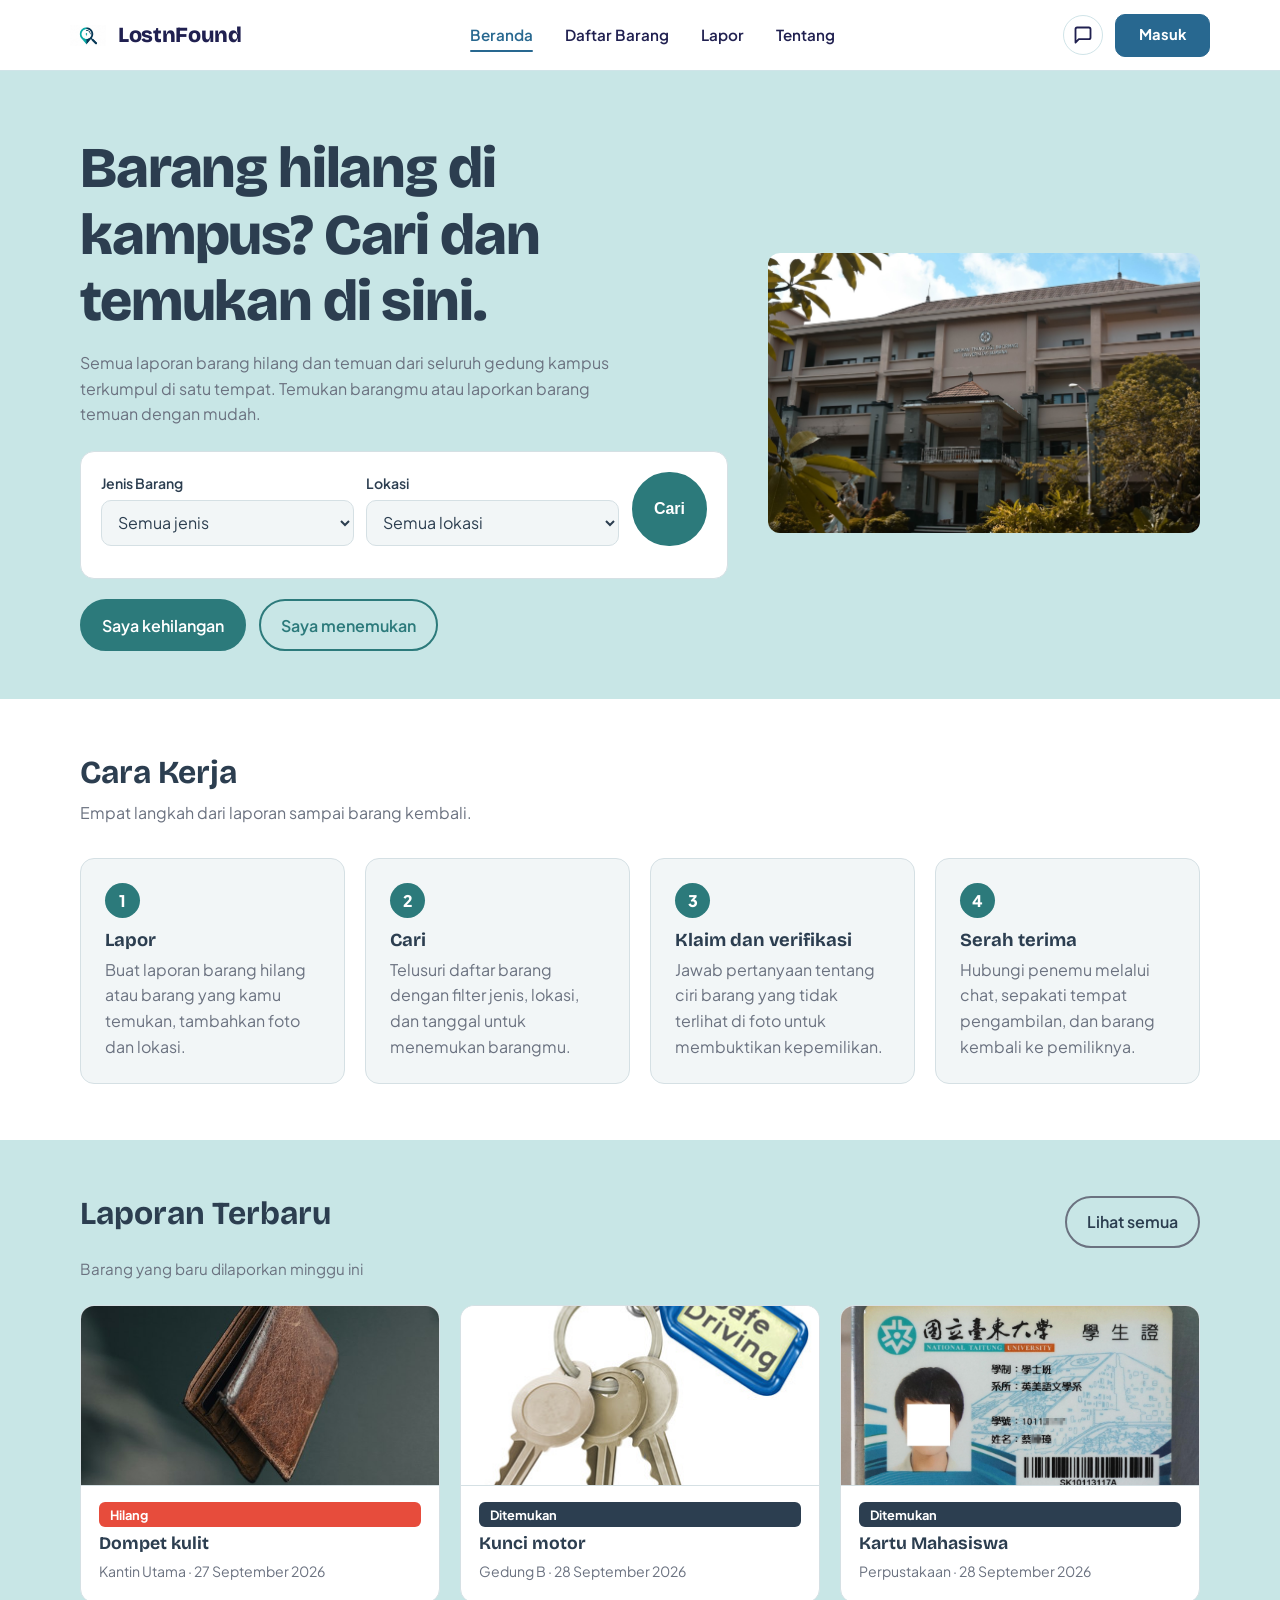
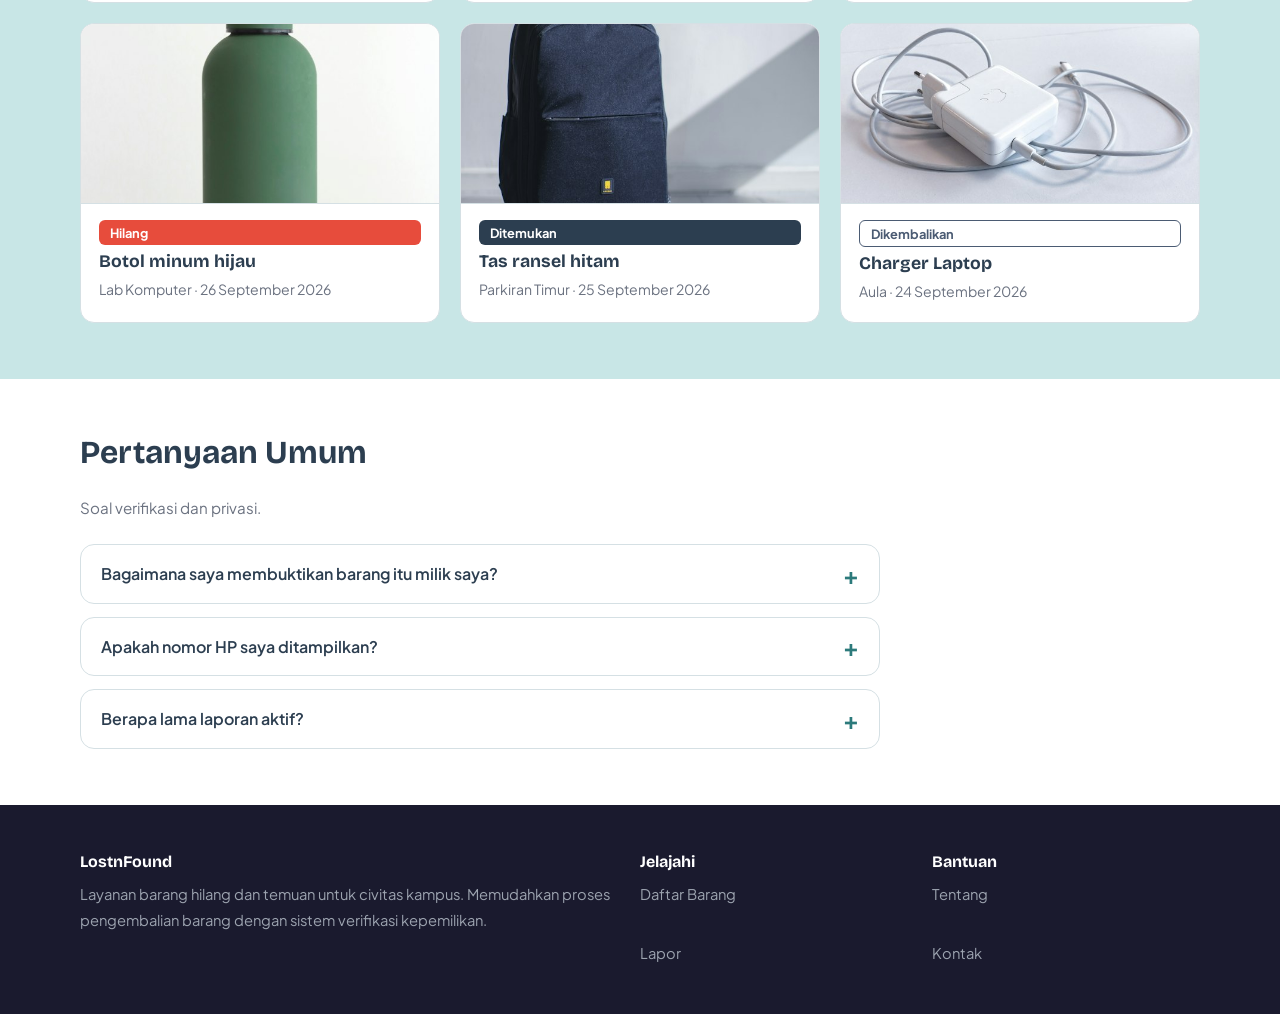
<file: Frontend/index.html>
<!DOCTYPE html>
<html lang="id">
<head>
  <meta charset="UTF-8">
  <meta name="viewport" content="width=device-width, initial-scale=1.0">
  <title>LostnFound</title>
  <link rel="icon" href="assets/nowrite.jpg" type="image/jpeg">
  <link rel="preconnect" href="https://fonts.googleapis.com">
  <link rel="preconnect" href="https://fonts.gstatic.com" crossorigin>
  <link href="https://fonts.googleapis.com/css2?family=Bricolage+Grotesque:wght@600;700;800&family=Plus+Jakarta+Sans:wght@400;500;600;700&display=swap" rel="stylesheet">
  <link rel="stylesheet" href="core/css/variables.css">
  <link rel="stylesheet" href="core/css/base.css">
  <link rel="stylesheet" href="core/css/navbar.css">
  <link rel="stylesheet" href="core/css/components.css">
  <link rel="stylesheet" href="style.css">
</head>
<body>

  <!-- Header Navigasi -->
  <header class="site-nav-wrapper">
    <nav class="container site-nav" aria-label="Navigasi Utama">
      <a class="brand-group" href="index.html">
        <img src="assets/nowrite.jpg" alt="LostnFound Logo" style="width:36px;height:36px;object-fit:contain;border-radius:6px;">
        <span class="brand-title">LostnFound</span>
      </a>

      <ul class="nav-menu">
        <li><a class="nav-link active" href="index.html">Beranda</a></li>
        <li><a class="nav-link" href="pages/laporan/laporan_page/laporan.html">Daftar Barang</a></li>
        <li><a class="nav-link" href="pages/laporan/laporan_pop_up/laporan_pop_up.html">Lapor</a></li>
        <li><a class="nav-link" href="#cara-kerja">Tentang</a></li>
      </ul>
      <div class="nav-actions">
        <a class="btn-nav-action" href="pages/login/login.html">Masuk</a>
      </div>
    </nav>
  </header>

  <main>
    
    <!-- Hero Section -->
    <section class="hero">
      <div class="container hero__grid">
        <div class="hero__content">
          <h1>Barang hilang di kampus? Cari dan temukan di sini.</h1>
          <p>Semua laporan barang hilang dan temuan dari seluruh gedung kampus terkumpul di satu tempat. Temukan barangmu atau laporkan barang temuan dengan mudah.</p>
          
          <!-- Search Box -->
          <div class="hero__search">
            <form role="search" action="pages/laporan/laporan_page/laporan.html" method="get">
              <div class="search-fields">
                <div class="search-field">
                  <label for="jenis">Jenis Barang</label>
                  <select id="jenis" name="jenis">
                    <option value="">Semua jenis</option>
                    <option value="Aksesoris">Aksesoris</option>
                    <option value="Kendaraan">Kendaraan</option>
                    <option value="Dokumen">Dokumen</option>
                    <option value="Elektronik">Elektronik</option>
                    <option value="Tas">Tas</option>
                  </select>
                </div>
                <div class="search-field">
                  <label for="lokasi">Lokasi</label>
                  <select id="lokasi" name="lokasi">
                    <option value="">Semua lokasi</option>
                    <option value="Kantin Utama">Kantin Utama</option>
                    <option value="Gedung B">Gedung B</option>
                    <option value="Perpustakaan">Perpustakaan</option>
                    <option value="Lab Komputer">Lab Komputer</option>
                    <option value="Aula">Aula</option>
                    <option value="Parkiran Timur">Parkiran Timur</option>
                  </select>
                </div>
                <button class="btn" type="submit">Cari</button>
              </div>
            </form>
          </div>

          <!-- CTA Actions -->
          <div class="hero__actions">
            <a href="pages/laporan/laporan_pop_up/laporan_pop_up.html?tipe=hilang" class="btn">Saya kehilangan</a>
            <a href="pages/laporan/laporan_pop_up/laporan_pop_up.html?tipe=ditemukan" class="btn btn--ghost">Saya menemukan</a>
          </div>
        </div>

        <!-- Illustration Placeholder -->
        <div class="hero__illustration" style="padding: 0; border: none; overflow: hidden; border-radius: 12px;">
        <img src="assets/TI.jpg" alt="Rektorat Universitas Udayana" style="width: 100%; height: 100%; object-fit: cover; display: block;">
        </div>
      </div>
    </section>

    <!-- Cara Kerja -->
    <section class="how-it-works" id="cara-kerja">
      <div class="container">
        <h2 class="section-title">Cara Kerja</h2>
        <p class="how-it-works__subtitle">Empat langkah dari laporan sampai barang kembali.</p>
        <ol class="steps">
          <li class="steps__item">
            <h3>Lapor</h3>
            <p>Buat laporan barang hilang atau barang yang kamu temukan, tambahkan foto dan lokasi.</p>
          </li>
          <li class="steps__item">
            <h3>Cari</h3>
            <p>Telusuri daftar barang dengan filter jenis, lokasi, dan tanggal untuk menemukan barangmu.</p>
          </li>
          <li class="steps__item">
            <h3>Klaim dan verifikasi</h3>
            <p>Jawab pertanyaan tentang ciri barang yang tidak terlihat di foto untuk membuktikan kepemilikan.</p>
          </li>
          <li class="steps__item">
            <h3>Serah terima</h3>
            <p>Hubungi penemu melalui chat, sepakati tempat pengambilan, dan barang kembali ke pemiliknya.</p>
          </li>
        </ol>
      </div>
    </section>

    <!-- Laporan Terbaru -->
    <section class="latest-reports">
      <div class="container">
        <div class="latest-reports__header">
          <div class="latest-reports__title-wrapper">
            <h2 class="section-title">Laporan Terbaru</h2>
            <p>Barang yang baru dilaporkan minggu ini</p>
          </div>
          <a href="pages/laporan/laporan_page/laporan.html" class="btn btn--secondary">Lihat semua</a>
        </div>

        <div class="grid" id="latest-reports-grid" aria-live="polite">
          <!-- Skeleton Loading Cards (diganti dinamis oleh index.js) -->
          <article class="item-card" aria-hidden="true">
            <div class="item-card__image skeleton-shimmer"></div>
            <div class="item-card__body">
              <span class="skeleton-shimmer skeleton-line--badge"></span>
              <div class="skeleton-shimmer skeleton-line skeleton-line--title"></div>
              <div class="skeleton-shimmer skeleton-line skeleton-line--meta"></div>
            </div>
          </article>
          <article class="item-card" aria-hidden="true">
            <div class="item-card__image skeleton-shimmer"></div>
            <div class="item-card__body">
              <span class="skeleton-shimmer skeleton-line--badge"></span>
              <div class="skeleton-shimmer skeleton-line skeleton-line--title"></div>
              <div class="skeleton-shimmer skeleton-line skeleton-line--meta"></div>
            </div>
          </article>
          <article class="item-card" aria-hidden="true">
            <div class="item-card__image skeleton-shimmer"></div>
            <div class="item-card__body">
              <span class="skeleton-shimmer skeleton-line--badge"></span>
              <div class="skeleton-shimmer skeleton-line skeleton-line--title"></div>
              <div class="skeleton-shimmer skeleton-line skeleton-line--meta"></div>
            </div>
          </article>
        </div>
      </div>
    </section>

    <!-- FAQ -->
    <section class="faq">
      <div class="container">
        <h2 class="section-title">Pertanyaan Umum</h2>
        <p class="faq__subtitle">Soal verifikasi dan privasi.</p>
        <div class="faq__list">
          
          <details class="faq__item">
            <summary>Bagaimana saya membuktikan barang itu milik saya?</summary>
            <div class="faq__answer">
              <p>Saat mengklaim barang, kamu akan diminta menjawab pertanyaan tentang ciri-ciri barang yang tidak ditampilkan di foto, seperti isi dompet, warna pelapis dalam tas, atau detail lain yang hanya pemilik asli yang tahu. Sistem akan mencocokkan jawabanmu dengan ciri rahasia yang diisi oleh penemu atau pelapor.</p>
            </div>
          </details>

          <details class="faq__item">
            <summary>Apakah nomor HP saya ditampilkan?</summary>
            <div class="faq__answer">
              <p>Tidak. Nomor HP dan data pribadi kamu tidak ditampilkan secara terbuka. Komunikasi antara pemilik dan penemu dilakukan melalui fitur chat internal yang menjaga privasi kedua belah pihak. Kontak langsung hanya dibagikan jika kedua pihak menyetujuinya.</p>
            </div>
          </details>

          <details class="faq__item">
            <summary>Berapa lama laporan aktif?</summary>
            <div class="faq__answer">
              <p>Laporan akan tetap aktif dan dapat dicari selama 90 hari sejak tanggal pelaporan. Jika barang sudah ditemukan atau dikembalikan sebelum batas waktu, status laporan akan diubah menjadi "Dikembalikan" dan tidak lagi muncul di pencarian aktif. Kamu juga bisa menutup laporan sendiri kapan saja.</p>
            </div>
          </details>

        </div>
      </div>
    </section>

  </main>

  <!-- Footer -->
  <footer class="site-footer" id="kontak">
    <div class="container footer-grid">
      <div>
        <h3>LostnFound</h3>
        <p>Layanan barang hilang dan temuan untuk civitas kampus. Memudahkan proses pengembalian barang dengan sistem verifikasi kepemilikan.</p>
      </div>
      <div>
        <h3>Jelajahi</h3>
        <p>
          <a href="pages/laporan/laporan_page/laporan.html">Daftar Barang</a><br>
          <a href="pages/laporan/laporan_pop_up/laporan_pop_up.html">Lapor</a>
        </p>
      </div>
      <div>
        <h3>Bantuan</h3>
        <p>
          <a href="#cara-kerja">Tentang</a><br>
          <a href="#kontak">Kontak</a>
        </p>
      </div>
    </div>
  </footer>

  <script src="core/js/auth.js"></script>
  <script src="index.js"></script>
</body>
</html>
</file>
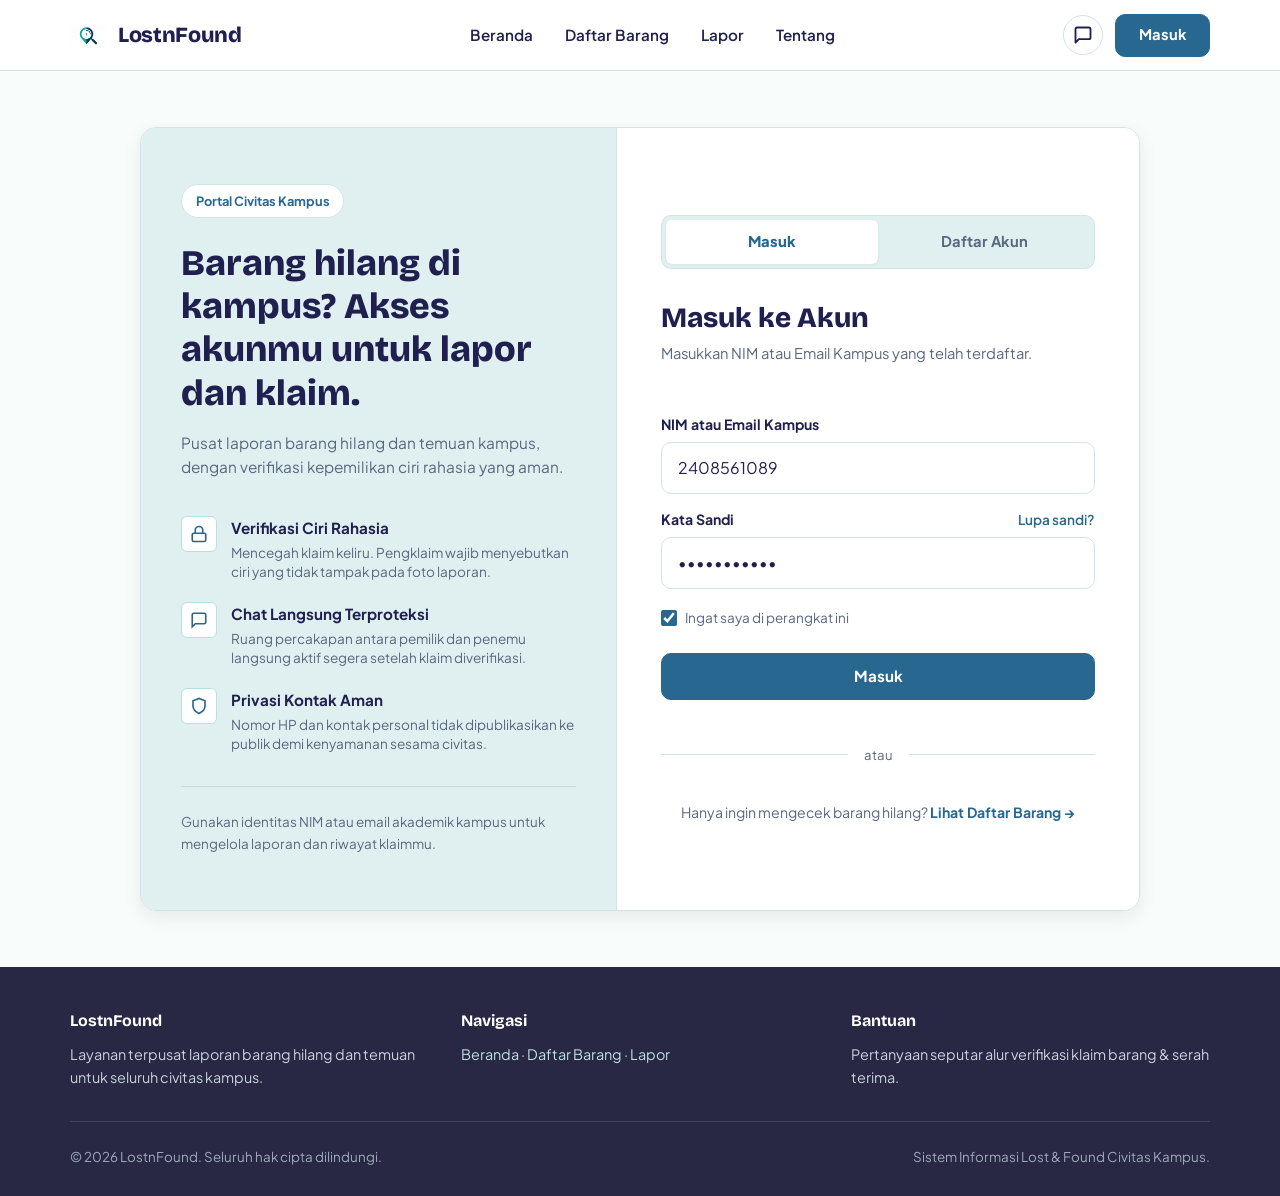
<file: Frontend/pages/admin_profile/adminpage.html>
<!DOCTYPE html>
<html lang="id">
<head>
  <meta charset="UTF-8">
  <meta name="viewport" content="width=device-width, initial-scale=1, viewport-fit=cover">
  <title>Dashboard Admin – LostnFound</title>
  <link rel="icon" href="../../assets/nowrite.jpg" type="image/jpeg">
  <link rel="preconnect" href="https://fonts.googleapis.com">
  <link rel="preconnect" href="https://fonts.gstatic.com" crossorigin>
  <link href="https://fonts.googleapis.com/css2?family=Bricolage+Grotesque:wght@600;700;800&family=Plus+Jakarta+Sans:wght@400;500;600;700&display=swap" rel="stylesheet">

  <!-- Core CSS (variables, base, components, dll lewat main.css) -->
  <link rel="stylesheet" href="../../core/css/main.css">
  <!-- Navbar CSS (aman kalau main.css sudah meng-import, tidak bentrok) -->
  <link rel="stylesheet" href="../../core/css/navbar.css">
  <!-- Komponen profil yang dipakai ulang: stat-card, tab, header card -->
  <link rel="stylesheet" href="../profile/profile.css">
  <!-- Style khusus admin -->
  <link rel="stylesheet" href="adminpage.css">
</head>
<body>

  <!-- Header Navigasi (sama dengan halaman lain; tombol kanan dirender auth.js) -->
  <header class="site-nav-wrapper">
    <nav class="container site-nav" aria-label="Navigasi Utama">
      <a class="brand-group" href="../../index.html">
        <img src="../../assets/nowrite.jpg" alt="LostnFound Logo" style="width:36px;height:36px;object-fit:contain;border-radius:6px;">
        <span class="brand-title">LostnFound</span>
      </a>
      <ul class="nav-menu">
        <li><a class="nav-link" href="../../index.html">Beranda</a></li>
        <li><a class="nav-link" href="../laporan/laporan_page/laporan.html">Daftar Barang</a></li>
        <li><a class="nav-link" href="../laporan/laporan_pop_up/laporan_pop_up.html">Lapor</a></li>
        <li><a class="nav-link" href="../../index.html#cara-kerja">Tentang</a></li>
      </ul>
      <div class="nav-actions"></div>
    </nav>
  </header>

  <main class="profile-page">
    <div class="container">

      <!-- 1. Identitas Admin -->
      <section class="profile-header-card" aria-label="Identitas Admin">
        <div class="profile-identity-row">
          <div class="profile-user-info">
            <div class="profile-avatar-wrap">
              <div class="profile-avatar" aria-hidden="true">AD</div>
              <span class="avatar-online-status" title="Akun Aktif"></span>
            </div>
            <div class="user-meta-details">
              <h1>
                Admin LostnFound
                <span class="badge badge-role">Administrator</span>
              </h1>
              <p class="user-academic-line">
                Pengelola sistem laporan barang hilang &amp; temuan · Unit Layanan Kampus
              </p>
              <div class="user-contacts-line">
                <span class="contact-pill">
                  <svg viewBox="0 0 24 24" fill="none" stroke="currentColor" stroke-width="2">
                    <path d="M4 4h16c1.1 0 2 .9 2 2v12c0 1.1-.9 2-2 2H4c-1.1 0-2-.9-2-2V6c0-1.1.9-2 2-2z"></path>
                    <polyline points="22,6 12,13 2,6"></polyline>
                  </svg>
                  admin@kampus.ac.id
                </span>
              </div>
            </div>
          </div>
          <div class="profile-header-actions">
            <a href="../laporan/laporan_page/laporan.html" class="btn btn-outline">Lihat Daftar Barang</a>
          </div>
        </div>
      </section>

      <!-- 2. Statistik Sistem -->
      <section class="profile-stats-grid" aria-label="Statistik Sistem">
        <div class="stat-card">
          <div class="stat-icon klaim" aria-hidden="true">
            <svg viewBox="0 0 24 24" fill="none" stroke="currentColor" stroke-width="2"><path d="M14 2H6a2 2 0 0 0-2 2v16a2 2 0 0 0 2 2h12a2 2 0 0 0 2-2V8z"></path><polyline points="14 2 14 8 20 8"></polyline></svg>
          </div>
          <div class="stat-info"><span class="stat-value" id="stat-total">6</span><span class="stat-label">Total Laporan</span></div>
        </div>
        <div class="stat-card">
          <div class="stat-icon hilang" aria-hidden="true">
            <svg viewBox="0 0 24 24" fill="none" stroke="currentColor" stroke-width="2"><circle cx="12" cy="12" r="10"></circle><line x1="12" y1="8" x2="12" y2="12"></line><line x1="12" y1="16" x2="12.01" y2="16"></line></svg>
          </div>
          <div class="stat-info"><span class="stat-value" id="stat-pending">3</span><span class="stat-label">Menunggu Moderasi</span></div>
        </div>
        <div class="stat-card">
          <div class="stat-icon ditemukan" aria-hidden="true">
            <svg viewBox="0 0 24 24" fill="none" stroke="currentColor" stroke-width="2"><path d="M21 16V8a2 2 0 0 0-1-1.73l-7-4a2 2 0 0 0-2 0l-7 4A2 2 0 0 0 3 8v8a2 2 0 0 0 1 1.73l7 4a2 2 0 0 0 2 0l7-4A2 2 0 0 0 21 16z"></path></svg>
          </div>
          <div class="stat-info"><span class="stat-value" id="stat-approved">2</span><span class="stat-label">Laporan Disetujui</span></div>
        </div>
        <div class="stat-card">
          <div class="stat-icon kembali" aria-hidden="true">
            <svg viewBox="0 0 24 24" fill="none" stroke="currentColor" stroke-width="2"><polyline points="20 6 9 17 4 12"></polyline></svg>
          </div>
          <div class="stat-info"><span class="stat-value">12</span><span class="stat-label">Berhasil Dikembalikan</span></div>
        </div>
      </section>

      <!-- 3. Tab Admin (Murni CSS) -->
      <input type="radio" name="admin-tabs" id="tab-a-laporan" class="profile-tab-input" checked>
      <input type="radio" name="admin-tabs" id="tab-a-report" class="profile-tab-input">
      <input type="radio" name="admin-tabs" id="tab-a-user" class="profile-tab-input">

      <nav class="profile-nav-tabs" role="tablist" aria-label="Menu Admin">
        <label for="tab-a-laporan" class="tab-btn-label" role="tab">Moderasi Laporan <span class="tab-count-badge" id="tab-count-laporan">3</span></label>
        <label for="tab-a-report" class="tab-btn-label" role="tab">Report <span class="tab-count-badge is-red" id="tab-count-report">3</span></label>
        <label for="tab-a-user" class="tab-btn-label" role="tab">Pengguna</label>
      </nav>

      <!-- TAB 1: MODERASI LAPORAN -->
      <section class="profile-tab-pane" id="pane-a-laporan" aria-label="Moderasi Laporan">
        <div class="admin-toolbar">
          <input type="search" id="admin-search" class="form-control" placeholder="Cari nama barang atau pelapor...">
          <select id="admin-filter" class="form-control" aria-label="Filter status">
            <option value="all">Semua Status</option>
            <option value="pending">Menunggu</option>
            <option value="approved">Disetujui</option>
            <option value="rejected">Ditolak</option>
          </select>
        </div>

        <div class="admin-table-wrap">
          <table class="admin-table">
            <thead>
              <tr><th>Barang</th><th>Jenis</th><th>Pelapor</th><th>Tanggal</th><th>Status</th><th class="col-actions">Aksi</th></tr>
            </thead>
            <tbody id="admin-tbody">
              <tr data-status="pending">
                <td><strong>Kunci Motor Honda Vario</strong><small>Gedung B, Lt. 2</small></td>
                <td>Temuan</td><td>Rizky</td><td>29 Sep 2026</td>
                <td><span class="badge badge-klaim"><span class="badge-dot"></span><span class="status-text">Menunggu</span></span></td>
                <td class="col-actions"><button class="btn btn-primary btn-sm" data-action="approve">Setujui</button> <button class="btn btn-outline btn-sm" data-action="reject">Tolak</button></td>
              </tr>
              <tr data-status="pending">
                <td><strong>Botol Minum Biru Tupperware</strong><small>Lab Komputer</small></td>
                <td>Temuan</td><td>Budi</td><td>28 Sep 2026</td>
                <td><span class="badge badge-klaim"><span class="badge-dot"></span><span class="status-text">Menunggu</span></span></td>
                <td class="col-actions"><button class="btn btn-primary btn-sm" data-action="approve">Setujui</button> <button class="btn btn-outline btn-sm" data-action="reject">Tolak</button></td>
              </tr>
              <tr data-status="pending">
                <td><strong>Jaket Hitam Almamater</strong><small>Kantin Fakultas</small></td>
                <td>Hilang</td><td>Deta Mahardika</td><td>27 Sep 2026</td>
                <td><span class="badge badge-klaim"><span class="badge-dot"></span><span class="status-text">Menunggu</span></span></td>
                <td class="col-actions"><button class="btn btn-primary btn-sm" data-action="approve">Setujui</button> <button class="btn btn-outline btn-sm" data-action="reject">Tolak</button></td>
              </tr>
              <tr data-status="approved">
                <td><strong>KTM a.n. Made Wirawan</strong><small>Perpustakaan Pusat Lt. 1</small></td>
                <td>Temuan</td><td>Rizky</td><td>28 Sep 2026</td>
                <td><span class="badge badge-ditemukan"><span class="badge-dot"></span><span class="status-text">Disetujui</span></span></td>
                <td class="col-actions"><button class="btn btn-outline btn-sm" data-action="reject">Tarik</button></td>
              </tr>
              <tr data-status="approved">
                <td><strong>Earphone Putih</strong><small>Parkiran Barat</small></td>
                <td>Hilang</td><td>Ayu</td><td>25 Sep 2026</td>
                <td><span class="badge badge-ditemukan"><span class="badge-dot"></span><span class="status-text">Disetujui</span></span></td>
                <td class="col-actions"><button class="btn btn-outline btn-sm" data-action="reject">Tarik</button></td>
              </tr>
              <tr data-status="rejected">
                <td><strong>Barang Tidak Jelas</strong><small>-</small></td>
                <td>Temuan</td><td>Anonim</td><td>24 Sep 2026</td>
                <td><span class="badge badge-hilang"><span class="badge-dot"></span><span class="status-text">Ditolak</span></span></td>
                <td class="col-actions"><button class="btn btn-primary btn-sm" data-action="approve">Pulihkan</button></td>
              </tr>
            </tbody>
          </table>
        </div>
        <p class="admin-empty" id="admin-empty" hidden>Tidak ada laporan yang cocok.</p>
      </section>

      <!-- TAB 2: REPORT -->
      <section class="profile-tab-pane" id="pane-a-report" aria-label="Report Laporan">
        <div class="report-summary" id="report-summary">
          <svg viewBox="0 0 24 24" fill="none" stroke="currentColor" stroke-width="2" stroke-linecap="round" stroke-linejoin="round"><path d="M4 15s1-1 4-1 5 2 8 2 4-1 4-1V3s-1 1-4 1-5-2-8-2-4 1-4 1z"></path><line x1="4" y1="22" x2="4" y2="15"></line></svg>
          <span><strong id="report-count-text">3</strong> laporan di-report pengguna dan menunggu tinjauan admin.</span>
        </div>
        <div class="items-list-wrapper" id="report-list">
        <article class="report-card">
          <div class="report-top">
            <div class="report-title-group">
              <div class="report-icon" aria-hidden="true"><svg viewBox="0 0 24 24" fill="none" stroke="currentColor" stroke-width="2" stroke-linecap="round" stroke-linejoin="round"><path d="M4 15s1-1 4-1 5 2 8 2 4-1 4-1V3s-1 1-4 1-5-2-8-2-4 1-4 1z"></path><line x1="4" y1="22" x2="4" y2="15"></line></svg></div>
              <div class="card-title-group">
                <h3>Dompet Kulit Coklat</h3>
                <div class="card-meta-inline">
                  <span>LF-20260926-003</span><span>Temuan</span><span>Pelapor: <strong>Budi</strong></span><span>26 Sep 2026</span>
                </div>
              </div>
            </div>
            <div class="report-badges">
              <span class="report-count-badge">3 report</span>
              <span class="badge badge-hilang"><span class="badge-dot"></span>Perlu Ditinjau</span>
            </div>
          </div>
          <ul class="report-reasons" aria-label="Alasan report">
            <li class="report-reason">
              <div class="reason-head"><span class="reason-tag">Laporan palsu</span><span class="reason-by">oleh Ayu · 2 jam lalu</span></div>
              <p class="reason-note">"Foto barang ini sepertinya diambil dari internet, bukan barang asli."</p>
            </li>
            <li class="report-reason">
              <div class="reason-head"><span class="reason-tag">Informasi tidak sesuai</span><span class="reason-by">oleh Rizky · 5 jam lalu</span></div>
              <p class="reason-note">"Lokasi penemuan berbeda dengan keterangan di pos satpam."</p>
            </li>
            <li class="report-reason">
              <div class="reason-head"><span class="reason-tag">Laporan palsu</span><span class="reason-by">oleh Anonim · kemarin</span></div>
              <p class="reason-note">"Pelapor sama pernah membuat laporan serupa yang ternyata tidak benar."</p>
            </li>
          </ul>
          <div class="card-actions-row">
            <a href="../laporan/laporan_page/laporan.html" class="btn btn-outline btn-sm">Lihat Laporan</a>
            <div class="report-actions">
              <button type="button" class="btn btn-outline btn-sm" data-report-action="dismiss">Abaikan Report</button>
              <button type="button" class="btn btn-outline btn-sm" data-report-action="warn">Peringatkan Pelapor</button>
              <button type="button" class="btn btn-sm btn-danger" data-report-action="delete">Hapus Laporan</button>
            </div>
          </div>
        </article>
        <article class="report-card">
          <div class="report-top">
            <div class="report-title-group">
              <div class="report-icon" aria-hidden="true"><svg viewBox="0 0 24 24" fill="none" stroke="currentColor" stroke-width="2" stroke-linecap="round" stroke-linejoin="round"><path d="M4 15s1-1 4-1 5 2 8 2 4-1 4-1V3s-1 1-4 1-5-2-8-2-4 1-4 1z"></path><line x1="4" y1="22" x2="4" y2="15"></line></svg></div>
              <div class="card-title-group">
                <h3>Kunci Motor Honda Vario</h3>
                <div class="card-meta-inline">
                  <span>LF-20260929-006</span><span>Temuan</span><span>Pelapor: <strong>Rizky</strong></span><span>29 Sep 2026</span>
                </div>
              </div>
            </div>
            <div class="report-badges">
              <span class="report-count-badge">2 report</span>
              <span class="badge badge-hilang"><span class="badge-dot"></span>Perlu Ditinjau</span>
            </div>
          </div>
          <ul class="report-reasons" aria-label="Alasan report">
            <li class="report-reason">
              <div class="reason-head"><span class="reason-tag">Data pribadi terlihat</span><span class="reason-by">oleh Deta Mahardika · 1 jam lalu</span></div>
              <p class="reason-note">"Plat nomor motor terlihat jelas di foto laporan."</p>
            </li>
            <li class="report-reason">
              <div class="reason-head"><span class="reason-tag">Laporan duplikat</span><span class="reason-by">oleh Budi · 3 jam lalu</span></div>
              <p class="reason-note">"Barang yang sama sudah dilaporkan kemarin."</p>
            </li>
          </ul>
          <div class="card-actions-row">
            <a href="../laporan/laporan_page/laporan.html" class="btn btn-outline btn-sm">Lihat Laporan</a>
            <div class="report-actions">
              <button type="button" class="btn btn-outline btn-sm" data-report-action="dismiss">Abaikan Report</button>
              <button type="button" class="btn btn-outline btn-sm" data-report-action="warn">Peringatkan Pelapor</button>
              <button type="button" class="btn btn-sm btn-danger" data-report-action="delete">Hapus Laporan</button>
            </div>
          </div>
        </article>
        <article class="report-card">
          <div class="report-top">
            <div class="report-title-group">
              <div class="report-icon" aria-hidden="true"><svg viewBox="0 0 24 24" fill="none" stroke="currentColor" stroke-width="2" stroke-linecap="round" stroke-linejoin="round"><path d="M4 15s1-1 4-1 5 2 8 2 4-1 4-1V3s-1 1-4 1-5-2-8-2-4 1-4 1z"></path><line x1="4" y1="22" x2="4" y2="15"></line></svg></div>
              <div class="card-title-group">
                <h3>Earphone Putih</h3>
                <div class="card-meta-inline">
                  <span>LF-20260925-002</span><span>Hilang</span><span>Pelapor: <strong>Ayu</strong></span><span>25 Sep 2026</span>
                </div>
              </div>
            </div>
            <div class="report-badges">
              <span class="report-count-badge">1 report</span>
              <span class="badge badge-hilang"><span class="badge-dot"></span>Perlu Ditinjau</span>
            </div>
          </div>
          <ul class="report-reasons" aria-label="Alasan report">
            <li class="report-reason">
              <div class="reason-head"><span class="reason-tag">Konten tidak pantas</span><span class="reason-by">oleh Anonim · kemarin</span></div>
              <p class="reason-note">"Deskripsi barang memuat kata-kata yang tidak sopan."</p>
            </li>
          </ul>
          <div class="card-actions-row">
            <a href="../laporan/laporan_page/laporan.html" class="btn btn-outline btn-sm">Lihat Laporan</a>
            <div class="report-actions">
              <button type="button" class="btn btn-outline btn-sm" data-report-action="dismiss">Abaikan Report</button>
              <button type="button" class="btn btn-outline btn-sm" data-report-action="warn">Peringatkan Pelapor</button>
              <button type="button" class="btn btn-sm btn-danger" data-report-action="delete">Hapus Laporan</button>
            </div>
          </div>
        </article>
        </div>
        <p class="admin-empty" id="report-empty" hidden>Semua report sudah ditangani.</p>
      </section>

      <!-- TAB 3: PENGGUNA -->
      <section class="profile-tab-pane" id="pane-a-user" aria-label="Daftar Pengguna">
        <div class="admin-table-wrap">
          <table class="admin-table">
            <thead><tr><th>Nama</th><th>NIM</th><th>Email</th><th>Status</th><th class="col-actions">Aksi</th></tr></thead>
            <tbody>
              <tr><td><strong>Deta Mahardika</strong></td><td>2505551100</td><td>deta@student.kampus.ac.id</td><td><span class="badge badge-ditemukan"><span class="badge-dot"></span>Aktif</span></td><td class="col-actions"><button class="btn btn-outline btn-sm">Nonaktifkan</button></td></tr>
              <tr><td><strong>Rizky</strong></td><td>2505551101</td><td>rizky@student.kampus.ac.id</td><td><span class="badge badge-ditemukan"><span class="badge-dot"></span>Aktif</span></td><td class="col-actions"><button class="btn btn-outline btn-sm">Nonaktifkan</button></td></tr>
              <tr><td><strong>Budi</strong></td><td>2505551102</td><td>budi@student.kampus.ac.id</td><td><span class="badge badge-hilang"><span class="badge-dot"></span>Nonaktif</span></td><td class="col-actions"><button class="btn btn-primary btn-sm">Aktifkan</button></td></tr>
            </tbody>
          </table>
        </div>
      </section>

    </div>
  </main>

  <footer class="site-footer">
    <div class="container footer-bottom">
      <p>© 2026 Temu Kembali Kampus. Seluruh hak cipta dilindungi.</p>
      <p>Panel Administrasi Lost &amp; Found Civitas Kampus.</p>
    </div>
  </footer>

  <script src="../../core/js/auth.js"></script>
  <script src="adminpage.js"></script>
</body>
</html>
</file>
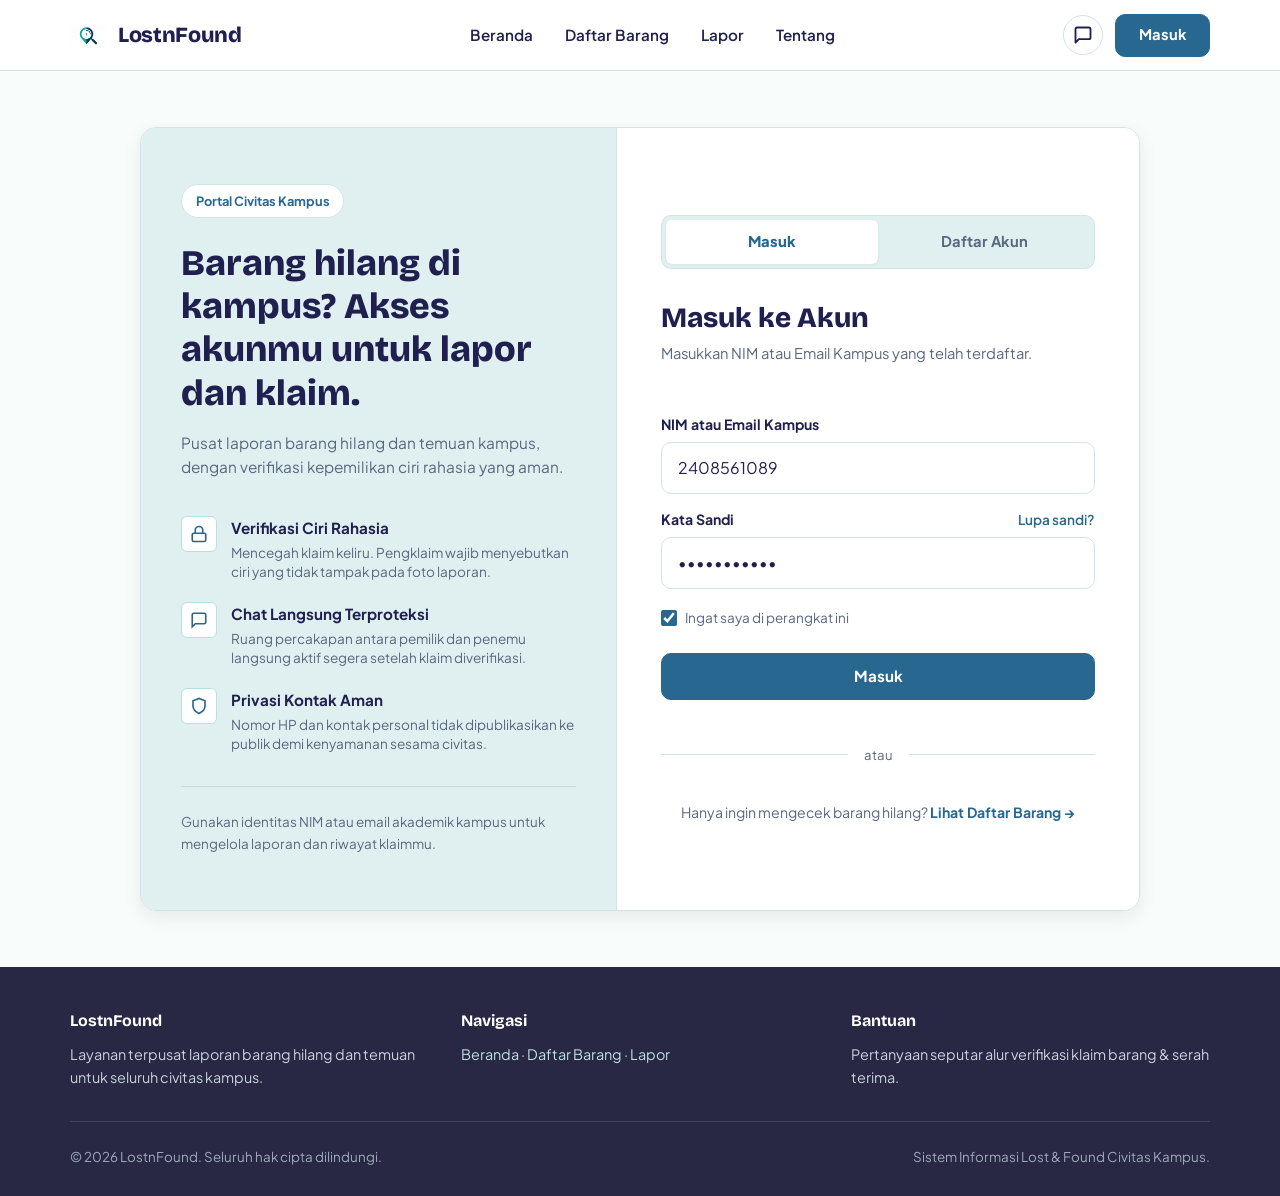
<file: Frontend/pages/chat/chat.html>
<!DOCTYPE html>
<html lang="id">
<head>
  <meta charset="UTF-8">
  <meta name="viewport" content="width=device-width, initial-scale=1, viewport-fit=cover">
  <title>Pesan – LostnFound</title>
  <link rel="icon" href="../../assets/nowrite.jpg" type="image/jpeg">
  <link rel="preconnect" href="https://fonts.googleapis.com">
  <link rel="preconnect" href="https://fonts.gstatic.com" crossorigin>
  <link href="https://fonts.googleapis.com/css2?family=Bricolage+Grotesque:wght@600;700;800&family=Plus+Jakarta+Sans:wght@400;500;600;700&display=swap" rel="stylesheet">
  <link rel="stylesheet" href="../../core/css/main.css">
  <link rel="stylesheet" href="../../core/css/navbar.css">
  <link rel="stylesheet" href="chat.css">
</head>
<body>

  <header class="site-nav-wrapper">
    <nav class="container site-nav" aria-label="Navigasi Utama">
      <a class="brand-group" href="../../index.html">
        <img src="../../assets/nowrite.jpg" alt="LostnFound Logo" style="width:36px;height:36px;object-fit:contain;border-radius:6px;">
        <span class="brand-title">LostnFound</span>
      </a>
      <ul class="nav-menu">
        <li><a class="nav-link" href="../../index.html">Beranda</a></li>
        <li><a class="nav-link" href="../laporan/laporan_page/laporan.html">Daftar Barang</a></li>
        <li><a class="nav-link" href="../laporan/laporan_pop_up/laporan_pop_up.html">Lapor</a></li>
        <li><a class="nav-link" href="chat.html" aria-current="page">Pesan</a></li>
      </ul>
      <div class="nav-actions"></div>
    </nav>
  </header>

  <main class="chat-page">
    <div class="container">
      <div class="chat-shell" id="chat-shell" data-view="list">

        <!-- PANEL KIRI: DAFTAR PERCAKAPAN -->
        <aside class="chat-sidebar" aria-label="Daftar percakapan">
          <div class="chat-sidebar-head">
            <h1>Pesan</h1>
            <input type="search" id="conv-search" class="form-control" placeholder="Cari percakapan..." aria-label="Cari percakapan">
          </div>
          <div class="conv-list" id="conv-list"></div>
        </aside>

        <!-- PANEL KANAN: RUANG CHAT -->
        <section class="chat-room" aria-label="Ruang chat">

          <div class="room-empty" id="room-empty">
            <div class="room-empty-icon" aria-hidden="true">
              <svg viewBox="0 0 24 24" fill="none" stroke="currentColor" stroke-width="1.8" stroke-linecap="round" stroke-linejoin="round"><path d="M21 15a2 2 0 0 1-2 2H7l-4 4V5a2 2 0 0 1 2-2h14a2 2 0 0 1 2 2z"></path></svg>
            </div>
            <strong>Pilih percakapan</strong>
            <p>Chat dengan penemu atau pemilik barang akan muncul di sini.</p>
          </div>

          <div class="room-active" id="room-active" hidden>
            <header class="room-header">
              <button type="button" class="back-btn" id="back-btn" aria-label="Kembali ke daftar">
                <svg viewBox="0 0 24 24" fill="none" stroke="currentColor" stroke-width="2.2" stroke-linecap="round" stroke-linejoin="round"><polyline points="15 18 9 12 15 6"></polyline></svg>
              </button>
              <span class="avatar" id="room-avatar"></span>
              <div class="room-header-info">
                <strong id="room-name"></strong>
                <small id="room-subtitle">Penemu · identitas dijaga</small>
              </div>
            </header>

            <div class="item-context" id="item-context"></div>

            <div class="messages" id="messages" aria-live="polite"></div>

            <div class="composer">
              <div class="quick-replies" id="quick-replies">
                <button type="button" class="chip">Ciri rahasia barangnya...</button>
                <button type="button" class="chip">Kapan bisa bertemu?</button>
                <button type="button" class="chip">Barangnya diambil di mana?</button>
                <button type="button" class="chip">Terima kasih!</button>
              </div>
              <div class="composer-row">
                <textarea id="msg-input" rows="1" placeholder="Tulis pesan..." aria-label="Tulis pesan"></textarea>
                <button type="button" class="send-btn" id="send-btn" aria-label="Kirim" disabled>
                  <svg viewBox="0 0 24 24" fill="none" stroke="currentColor" stroke-width="2.2" stroke-linecap="round" stroke-linejoin="round"><line x1="22" y1="2" x2="11" y2="13"></line><polygon points="22 2 15 22 11 13 2 9 22 2"></polygon></svg>
                </button>
              </div>
            </div>
          </div>

        </section>
      </div>
    </div>
  </main>

  <script src="../../core/js/auth.js"></script>
  <script src="chat.js"></script>
</body>
</html>
</file>
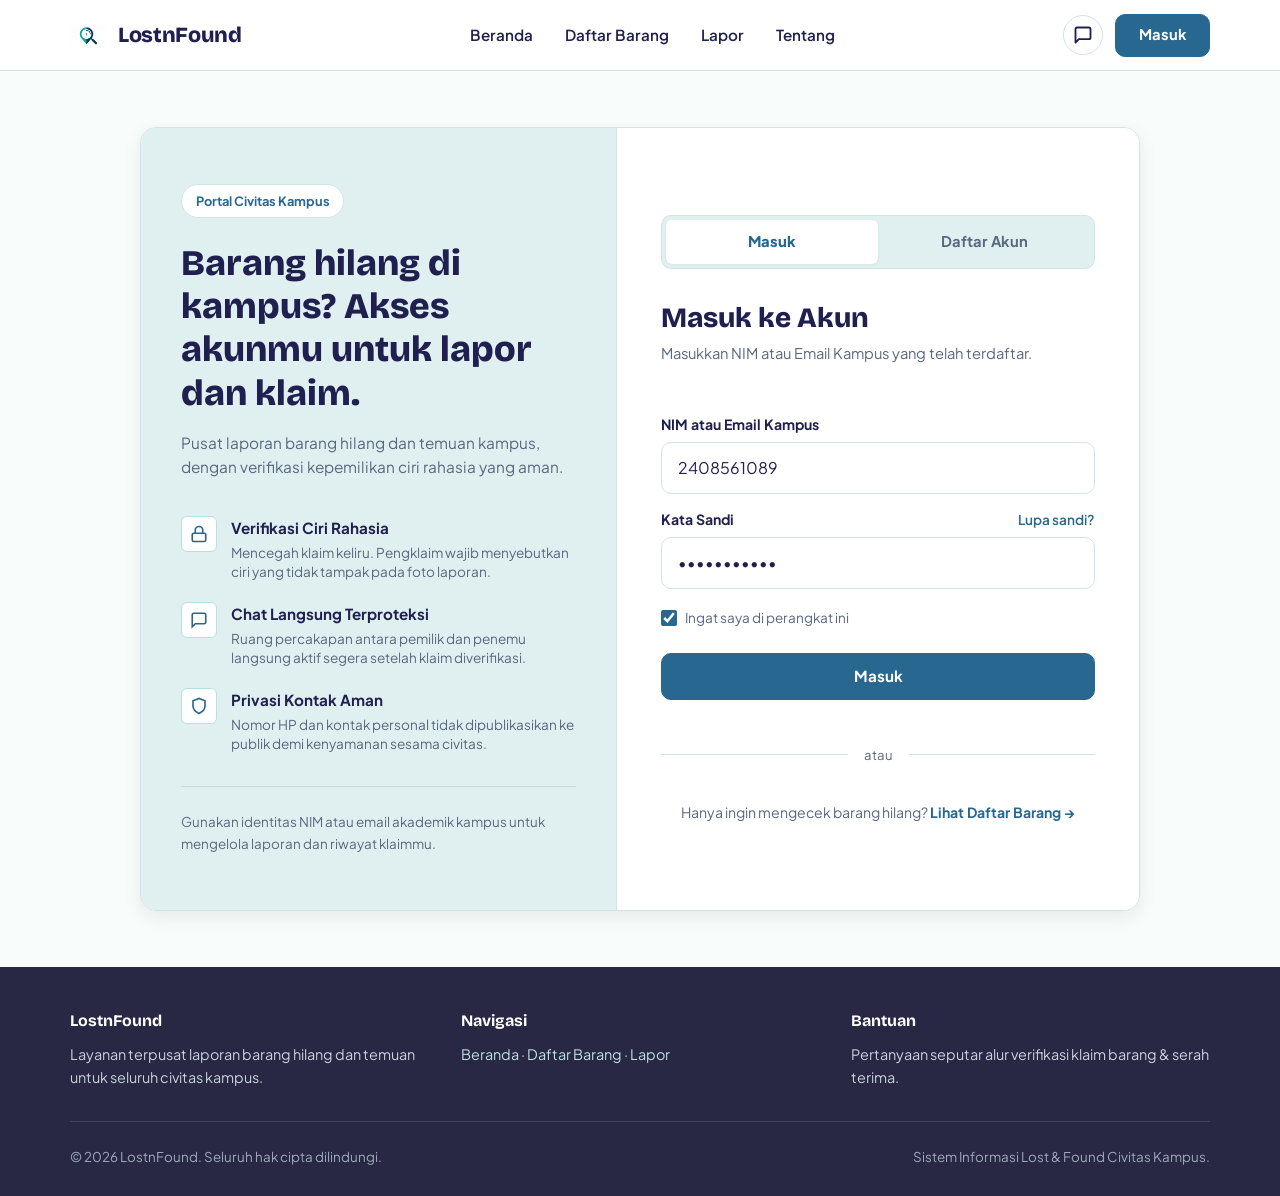
<file: Frontend/pages/klaim/klaim.html>
<!DOCTYPE html>
<html lang="id">
<head>
  <meta charset="UTF-8">
  <meta name="viewport" content="width=device-width, initial-scale=1.0">
  <title>Ajukan Klaim Barang - LostnFound</title>
  <link rel="icon" href="../../assets/nowrite.jpg" type="image/jpeg">
  <link rel="preconnect" href="https://fonts.googleapis.com">
  <link rel="preconnect" href="https://fonts.gstatic.com" crossorigin>
  <link href="https://fonts.googleapis.com/css2?family=Bricolage+Grotesque:wght@600;700;800&family=Plus+Jakarta+Sans:wght@400;500;600;700&display=swap" rel="stylesheet">
  <link rel="stylesheet" href="../../core/css/variables.css">
  <link rel="stylesheet" href="../../core/css/base.css">
  <link rel="stylesheet" href="../../core/css/components.css">
  <link rel="stylesheet" href="../../core/css/navbar.css">
  <link rel="stylesheet" href="../../core/css/status.css">
  <link rel="stylesheet" href="klaim.css">
</head>
<body>

  <!-- Header Navigasi -->
  <header class="site-nav-wrapper">
    <nav class="container site-nav" aria-label="Navigasi Utama">
      <a class="brand-group" href="../../index.html">
        <img src="../../assets/nowrite.jpg" alt="LostnFound Logo" style="width:36px;height:36px;object-fit:contain;border-radius:6px;">
        <span class="brand-title">LostnFound</span>
      </a>
      <ul class="nav-menu">
        <li><a class="nav-link" href="../../index.html">Beranda</a></li>
        <li><a class="nav-link" href="../laporan/laporan_page/laporan.html">Daftar Barang</a></li>
        <li><a class="nav-link" href="../laporan/laporan_pop_up/laporan_pop_up.html">Lapor</a></li>
        <li><a class="nav-link" href="../../index.html#cara-kerja">Tentang</a></li>
      </ul>
      <div class="nav-actions">
        <a class="btn-nav-action" href="../login/login.html">Masuk</a>
      </div>
    </nav>
  </header>

  <main>
    <section class="klaim-page">
      <div class="container">
        <!-- Judul Halaman -->
        <header class="klaim-header">
          <h1>Ajukan Klaim Barang</h1>
          <p class="klaim-subtitle">Isi formulir di bawah untuk mengajukan klaim kepemilikan barang ini.</p>
        </header>

        <!-- Kartu Ringkasan Barang -->
        <article class="item-summary">
          <div class="item-summary__image" id="klaim-img-container" style="background: #f4fafa; overflow: hidden; position: relative;">
            <div class="placeholder-image">Memuat foto...</div>
          </div>
          <div class="item-summary__content">
            <div class="item-summary__badges">
              <span class="status-badge" id="klaim-item-status">Ditemukan</span>
            </div>
            <h2 class="item-summary__title" id="klaim-item-title">Memuat barang...</h2>
            <dl class="item-summary__meta">
              <div class="meta-row">
                <dt>Kategori</dt>
                <dd id="klaim-item-kategori">-</dd>
              </div>
              <div class="meta-row">
                <dt>Lokasi Ditemukan</dt>
                <dd id="klaim-item-lokasi">-</dd>
              </div>
              <div class="meta-row">
                <dt>Tanggal Ditemukan</dt>
                <dd id="klaim-item-tanggal">-</dd>
              </div>
              <div class="meta-row">
                <dt>Kode Laporan</dt>
                <dd id="klaim-item-kode">-</dd>
              </div>
            </dl>
          </div>
        </article>

        <!-- Form Klaim -->
        <section class="klaim-form-section">
          <h2>Verifikasi Kepemilikan</h2>
          <p class="form-intro">Sebutkan ciri spesifik atau rahasia dari barang ini yang tidak terlihat pada foto laporan untuk membuktikan kepemilikan Anda.</p>

          <form class="klaim-form" id="form-klaim" action="#" method="post" enctype="multipart/form-data">
            <!-- Petunjuk Verifikasi -->
            <div class="form-group">
              <label class="form-label" for="verification-question">Petunjuk Verifikasi Barang</label>
              <div class="verification-question-box">
                <p id="verification-question">Sebutkan detail isi, merk, goresan, atau ciri khusus pada barang ini.</p>
              </div>
            </div>

            <!-- Ciri Rahasia (Wajib) -->
            <div class="form-group">
              <label class="form-label" for="ciri-rahasia">Ciri Rahasia Barang <span class="required" aria-hidden="true">*</span></label>
              <textarea id="ciri-rahasia" name="ciri_rahasia" class="form-control" rows="3" required placeholder="Contoh: Di bagian dalam ada stiker kucing, terdapat goresan kecil di pojok kanan..."></textarea>
              <p class="form-hint">Jelaskan ciri rahasia yang hanya diketahui oleh pemilik asli barang.</p>
            </div>

            <!-- Upload Bukti Kepemilikan (Opsional) -->
            <div class="form-group">
              <label class="form-label" for="bukti">Bukti Kepemilikan (Opsional)</label>
              <input type="file" id="bukti" name="bukti" class="form-control" accept="image/*">
              <p class="form-hint">Unggah foto struk pembelian, foto lama barang, atau dokumen lain yang membuktikan kepemilikan. Maksimal 5 MB.</p>
            </div>

            <!-- Catatan Tambahan (Opsional) -->
            <div class="form-group">
              <label class="form-label" for="catatan">Catatan Tambahan (Opsional)</label>
              <textarea id="catatan" name="catatan" class="form-control" rows="3" placeholder="Tambahkan informasi tambahan atau waktu rencana pengambilan..."></textarea>
            </div>

            <!-- Checkbox Persetujuan (Wajib) -->
            <div class="form-group form-group--checkbox">
              <label class="checkbox-label">
                <input type="checkbox" name="persetujuan" id="persetujuan" required>
                <span class="checkbox-text">Saya menyatakan barang ini benar milik saya dan informasi yang saya berikan adalah benar.</span>
              </label>
            </div>

            <!-- Tombol Aksi -->
            <div class="form-actions">
              <button type="submit" class="btn btn--primary" id="btn-submit-klaim">Ajukan Klaim & Hubungi Penemu</button>
              <a href="../laporan/laporan_page/laporan.html" class="btn btn--ghost" id="btn-batal-klaim">Batal</a>
            </div>
          </form>
        </section>

        <!-- Kotak Info -->
        <aside class="info-box">
          <p><strong>Info:</strong> Setelah mengajukan klaim, Anda akan langsung diarahkan ke ruang Chat dengan penemu/admin untuk proses serah terima.</p>
        </aside>
      </div>
    </section>
  </main>

  <!-- Footer -->
  <footer class="site-footer" id="kontak">
    <div class="container footer-grid">
      <div>
        <h3>LostnFound</h3>
        <p>Layanan barang hilang dan temuan untuk civitas kampus. Memudahkan proses pengembalian barang dengan sistem verifikasi kepemilikan.</p>
      </div>
      <div>
        <h3>Jelajahi</h3>
        <p>
          <a href="../laporan/laporan_page/laporan.html">Daftar Barang</a><br>
          <a href="../laporan/laporan_pop_up/laporan_pop_up.html">Lapor</a>
        </p>
      </div>
      <div>
        <h3>Bantuan</h3>
        <p>
          <a href="../../index.html#cara-kerja">Tentang</a><br>
          <a href="#kontak">Kontak</a>
        </p>
      </div>
    </div>
  </footer>

  <script src="../../core/js/auth.js"></script>
  <script>
    // Data dummy disamakan persis dengan detail_barang.js dan laporan.js
    const dummyData = [
      { id: 1, nama: "Dompet cokelat", jenis: "Aksesoris", lokasi: "Kantin Utama", tanggal: "2026-09-27", status: "Hilang", img: "../../assets/items/dompet.jpg", petunjuk: "Apa merk dompet ini dan apa saja kartu atau barang yang ada di dalamnya?" },
      { id: 2, nama: "Kunci motor Honda", jenis: "Kendaraan", lokasi: "Gedung B", tanggal: "2026-09-28", status: "Ditemukan", img: "../../assets/items/kunci.jpg", petunjuk: "Karakter apa yang menjadi gantungan kunci motor ini dan warna apa?" },
      { id: 3, nama: "KTM a.n. Made Wirawan", jenis: "Dokumen", lokasi: "Perpustakaan", tanggal: "2026-09-28", status: "Ditemukan", img: "../../assets/items/ktm.jpg", petunjuk: "Sebutkan 4 digit terakhir NIM dan Program Studi yang tertera pada KTM." },
      { id: 4, nama: "Botol minum biru", jenis: "Aksesoris", lokasi: "Lab Komputer", tanggal: "2026-09-26", status: "Hilang", img: "../../assets/items/tumbler.jpg", petunjuk: "Gambar stiker apa yang menempel di bagian bawah botol minum ini?" },
      { id: 5, nama: "Tas ransel hitam", jenis: "Tas", lokasi: "Parkiran Timur", tanggal: "2026-09-25", status: "Ditemukan", img: "../../assets/items/tas.jpg", petunjuk: "Apa merk tas ransel ini dan buku/barang apa yang ada di kantong depan?" },
      { id: 6, nama: "Charger Laptop HP", jenis: "Elektronik", lokasi: "Aula", tanggal: "2026-09-24", status: "Dikembalikan", img: "../../assets/items/charger.jpg", petunjuk: "Berapa watt adaptor charger ini dan ada tanda khusus apa di kabelnya?" }
    ];

    function formatDate(dateString) {
      if (!dateString) return '-';
      const options = { day: 'numeric', month: 'long', year: 'numeric' };
      const parts = dateString.split('-');
      if (parts.length !== 3) return dateString;
      const [y, m, d] = parts.map(Number);
      return new Date(y, m - 1, d).toLocaleDateString('id-ID', options);
    }

    // Helper Resolusi URL Gambar agar adaptif terhadap path relatif
    function resolveImgUrl(url) {
      if (!url) return '../../assets/nowrite.jpg';
      if (url.startsWith('data:image') || url.startsWith('http://') || url.startsWith('https://')) {
        return url;
      }
      if (url.startsWith('Backend/')) {
        return '../../../' + url;
      }
      if (url.startsWith('assets/')) {
        return '../../' + url;
      }
      return url;
    }

    // Fungsi Asinkron: Ambil data barang dari Backend MySQL / localStorage / dummyData
    async function fetchItemForClaim(id) {
      // 1. Coba fetch dari API Backend PHP / MySQL
      try {
        const res = await fetch(`../../../Backend/api/laporan.php?id=${encodeURIComponent(id)}`, { credentials: 'include' });
        if (res.ok) {
          const result = await res.json();
          if (result && result.success && result.data) {
            const itm = result.data;
            const namaBarang = itm.nama || itm.nama_barang || 'Barang Temuan';
            return {
              id: itm.id,
              nama: namaBarang,
              jenis: itm.jenis || itm.jenis_barang || 'Lainnya',
              lokasi: itm.lokasi || '-',
              tanggal: itm.tanggal || new Date().toISOString().slice(0, 10),
              status: itm.status || 'Ditemukan',
              img: resolveImgUrl(itm.foto || itm.img),
              petunjuk: `Sebutkan ciri khusus, warna spesifik, nomor seri, atau isi bagian dalam pada ${namaBarang} yang tidak tampak di foto.`,
              pelapor: itm.pelapor_name || 'Penemu'
            };
          }
        }
      } catch (err) {
        console.warn('Backend API belum aktif, mencoba pencarian data lokal:', err);
      }

      // 2. Coba cari di cache localStorage (dataBarang)
      try {
        const local = JSON.parse(localStorage.getItem('dataBarang')) || [];
        const found = local.find(x => String(x.id) === String(id));
        if (found) {
          const namaBarang = found.namaBarang || found.nama || 'Barang Temuan';
          return {
            id: found.id,
            nama: namaBarang,
            jenis: found.jenis || found.jenis_barang || 'Lainnya',
            lokasi: found.lokasi || '-',
            tanggal: found.tanggal || new Date().toISOString().slice(0, 10),
            status: found.status || (found.tipe === 'Ditemukan' ? 'Ditemukan' : 'Hilang'),
            img: resolveImgUrl(found.foto || found.img),
            petunjuk: `Sebutkan ciri khusus, warna spesifik, atau tanda pengenal pada ${namaBarang} yang tidak tampak di foto.`,
            pelapor: 'Penemu'
          };
        }
      } catch (_) {}

      // 3. Coba cari di dummyData bawaan
      const foundDummy = dummyData.find(d => String(d.id) === String(id));
      if (foundDummy) {
        return {
          ...foundDummy,
          img: resolveImgUrl(foundDummy.img),
          pelapor: 'Penemu'
        };
      }

      // 4. Fallback jika benar-benar tidak ditemukan
      return null;
    }

    document.addEventListener("DOMContentLoaded", async () => {
      // Cek apakah pengguna sudah login sebelum mengajukan klaim
      const currentUser = localStorage.getItem('lostnfound_demo_user');
      if (!currentUser) {
        alert('Silakan masuk (login) terlebih dahulu sebelum mengajukan klaim barang.');
        window.location.href = '../login/login.html';
        return;
      }

      const params = new URLSearchParams(window.location.search);
      const id = params.get("id") || "1"; // Default ke id 1 jika dibuka tanpa parameter

      // Cari barang berdasarkan ID secara dinamis
      const item = await fetchItemForClaim(id) || dummyData[0];
      const kodeTanggal = (item.tanggal || '2026-10-01').replace(/-/g, '');
      const kodeLaporan = `LF-${kodeTanggal}-${String(item.id).padStart(3, '0')}`;

      // 1. Render Foto Asli
      const imgContainer = document.getElementById("klaim-img-container");
      if (imgContainer) {
        imgContainer.innerHTML = `<img src="${item.img}" alt="${item.nama}" style="width: 100%; height: 100%; object-fit: cover; display: block;">`;
      }

      // 2. Render Teks Informasi Barang
      document.getElementById("klaim-item-title").textContent = item.nama;
      document.getElementById("klaim-item-kategori").textContent = item.jenis;
      document.getElementById("klaim-item-lokasi").textContent = item.lokasi;
      document.getElementById("klaim-item-tanggal").textContent = formatDate(item.tanggal);
      document.getElementById("klaim-item-kode").textContent = kodeLaporan;

      const statusBadge = document.getElementById("klaim-item-status");
      statusBadge.textContent = item.status;
      statusBadge.className = `status-badge status-${(item.status || 'ditemukan').toLowerCase()}`;

      // Sesuaikan petunjuk verifikasi
      document.getElementById("verification-question").textContent = item.petunjuk || "Sebutkan ciri khusus barang ini.";

      // Tombol batal kembali ke halaman detail barang yang benar
      document.getElementById("btn-batal-klaim").href = `../laporan/detail_barang/detail_barang.html?id=${item.id}`;

      // 3. Submit Form -> Buka ruang chat di Backend MySQL (fallback ke localStorage bila offline)
      const formKlaim = document.getElementById("form-klaim");
      const submitBtn = document.getElementById("btn-submit-klaim");
      formKlaim.addEventListener("submit", async (e) => {
        e.preventDefault();

        const ciriRahasia = document.getElementById("ciri-rahasia").value.trim();
        const catatan = document.getElementById("catatan").value.trim();
        let activeUser = null;
        try { activeUser = JSON.parse(currentUser); } catch (_) {}

        const dataKlaim = {
          idBarang: item.id,
          kodeLaporan: kodeLaporan,
          namaBarang: item.nama,
          kategori: item.jenis,
          lokasi: item.lokasi,
          img: item.img,
          ciriRahasia: ciriRahasia,
          catatan: catatan,
          pelapor: item.pelapor || 'Penemu Anonim',
          pengklaimEmail: (activeUser && activeUser.email) ? activeUser.email : '',
          waktuKlaim: new Date().toLocaleTimeString('id-ID', { hour: '2-digit', minute: '2-digit' })
        };

        localStorage.setItem("klaim_terbaru", JSON.stringify(dataKlaim));
        try {
          const riwayat = JSON.parse(localStorage.getItem("lostnfound_user_claims_v1") || "[]");
          riwayat.unshift(dataKlaim);
          localStorage.setItem("lostnfound_user_claims_v1", JSON.stringify(riwayat));
        } catch (_) {}

        if (submitBtn) {
          submitBtn.disabled = true;
          submitBtn.textContent = "Membuka ruang chat...";
        }

        try {
          const res = await fetch("../../../Backend/api/chat.php?action=start", {
            method: "POST",
            credentials: "include",
            headers: { "Content-Type": "application/json" },
            body: JSON.stringify({
              laporan_id: Number(item.id),
              ciri_rahasia: ciriRahasia,
              catatan: catatan
            })
          });

          const ct = res.headers.get("content-type") || "";
          if (ct.includes("application/json")) {
            const result = await res.json();
            if (res.status === 401) {
              alert(result.message || "Silakan masuk kembali.");
              window.location.href = "../login/login.html";
              return;
            }
            if (!res.ok || !result.success) {
              alert(result.message || "Gagal mengajukan klaim.");
              if (submitBtn) {
                submitBtn.disabled = false;
                submitBtn.textContent = "Ajukan Klaim & Hubungi Penemu";
              }
              return;
            }
            window.location.href = `../chat/chat.html?conv=${encodeURIComponent(result.conversation_id)}`;
            return;
          }
        } catch (err) {
          console.warn("Backend chat belum aktif, menggunakan fallback redirect lokal:", err);
        }

        // Fallback offline
        const chatParams = new URLSearchParams({
          item: kodeLaporan,
          title: item.nama,
          finder: item.pelapor || 'Penemu Anonim',
          id: item.id,
          klaim: '1'
        });
        window.location.href = `../chat/chat.html?${chatParams.toString()}`;
      });
    });
  </script>
</body>
</html>
</file>
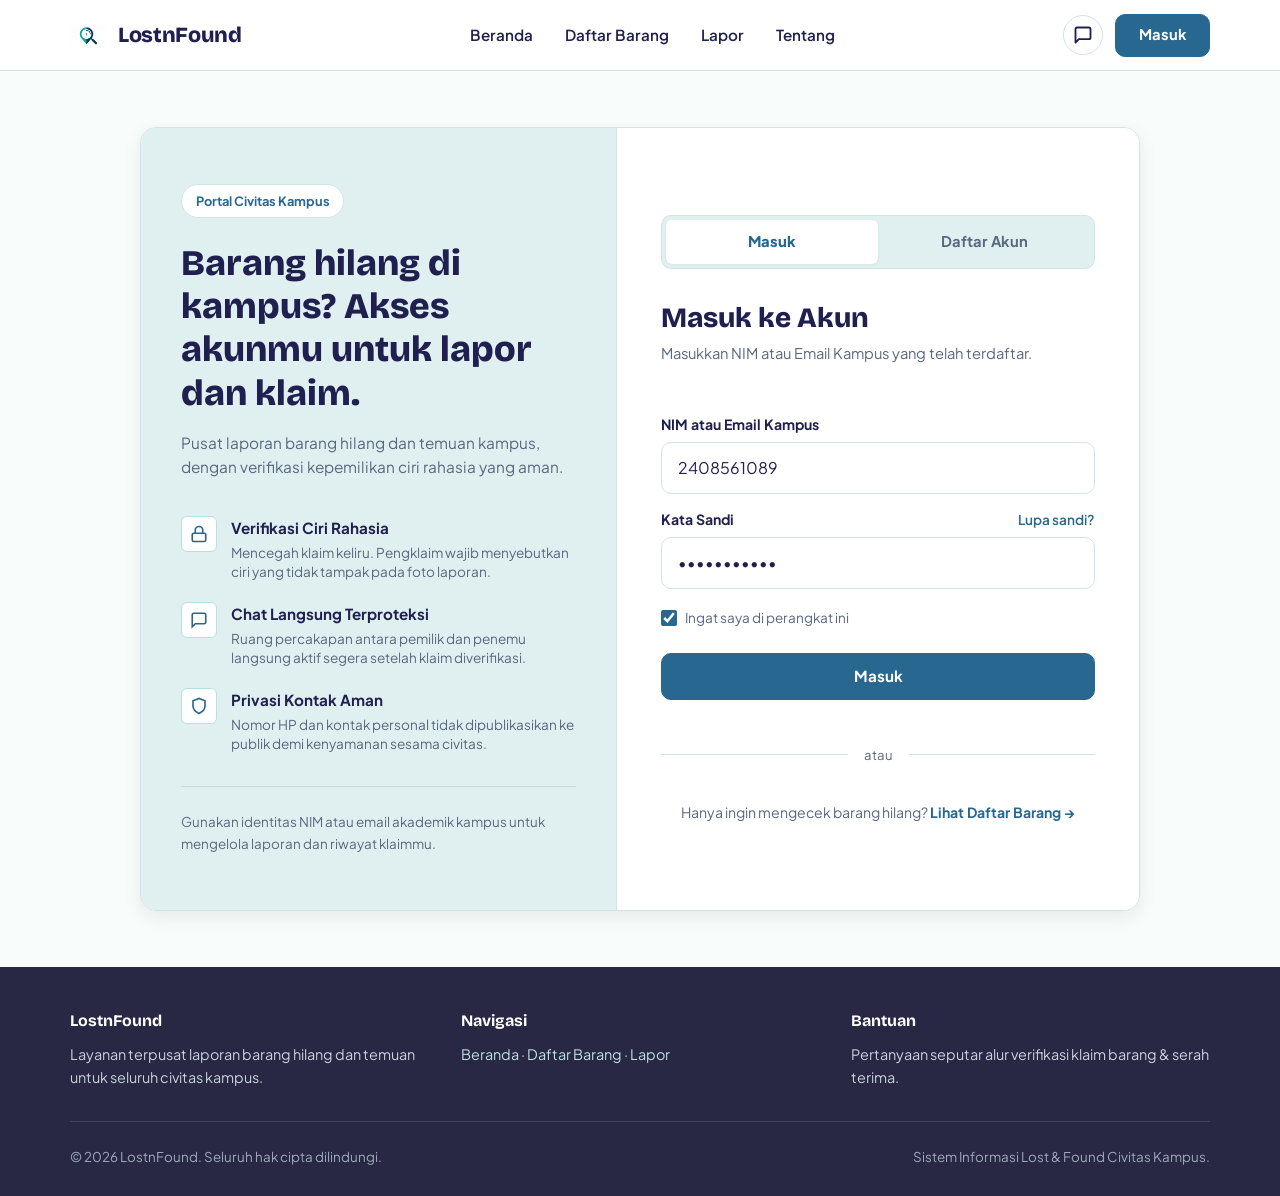
<file: Frontend/pages/login/login.html>
<!DOCTYPE html>
<html lang="id">
<head>
  <meta charset="UTF-8">
  <meta name="viewport" content="width=device-width, initial-scale=1, viewport-fit=cover">
  <title>Masuk & Daftar – LostnFound</title>
  <link rel="icon" href="../../assets/nowrite.jpg" type="image/jpeg">
  <link rel="preconnect" href="https://fonts.googleapis.com">
  <link rel="preconnect" href="https://fonts.gstatic.com" crossorigin>
  <link href="https://fonts.googleapis.com/css2?family=Bricolage+Grotesque:wght@600;700;800&family=Plus+Jakarta+Sans:wght@400;500;600;700&display=swap" rel="stylesheet">
  <link rel="stylesheet" href="../../core/css/variables.css">
  <link rel="stylesheet" href="../../core/css/base.css">
  <link rel="stylesheet" href="../../core/css/navbar.css">
  <link rel="stylesheet" href="../../core/css/main.css">
  <link rel="stylesheet" href="login.css">
</head>
<body>

  <!-- Header Navigasi -->
  <header class="site-nav-wrapper">
    <nav class="container site-nav" aria-label="Navigasi Utama">
      <a class="brand-group" href="../../index.html">
        <img src="../../assets/nowrite.jpg" alt="LostnFound Logo" style="width:36px;height:36px;object-fit:contain;border-radius:6px;">
        <span class="brand-title">LostnFound</span>
      </a>
      <ul class="nav-menu">
        <li><a class="nav-link" href="../../index.html">Beranda</a></li>
        <li><a class="nav-link" href="../laporan/laporan_page/laporan.html">Daftar Barang</a></li>
        <li><a class="nav-link" href="../laporan/laporan_pop_up/laporan_pop_up.html">Lapor</a></li>
        <li><a class="nav-link" href="../../index.html#cara-kerja">Tentang</a></li>
      </ul>
      <div class="nav-actions">
        <a class="btn-nav-action" href="login.html">Masuk</a>
      </div>
    </nav>
  </header>

  <!-- Konten Utama Auth -->
  <main class="auth-page">
    <div class="auth-container">
      
      <!-- Sisi Kiri: Hero Panel Khusus Civitas -->
      <section class="auth-hero-panel" aria-label="Informasi Portal">
        <div>
          <div class="hero-badge-tag">
            Portal Civitas Kampus
          </div>
          <h1 class="hero-heading">Barang hilang di kampus? Akses akunmu untuk lapor dan klaim.</h1>
          <p class="hero-subtitle">
            Pusat laporan barang hilang dan temuan kampus, dengan verifikasi kepemilikan ciri rahasia yang aman.
          </p>

          <div class="feature-list">
            <div class="feature-item">
              <div class="feature-icon-box" aria-hidden="true">
                <svg viewBox="0 0 24 24" fill="none" stroke="currentColor" stroke-width="2.2" stroke-linecap="round">
                  <rect x="3" y="11" width="18" height="11" rx="2" ry="2"></rect>
                  <path d="M7 11V7a5 5 0 0 1 10 0v4"></path>
                </svg>
              </div>
              <div>
                <strong>Verifikasi Ciri Rahasia</strong>
                <p>Mencegah klaim keliru. Pengklaim wajib menyebutkan ciri yang tidak tampak pada foto laporan.</p>
              </div>
            </div>

            <div class="feature-item">
              <div class="feature-icon-box" aria-hidden="true">
                <svg viewBox="0 0 24 24" fill="none" stroke="currentColor" stroke-width="2.2" stroke-linecap="round">
                  <path d="M21 15a2 2 0 0 1-2 2H7l-4 4V5a2 2 0 0 1 2-2h14a2 2 0 0 1 2 2z"></path>
                </svg>
              </div>
              <div>
                <strong>Chat Langsung Terproteksi</strong>
                <p>Ruang percakapan antara pemilik dan penemu langsung aktif segera setelah klaim diverifikasi.</p>
              </div>
            </div>

            <div class="feature-item">
              <div class="feature-icon-box" aria-hidden="true">
                <svg viewBox="0 0 24 24" fill="none" stroke="currentColor" stroke-width="2.2" stroke-linecap="round">
                  <path d="M12 22s8-4 8-10V5l-8-3-8 3v7c0 6 8 10 8 10z"></path>
                </svg>
              </div>
              <div>
                <strong>Privasi Kontak Aman</strong>
                <p>Nomor HP dan kontak personal tidak dipublikasikan ke publik demi kenyamanan sesama civitas.</p>
              </div>
            </div>
          </div>
        </div>

        <div class="hero-footer-note">
          Gunakan identitas NIM atau email akademik kampus untuk mengelola laporan dan riwayat klaimmu.
        </div>
      </section>

      <!-- Sisi Kanan: Form Masuk / Daftar Dikhususkan Civitas -->
      <section class="auth-form-panel" aria-label="Form Autentikasi">
        
        <input type="radio" name="auth-tab" id="tab-masuk" class="auth-tab-control" checked>
        <input type="radio" name="auth-tab" id="tab-daftar" class="auth-tab-control">

        <!-- Navigasi Tab Masuk / Daftar -->
        <div class="auth-tab-nav" role="tablist">
          <label for="tab-masuk" class="auth-tab-label" role="tab">Masuk</label>
          <label for="tab-daftar" class="auth-tab-label" role="tab">Daftar Akun</label>
        </div>

        <!-- PANEL MASUK -->
        <div class="auth-tab-content" id="content-masuk">
          <div class="auth-header">
            <h2>Masuk ke Akun</h2>
            <p>Masukkan NIM atau Email Kampus yang telah terdaftar.</p>
          </div>

          <form action="../profile/profile.html" method="get">
            <div class="form-group">
              <label for="login-id" class="form-label">NIM atau Email Kampus</label>
              <input 
                type="text" 
                id="login-id" 
                name="identifier" 
                class="form-control" 
                placeholder="Contoh: 2408561089 atau nama@student.ac.id" 
                value="2408561089"
                required
              >
            </div>

            <div class="form-group" style="margin-top: 0.9rem;">
              <div class="form-label">
                <span>Kata Sandi</span>
                <a href="#lupa" class="forgot-link">Lupa sandi?</a>
              </div>
              <input 
                type="password" 
                id="login-password" 
                name="password" 
                class="form-control" 
                placeholder="Masukkan kata sandi akun"
                value="password123"
                required
              >
            </div>

            <div class="form-helper-row" style="margin-top: 1.15rem; margin-bottom: 1.5rem;">
              <label class="custom-checkbox">
                <input type="checkbox" name="remember" checked>
                <span>Ingat saya di perangkat ini</span>
              </label>
            </div>

            <button type="submit" class="btn btn-primary btn-block">
              Masuk
            </button>
          </form>

          <div class="auth-divider">atau</div>

          <div class="guest-action">
            <span>Hanya ingin mengecek barang hilang? </span>
            <a href="../laporan/laporan_page/laporan.html">
              Lihat Daftar Barang →
            </a>
          </div>
        </div>

        <!-- PANEL DAFTAR -->
        <div class="auth-tab-content" id="content-daftar">
          <div class="auth-header">
            <h2>Daftar Akun Baru</h2>
            <p>Lengkapi formulir untuk membuat akun civitas kampus.</p>
          </div>

          <form action="../profile/profile.html" method="get">
            <div class="form-group">
              <label for="reg-nama" class="form-label">Nama Lengkap</label>
              <input type="text" id="reg-nama" name="nama" class="form-control" placeholder="Contoh: Made Wirawan" required>
            </div>

            <div class="form-group" style="margin-top: 0.85rem;">
              <label for="reg-nim" class="form-label">NIM / NIP</label>
              <input type="text" id="reg-nim" name="nim" class="form-control" placeholder="Nomor Induk Mahasiswa / Dosen" required>
            </div>

            <div class="form-group" style="margin-top: 0.85rem;">
              <label for="reg-email" class="form-label">Email Kampus (@student / @kampus.ac.id)</label>
              <input type="email" id="reg-email" name="email" class="form-control" placeholder="nama@student.kampus.ac.id" required>
            </div>

            <div class="form-group" style="margin-top: 0.85rem;">
              <label for="reg-pass" class="form-label">Kata Sandi</label>
              <input type="password" id="reg-pass" name="password" class="form-control" placeholder="Minimal 8 karakter" required>
            </div>

            <div class="form-group" style="margin-top: 0.85rem;">
              <label for="reg-phone" class="form-label">Nomor Telepon</label>
              <input type="tel" id="reg-phone" name="phone" class="form-control" placeholder="Contoh: 0812-3456-7890" required>
            </div>

            <div class="form-group" style="margin-top: 0.85rem;">
              <label class="custom-checkbox">
                <input type="checkbox" name="setuju" required>
                <span>Saya bersedia menjaga kejujuran dan etika pelaporan barang di kampus.</span>
              </label>
            </div>

            <button type="submit" class="btn btn-primary btn-block" style="margin-top: 1.25rem;">
              Daftar Sekarang
            </button>
          </form>

          <div class="guest-action" style="margin-top: 1.25rem;">
            <span>Sudah punya akun? </span>
            <label for="tab-masuk" style="color: var(--brand-teal); font-weight: 700; cursor: pointer; text-decoration: underline;">
              Masuk di sini
            </label>
          </div>
        </div>

      </section>

    </div>
  </main>

  <footer class="site-footer">
    <div class="container footer-grid">
      <div>
        <h4>LostnFound</h4>
        <p>Layanan terpusat laporan barang hilang dan temuan untuk seluruh civitas kampus.</p>
      </div>
      <div>
        <h4>Navigasi</h4>
        <p><a href="../../index.html">Beranda</a> · <a href="../laporan/laporan_page/laporan.html">Daftar Barang</a> · <a href="../laporan/laporan_pop_up/laporan_pop_up.html">Lapor</a></p>
      </div>
      <div>
        <h4>Bantuan</h4>
        <p>Pertanyaan seputar alur verifikasi klaim barang & serah terima.</p>
      </div>
    </div>
    <div class="container footer-bottom">
      <p>© 2026 LostnFound. Seluruh hak cipta dilindungi.</p>
      <p>Sistem Informasi Lost & Found Civitas Kampus.</p>
    </div>
  </footer>

  <script src="../../core/js/auth.js"></script>
</body>
</html>
</file>
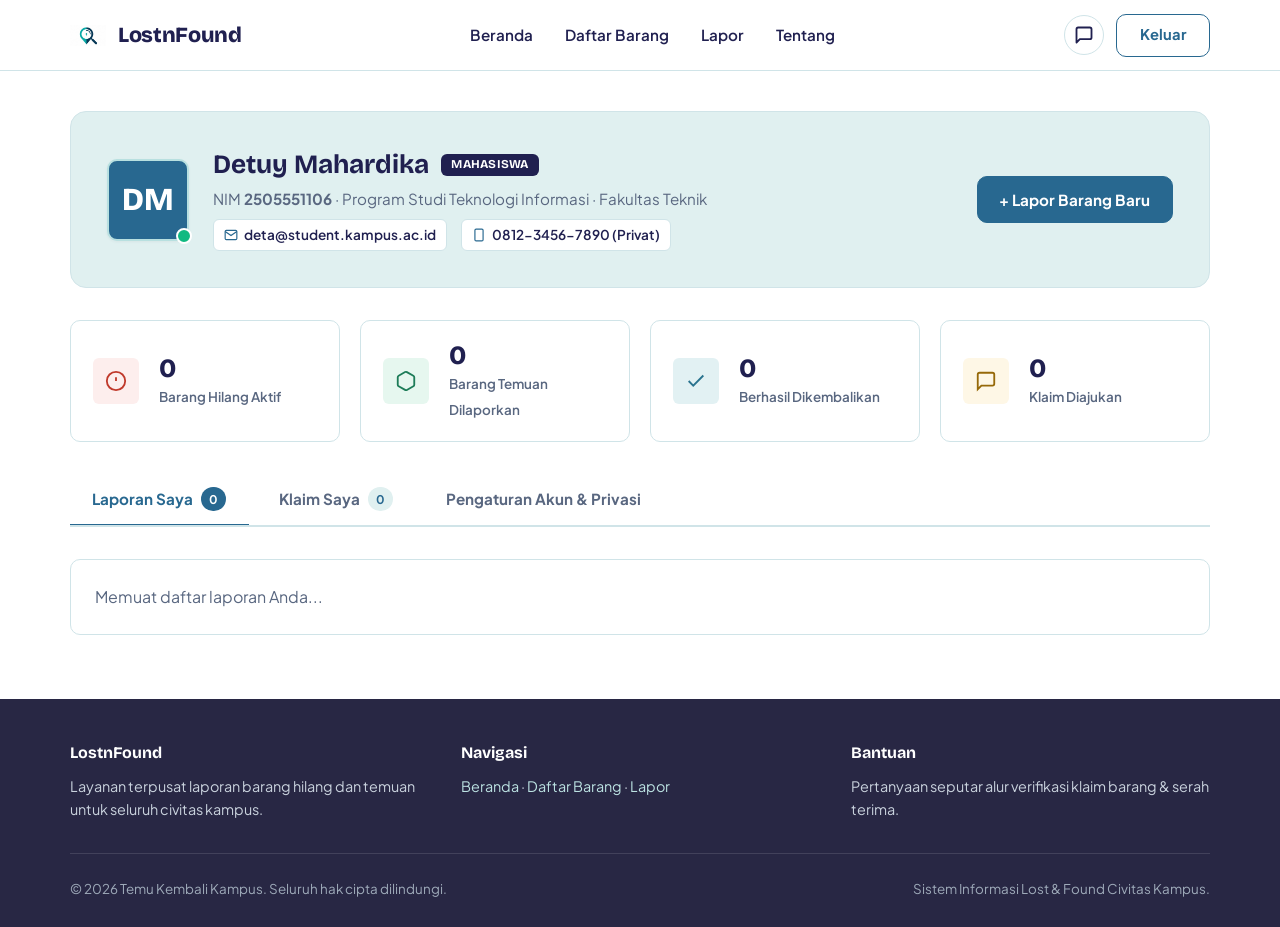
<file: Frontend/pages/profile/profile.html>
<!DOCTYPE html>
<html lang="id">
<head>
  <meta charset="UTF-8">
  <meta name="viewport" content="width=device-width, initial-scale=1, viewport-fit=cover">
  <title>Profil Saya – LostnFound</title>
  <link rel="icon" href="../../assets/nowrite.jpg" type="image/jpeg">
  <link rel="preconnect" href="https://fonts.googleapis.com">
  <link rel="preconnect" href="https://fonts.gstatic.com" crossorigin>
  <link href="https://fonts.googleapis.com/css2?family=Bricolage+Grotesque:wght@600;700;800&family=Plus+Jakarta+Sans:wght@400;500;600;700&display=swap" rel="stylesheet">
  <link rel="stylesheet" href="../../core/css/main.css">
  <link rel="stylesheet" href="profile.css">
</head>
<body>

  <!-- Header Navigasi -->
  <header class="site-nav-wrapper">
    <nav class="container site-nav" aria-label="Navigasi Utama">
      <a class="brand-group" href="../../index.html">
        <img src="../../assets/nowrite.jpg" alt="LostnFound Logo" style="width:36px;height:36px;object-fit:contain;border-radius:6px;">
        <span class="brand-title">LostnFound</span>
      </a>
      <ul class="nav-menu">
        <li><a class="nav-link" href="../../index.html">Beranda</a></li>
        <li><a class="nav-link" href="../laporan/laporan_page/laporan.html">Daftar Barang</a></li>
        <li><a class="nav-link" href="../laporan/laporan_pop_up/laporan_pop_up.html">Lapor</a></li>
        <li><a class="nav-link" href="../../index.html#cara-kerja">Tentang</a></li>
      </ul>
      <div class="nav-actions">
        <a class="btn-nav-action btn-nav-outline" href="#" onclick="logout(); return false;">Keluar</a>
      </div>
    </nav>
  </header>

  <!-- Konten Utama Profil -->
  <main class="profile-page">
    <div class="container">

      <!-- 1. Header Identitas Pengguna -->
      <section class="profile-header-card" aria-label="Identitas Pengguna">
        <div class="profile-identity-row">
          <div class="profile-user-info">
            <div class="profile-avatar-wrap">
              <div class="profile-avatar" aria-hidden="true">MW</div>
              <span class="avatar-online-status" title="Akun Aktif"></span>
            </div>
            <div class="user-meta-details">
              <h1>
                Deta Mahardika
                <span class="badge badge-role">Mahasiswa</span>
              </h1>
              <p class="user-academic-line">
                NIM <strong>2505551100</strong> · Program Studi Teknologi Informasi · Fakultas Teknik
              </p>
              <div class="user-contacts-line">
                <span class="contact-pill">
                  <svg viewBox="0 0 24 24" fill="none" stroke="currentColor" stroke-width="2">
                    <path d="M4 4h16c1.1 0 2 .9 2 2v12c0 1.1-.9 2-2 2H4c-1.1 0-2-.9-2-2V6c0-1.1.9-2 2-2z"></path>
                    <polyline points="22,6 12,13 2,6"></polyline>
                  </svg>
                  deta@student.kampus.ac.id
                </span>
                <span class="contact-pill">
                  <svg viewBox="0 0 24 24" fill="none" stroke="currentColor" stroke-width="2">
                    <rect x="5" y="2" width="14" height="20" rx="2"></rect>
                    <line x1="12" y1="18" x2="12.01" y2="18"></line>
                  </svg>
                  0812-3456-7890 (Privat)
                </span>
              </div>
            </div>
          </div>

          <div class="profile-header-actions">
            <a href="../laporan/laporan_pop_up/laporan_pop_up.html" class="btn btn-primary">
              + Lapor Barang Baru
            </a>
          </div>
        </div>
      </section>

      <!-- 2. Ringkasan Statistik Aktivitas -->
      <section class="profile-stats-grid" aria-label="Statistik Aktivitas">
        <div class="stat-card">
          <div class="stat-icon hilang" aria-hidden="true">
            <svg viewBox="0 0 24 24" fill="none" stroke="currentColor" stroke-width="2">
              <circle cx="12" cy="12" r="10"></circle>
              <line x1="12" y1="8" x2="12" y2="12"></line>
              <line x1="12" y1="16" x2="12.01" y2="16"></line>
            </svg>
          </div>
          <div class="stat-info">
            <span class="stat-value" id="stat-hilang">0</span>
            <span class="stat-label">Barang Hilang Aktif</span>
          </div>
        </div>

        <div class="stat-card">
          <div class="stat-icon ditemukan" aria-hidden="true">
            <svg viewBox="0 0 24 24" fill="none" stroke="currentColor" stroke-width="2">
              <path d="M21 16V8a2 2 0 0 0-1-1.73l-7-4a2 2 0 0 0-2 0l-7 4A2 2 0 0 0 3 8v8a2 2 0 0 0 1 1.73l7 4a2 2 0 0 0 2 0l7-4A2 2 0 0 0 21 16z"></path>
            </svg>
          </div>
          <div class="stat-info">
            <span class="stat-value" id="stat-ditemukan">0</span>
            <span class="stat-label">Barang Temuan Dilaporkan</span>
          </div>
        </div>

        <div class="stat-card">
          <div class="stat-icon kembali" aria-hidden="true">
            <svg viewBox="0 0 24 24" fill="none" stroke="currentColor" stroke-width="2">
              <polyline points="20 6 9 17 4 12"></polyline>
            </svg>
          </div>
          <div class="stat-info">
            <span class="stat-value" id="stat-kembali">0</span>
            <span class="stat-label">Berhasil Dikembalikan</span>
          </div>
        </div>

        <div class="stat-card">
          <div class="stat-icon klaim" aria-hidden="true">
            <svg viewBox="0 0 24 24" fill="none" stroke="currentColor" stroke-width="2">
              <path d="M21 15a2 2 0 0 1-2 2H7l-4 4V5a2 2 0 0 1 2-2h14a2 2 0 0 1 2 2z"></path>
            </svg>
          </div>
          <div class="stat-info">
            <span class="stat-value" id="stat-klaim">0</span>
            <span class="stat-label">Klaim Diajukan</span>
          </div>
        </div>
      </section>

      <!-- 3. Navigasi Tab Profil (Murni CSS) -->
      <input type="radio" name="profile-tabs" id="tab-laporan" class="profile-tab-input" checked>
      <input type="radio" name="profile-tabs" id="tab-klaim" class="profile-tab-input">
      <input type="radio" name="profile-tabs" id="tab-settings" class="profile-tab-input">

      <nav class="profile-nav-tabs" role="tablist" aria-label="Navigasi Menu Profil">
        <label for="tab-laporan" class="tab-btn-label" role="tab">
          Laporan Saya
          <span class="tab-count-badge" id="badge-count-laporan">0</span>
        </label>
        <label for="tab-klaim" class="tab-btn-label" role="tab">
          Klaim Saya
          <span class="tab-count-badge" id="badge-count-klaim">0</span>
        </label>
        <label for="tab-settings" class="tab-btn-label" role="tab">
          Pengaturan Akun & Privasi
        </label>
      </nav>

      <!-- TAB 1: LAPORAN SAYA -->
      <section class="profile-tab-pane" id="pane-laporan" aria-label="Daftar Laporan Saya">
        <div class="items-list-wrapper" id="profile-laporan-list">
          <article class="item-report-card">
            <p style="margin: 0; color: var(--text-muted);">Memuat daftar laporan Anda...</p>
          </article>
        </div>
      </section>

      <!-- TAB 2: KLAIM SAYA -->
      <section class="profile-tab-pane" id="pane-klaim" aria-label="Daftar Klaim Saya">
        <div class="items-list-wrapper" id="profile-klaim-list">
          <article class="item-report-card">
            <p style="margin: 0; color: var(--text-muted);">Memuat daftar klaim Anda...</p>
          </article>
        </div>
      </section>

      <!-- TAB 3: PENGATURAN AKUN & PRIVASI -->
      <section class="profile-tab-pane" id="pane-settings" aria-label="Pengaturan Akun">
        <div class="settings-box">
          <h3>Preferensi Privasi & Akun</h3>

          <form action="#" method="post">
            <div class="settings-group">
              
              <div class="setting-toggle-row">
                <div class="info">
                  <strong>Sembunyikan Nomor Telepon dari Publik</strong>
                  <p>Hanya gunakan chat internal setelah klaim ciri rahasia disetujui demi keamanan privasi.</p>
                </div>
                <label class="custom-checkbox">
                  <input type="checkbox" name="hide_phone" checked>
                </label>
              </div>

              <div class="setting-toggle-row" style="border-top: 1px solid var(--border-subtle); padding-top: 1rem;">
                <div class="info">
                  <strong>Notifikasi Email Saat Ada Klaim Baru</strong>
                  <p>Menerima email kampus jika ada orang yang mengklaim barang temuan yang Anda laporkan.</p>
                </div>
                <label class="custom-checkbox">
                  <input type="checkbox" name="notif_email" checked>
                </label>
              </div>

              <div class="form-group" style="border-top: 1px solid var(--border-subtle); padding-top: 1.25rem;">
                <label for="change-old-pass" class="form-label">Kata Sandi Saat Ini</label>
                <input type="password" id="change-old-pass" class="form-control" placeholder="Masukkan kata sandi lama">
              </div>

              <div class="form-group">
                <label for="change-new-pass" class="form-label">Kata Sandi Baru</label>
                <input type="password" id="change-new-pass" class="form-control" placeholder="Minimal 8 karakter unik">
              </div>

              <div style="margin-top: 1rem; display: flex; gap: 0.75rem;">
                <button type="submit" class="btn btn-primary">Simpan Perubahan</button>
                <button type="reset" class="btn btn-outline">Batal</button>
              </div>

            </div>
          </form>
        </div>
      </section>

    </div>
  </main>

  <!-- Footer (Sesuai Wireframe: Muted slate-navy bar) -->
  <footer class="site-footer">
    <div class="container footer-grid">
      <div>
        <h4>LostnFound</h4>
        <p>Layanan terpusat laporan barang hilang dan temuan untuk seluruh civitas kampus.</p>
      </div>
      <div>
        <h4>Navigasi</h4>
        <p><a href="../../index.html">Beranda</a> · <a href="../laporan/laporan_page/laporan.html">Daftar Barang</a> · <a href="../laporan/laporan_pop_up/laporan_pop_up.html">Lapor</a></p>
      </div>
      <div>
        <h4>Bantuan</h4>
        <p>Pertanyaan seputar alur verifikasi klaim barang & serah terima.</p>
      </div>
    </div>
    <div class="container footer-bottom">
      <p>© 2026 Temu Kembali Kampus. Seluruh hak cipta dilindungi.</p>
      <p>Sistem Informasi Lost & Found Civitas Kampus.</p>
    </div>
  </footer>

  <script src="../../core/js/auth.js"></script>
</body>
</html>
</file>
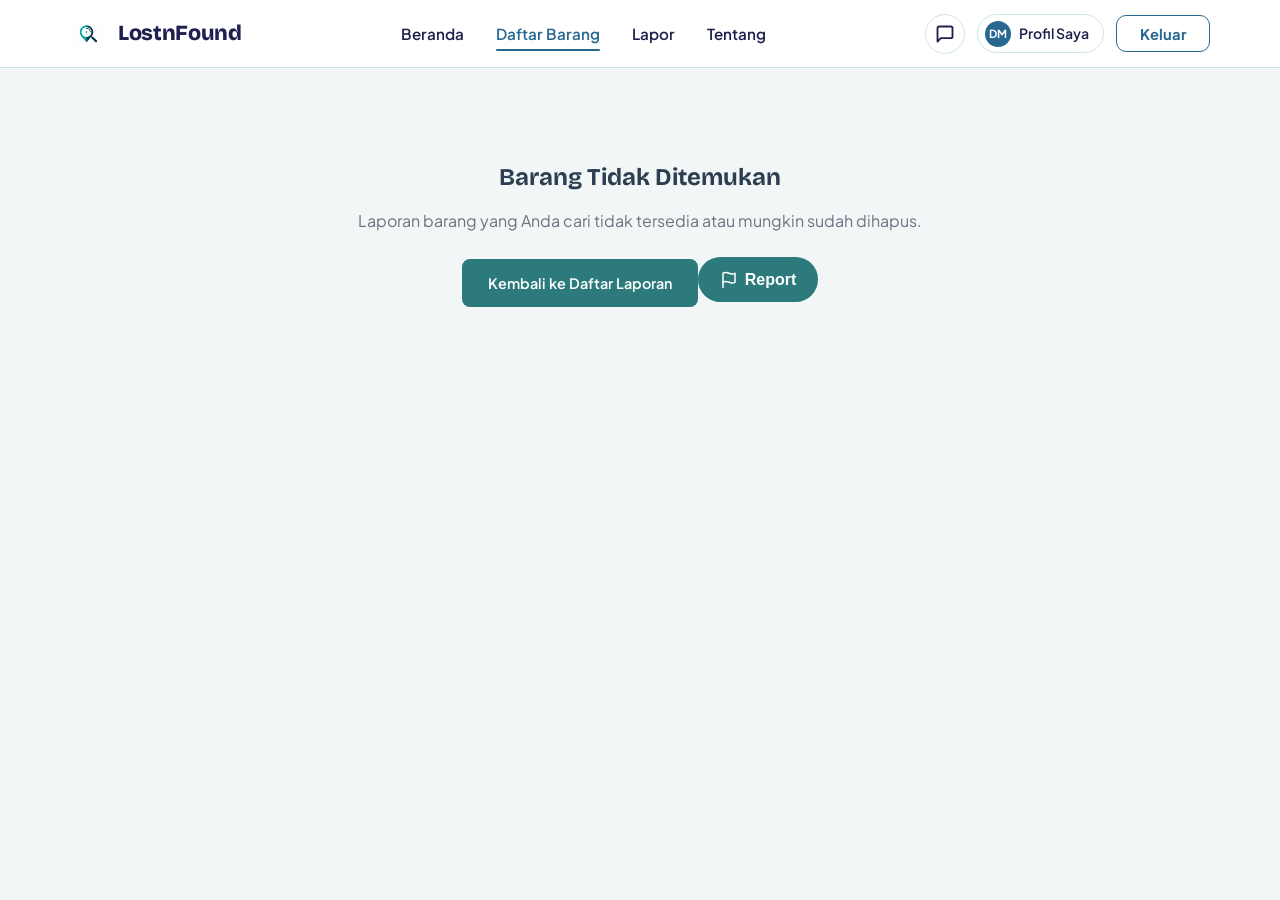
<file: Frontend/pages/laporan/detail_barang/detail_barang.html>
<!DOCTYPE html>
<html lang="id">
<head>
    <meta charset="UTF-8">
    <meta name="viewport" content="width=device-width, initial-scale=1.0">
    <meta name="description" content="Detail barang hilang atau temuan di kampus.">
    <title>Detail Barang - LostnFound</title>
    <link rel="icon" href="../../../assets/nowrite.jpg" type="image/jpeg">
    <link rel="preconnect" href="https://fonts.googleapis.com">
    <link rel="preconnect" href="https://fonts.gstatic.com" crossorigin>
    <link href="https://fonts.googleapis.com/css2?family=Bricolage+Grotesque:wght@600;700;800&family=Plus+Jakarta+Sans:wght@400;500;600;700&display=swap" rel="stylesheet">
    <link rel="stylesheet" href="../../../core/css/variables.css">
    <link rel="stylesheet" href="../../../core/css/base.css">
    <link rel="stylesheet" href="../../../core/css/navbar.css">
    <link rel="stylesheet" href="../../../core/css/components.css">
    <link rel="stylesheet" href="detail_barang.css">
</head>
<body>
    <!-- Header Navigasi -->
    <header class="site-nav-wrapper">
        <nav class="container site-nav" aria-label="Navigasi Utama">
            <a class="brand-group" href="../../../index.html">
                <img src="../../../assets/nowrite.jpg" alt="LostnFound Logo" style="width:36px;height:36px;object-fit:contain;border-radius:6px;">
                <span class="brand-title">LostnFound</span>
            </a>
            <ul class="nav-menu">
                <li><a class="nav-link" href="../../../index.html">Beranda</a></li>
                <li><a class="nav-link active" href="../laporan_page/laporan.html">Daftar Barang</a></li>
                <li><a class="nav-link" href="../laporan_pop_up/laporan_pop_up.html">Lapor</a></li>
                <li><a class="nav-link" href="../../../index.html#cara-kerja">Tentang</a></li>
            </ul>
            <div class="nav-actions">
                <a class="btn-nav-action" href="../../login/login.html">Masuk</a>
            </div>
        </nav>
    </header>

    <main class="container detail-main">
        <h1 class="page-title">Detail barang</h1>

        <div class="detail-card">
            <div class="detail-content">
                <!-- Kolom Kiri: Galeri Foto -->
                <div class="gallery-section">
                    <div class="main-image skeleton" id="main-image" role="img" aria-label="Memuat foto utama barang..."></div>
                    <div class="thumbnail-list">
                        <button type="button" class="thumbnail skeleton" aria-hidden="true" tabindex="-1"></button>
                        <button type="button" class="thumbnail skeleton" aria-hidden="true" tabindex="-1"></button>
                        <button type="button" class="thumbnail skeleton" aria-hidden="true" tabindex="-1"></button>
                    </div>
                </div>

                <!-- Kolom Kanan: Informasi Barang -->
                <div class="info-section">
                    <span class="badge skeleton skeleton-badge" id="item-badge">&nbsp;</span>
                    <h2 class="item-title skeleton skeleton-title" id="item-title">&nbsp;</h2>
                    <p class="item-id skeleton skeleton-id" id="item-id">&nbsp;</p>

                    <div class="info-grid">
                        <div class="info-row">
                            <span class="info-label">Jenis barang</span>
                            <span class="info-value skeleton skeleton-value">&nbsp;</span>
                        </div>
                        <div class="info-row">
                            <span class="info-label">Tanggal kejadian</span>
                            <span class="info-value skeleton skeleton-value">&nbsp;</span>
                        </div>
                        <div class="info-row">
                            <span class="info-label">Perkiraan waktu</span>
                            <span class="info-value skeleton skeleton-value">&nbsp;</span>
                        </div>
                        <div class="info-row">
                            <span class="info-label">Lokasi</span>
                            <span class="info-value skeleton skeleton-value">&nbsp;</span>
                        </div>
                        <div class="info-row">
                            <span class="info-label">Barang sekarang di</span>
                            <span class="info-value skeleton skeleton-value">&nbsp;</span>
                        </div>
                        <div class="info-row">
                            <span class="info-label">Dilaporkan oleh</span>
                            <span class="info-value skeleton skeleton-value">&nbsp;</span>
                        </div>
                    </div>

                    <p class="item-desc">
                        <span class="skeleton-desc-line skeleton"></span>
                        <span class="skeleton-desc-line short skeleton"></span>
                    </p>

                    <!-- Kotak Peringatan Klaim -->
                    <div class="claim-warning">
                        <strong>Ini barangmu?</strong><br>
                        Kamu akan diminta menyebutkan ciri yang tidak terlihat di foto sebelum bisa menghubungi penemu.
                    </div>

                    <div class="action-buttons">
                        <button type="button" class="btn-primary" id="btn-klaim" disabled>Memuat...</button>
                        <a href="../laporan_page/laporan.html" class="btn-secondary">Kembali ke daftar</a>
                        <button type="button" class="btn-secondary btn-danger" id="btn-hapus" style="color: #dc2626; border-color: #fca5a5; display: none; align-items: center; gap: 6px;">
                            <svg viewBox="0 0 24 24" fill="none" stroke="currentColor" stroke-width="2" stroke-linecap="round" stroke-linejoin="round" aria-hidden="true" width="18" height="18"><polyline points="3 6 5 6 21 6"></polyline><path d="M19 6v14a2 2 0 0 1-2 2H7a2 2 0 0 1-2-2V6m3 0V4a2 2 0 0 1 2-2h4a2 2 0 0 1 2 2v2"></path><line x1="10" y1="11" x2="10" y2="17"></line><line x1="14" y1="11" x2="14" y2="17"></line></svg>
                            Hapus Laporan
                        </button>
                        <button type="button" class="btn-secondary btn-report" id="btn-report">
                            <svg viewBox="0 0 24 24" fill="none" stroke="currentColor" stroke-width="2" stroke-linecap="round" stroke-linejoin="round" aria-hidden="true" width="18" height="18"><path d="M4 15s1-1 4-1 5 2 8 2 4-1 4-1V3s-1 1-4 1-5-2-8-2-4 1-4 1z"></path><line x1="4" y1="22" x2="4" y2="15"></line></svg>
                            Report
                        </button>
                    </div>
                </div>
            </div>

            <!-- Bagian Bawah: Timeline Status -->
            <div class="timeline-section">
                <div class="timeline-step active">
                    <div class="dot"></div>
                    <span>Dilaporkan</span>
                </div>
                <div class="timeline-line active"></div>
                
                <div class="timeline-step active">
                    <div class="dot"></div>
                    <span>Dititipkan</span>
                </div>
                <div class="timeline-line"></div>
                
                <div class="timeline-step">
                    <div class="dot"></div>
                    <span>Diklaim</span>
                </div>
                <div class="timeline-line"></div>
                
                <div class="timeline-step">
                    <div class="dot"></div>
                    <span>Dikembalikan</span>
                </div>
            </div>
        </div>
    </main>

    <script src="detail_barang.js"></script>
    <script src="../../../core/js/auth.js"></script>
</body>
</html>
</file>
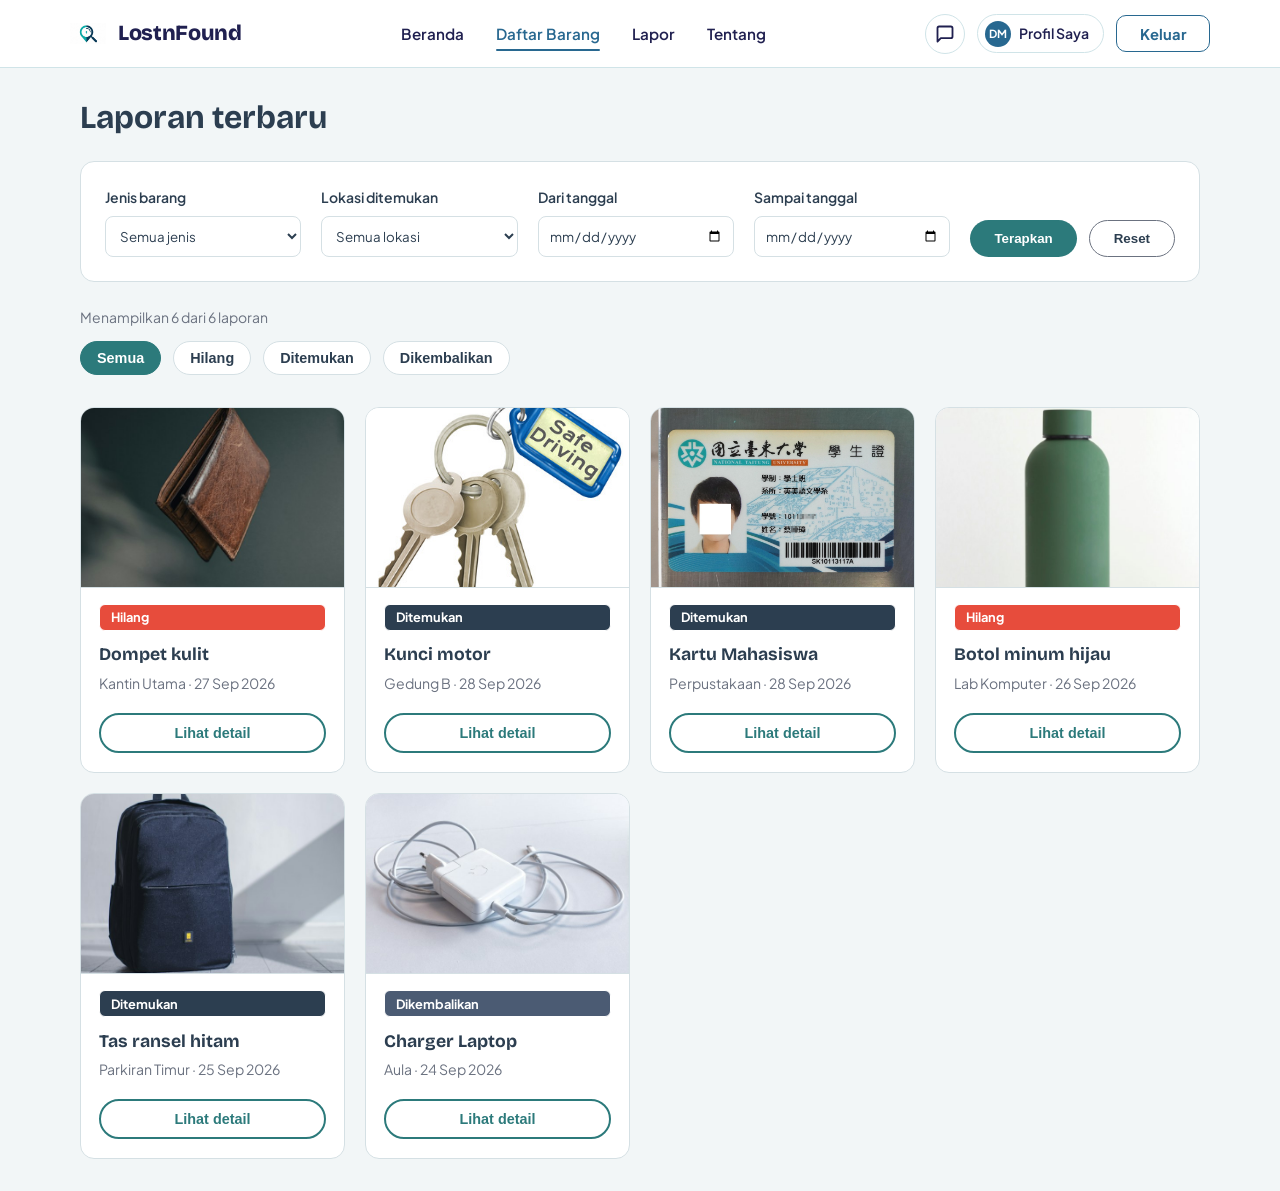
<file: Frontend/pages/laporan/laporan_page/laporan.html>
<!DOCTYPE html>
<html lang="id">
<head>
    <meta charset="UTF-8">
    <meta name="viewport" content="width=device-width, initial-scale=1.0">
    <meta name="description" content="Daftar barang hilang dan temuan di kampus.">
    <title>Daftar Laporan - LostnFound</title>
    <link rel="icon" href="../../../assets/nowrite.jpg" type="image/jpeg">
    <link rel="preconnect" href="https://fonts.googleapis.com">
    <link rel="preconnect" href="https://fonts.gstatic.com" crossorigin>
    <link href="https://fonts.googleapis.com/css2?family=Bricolage+Grotesque:wght@600;700;800&family=Plus+Jakarta+Sans:wght@400;500;600;700&display=swap" rel="stylesheet">
    <link rel="stylesheet" href="../../../core/css/variables.css">
    <link rel="stylesheet" href="../../../core/css/base.css">
    <link rel="stylesheet" href="../../../core/css/navbar.css">
    <link rel="stylesheet" href="../../../core/css/components.css">
    <link rel="stylesheet" href="laporan.css">
</head>
<body>
    <!-- Header Navigasi -->
    <header class="site-nav-wrapper">
        <nav class="container site-nav" aria-label="Navigasi Utama">
            <a class="brand-group" href="../../../index.html">
                <img src="../../../assets/nowrite.jpg" alt="LostnFound Logo" style="width:36px;height:36px;object-fit:contain;border-radius:6px;">
                <span class="brand-title">LostnFound</span>
            </a>
            <ul class="nav-menu">
                <li><a class="nav-link" href="../../../index.html">Beranda</a></li>
                <li><a class="nav-link active" href="laporan.html">Daftar Barang</a></li>
                <li><a class="nav-link" href="../laporan_pop_up/laporan_pop_up.html">Lapor</a></li>
                <li><a class="nav-link" href="../../../index.html#cara-kerja">Tentang</a></li>
            </ul>
            <div class="nav-actions">
                <a class="btn-nav-action" href="../../login/login.html">Masuk</a>
            </div>
        </nav>
    </header>

    <main class="container">
        <h1>Laporan terbaru</h1>

        <!-- Kotak Filter Utama -->
        <div class="filter-box">
            <div class="filter-group">
                <label for="filter-jenis">Jenis barang</label>
                <select id="filter-jenis">
                    <option value="Semua">Semua jenis</option>
                    <option value="Aksesoris">Aksesoris</option>
                    <option value="Kendaraan">Kendaraan</option>
                    <option value="Dokumen">Dokumen</option>
                    <option value="Elektronik">Elektronik</option>
                    <option value="Tas">Tas</option>
                </select>
            </div>
            <div class="filter-group">
                <label for="filter-lokasi">Lokasi ditemukan</label>
                <select id="filter-lokasi">
                    <option value="Semua">Semua lokasi</option>
                    <option value="Kantin Utama">Kantin Utama</option>
                    <option value="Gedung B">Gedung B</option>
                    <option value="Perpustakaan">Perpustakaan</option>
                    <option value="Lab Komputer">Lab Komputer</option>
                    <option value="Aula">Aula</option>
                    <option value="Parkiran Timur">Parkiran Timur</option>
                </select>
            </div>
            <div class="filter-group">
                <label for="filter-start-date">Dari tanggal</label>
                <input type="date" id="filter-start-date">
            </div>
            <div class="filter-group">
                <label for="filter-end-date">Sampai tanggal</label>
                <input type="date" id="filter-end-date">
            </div>
            <div class="filter-actions">
                <button type="button" class="btn-terapkan" id="btn-terapkan">Terapkan</button>
                <button type="button" class="btn-reset" id="btn-reset">Reset</button>
            </div>
        </div>

        <!-- Info & Filter Status -->
        <p class="summary-text" id="summary-text" role="status" aria-live="polite"></p>
        <div class="status-tabs" role="group" aria-label="Filter status">
            <button type="button" class="status-btn active" data-status="Semua" aria-pressed="true">Semua</button>
            <button type="button" class="status-btn" data-status="Hilang" aria-pressed="false">Hilang</button>
            <button type="button" class="status-btn" data-status="Ditemukan" aria-pressed="false">Ditemukan</button>
            <button type="button" class="status-btn" data-status="Dikembalikan" aria-pressed="false">Dikembalikan</button>
        </div>

        <!-- Grid Container untuk Kartu -->
        <div class="grid-container" id="card-container"></div>

    </main>

    <!-- ================= MODAL POPUP DETAIL ================= -->
    <div id="detail-modal" class="modal-overlay" hidden>
        <div class="modal-content" role="dialog" aria-modal="true" aria-labelledby="modal-title">
            <!-- Tombol Silang untuk Close (X) -->
            <button type="button" class="close-btn" id="modal-close" aria-label="Tutup detail">&times;</button>
            
            <div id="modal-body"></div>
        </div>
    </div>

    <script src="laporan.js"></script>
    <script src="../../../core/js/auth.js"></script>
</body>
</html>
</file>
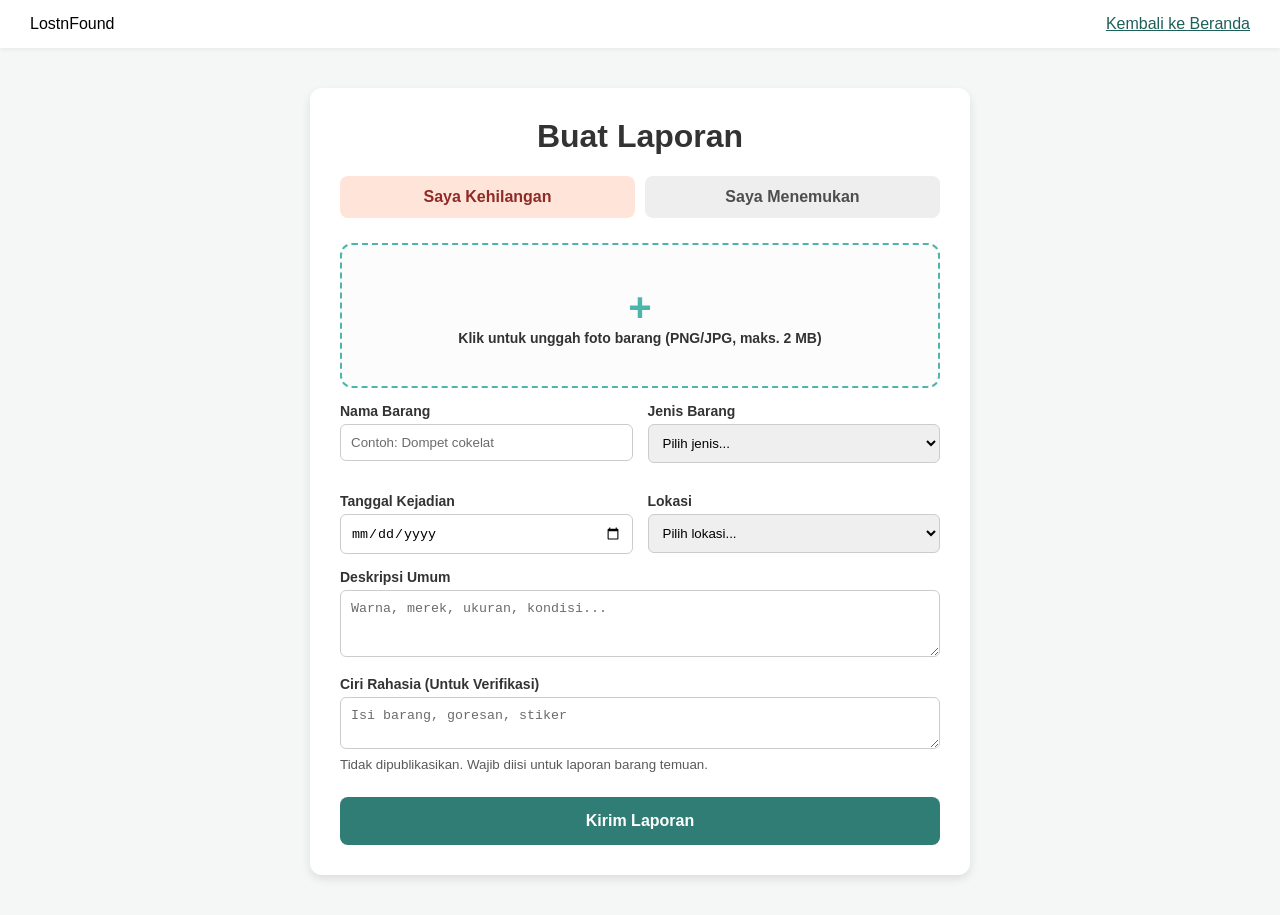
<file: Frontend/pages/laporan/laporan_pop_up/laporan_pop_up.html>
<!DOCTYPE html>
<html lang="id">
<head>
    <meta charset="UTF-8">
    <meta name="viewport" content="width=device-width, initial-scale=1.0">
    <meta name="description" content="Buat laporan barang hilang atau barang temuan di kampus.">
    <title>Lapor Barang - LostnFound</title>
    <link rel="stylesheet" href="laporan_pop_up.css">
</head>
<body>
    <!-- Navbar sederhana untuk navigasi -->
    <nav class="navbar" aria-label="Navigasi utama">
        <div class="logo">LostnFound</div>
        <a href="../../../index.html">Kembali ke Beranda</a>
    </nav>

    <main class="container-laporan">
        <h1>Buat Laporan</h1>
        
        <!-- Tab Pilihan -->
        <div class="tabs" role="group" aria-label="Jenis laporan">
            <button type="button" class="tab-btn active" id="tab-hilang" aria-pressed="true">Saya Kehilangan</button>
            <button type="button" class="tab-btn" id="tab-nemu" aria-pressed="false">Saya Menemukan</button>
        </div>

        <form id="form-laporan">
            <!-- Tipe Laporan (Hidden) -->
            <input type="hidden" id="tipe-laporan" value="Hilang">

            <!-- Area Upload Foto di Paling Atas  -->
            <div class="form-group foto-upload-area">
                <label for="foto-barang" id="foto-label">
                    <span class="icon-plus" aria-hidden="true">+</span>
                    <span class="upload-text">Klik untuk unggah foto barang (PNG/JPG, maks. 2 MB)</span>
                </label>
                <input type="file" id="foto-barang" accept="image/png, image/jpeg" aria-describedby="foto-error">
                <img id="preview-foto" alt="Pratinjau foto barang yang dipilih" hidden>
            </div>
            <p class="field-error" id="foto-error" role="alert" hidden></p>

            <div class="form-grid">
                <div class="form-group">
                    <label for="nama-barang">Nama Barang</label>
                    <input type="text" id="nama-barang" placeholder="Contoh: Dompet cokelat" maxlength="80" required>
                </div>
                <div class="form-group">
                    <label for="jenis-barang">Jenis Barang</label>
                    <select id="jenis-barang" required>
                        <option value="">Pilih jenis...</option>
                        <option value="Elektronik">Elektronik</option>
                        <option value="Dompet/Tas">Dompet/Tas</option>
                        <option value="Dokumen">Dokumen</option>
                        <option value="Lainnya">Lainnya</option>
                    </select>
                </div>
                <div class="form-group">
                    <label for="tanggal">Tanggal Kejadian</label>
                    <input type="date" id="tanggal" required>
                </div>
                <div class="form-group">
                    <label for="lokasi">Lokasi</label>
                    <select id="lokasi" required>
                        <option value="">Pilih lokasi...</option>
                        <option value="Kantin Utama">Kantin Utama</option>
                        <option value="Gedung B">Gedung B</option>
                        <option value="Perpustakaan">Perpustakaan</option>
                        <option value="Lab Komputer">Lab Komputer</option>
                        <option value="Aula">Aula</option>
                        <option value="Parkiran Timur">Parkiran Timur</option>
                        <option value="Lainnya">Lainnya (tulis sendiri)</option>
                    </select>
                    <input type="text" id="lokasi-lain" placeholder="Tulis lokasi, contoh: Musala Fakultas" maxlength="100" aria-label="Lokasi lainnya" hidden>
                </div>
            </div>

            <!-- Field khusus "Saya Menemukan"  -->
            <div class="form-group" id="field-penitipan" hidden>
                <label for="penitipan">Barang sekarang di mana?</label>
                <select id="penitipan">
                    <option value="">Pilih lokasi penitipan...</option>
                    <option value="Pos Satpam Depan">Pos Satpam Depan</option>
                    <option value="Tata Usaha">Tata Usaha Fakultas</option>
                    <option value="Bawa Sendiri">Saya bawa sendiri</option>
                </select>
            </div>

            <div class="form-group">
                <label for="deskripsi">Deskripsi Umum</label>
                <textarea id="deskripsi" rows="3" maxlength="500" placeholder="Warna, merek, ukuran, kondisi..." required></textarea>
            </div>

            <div class="form-group">
                <label for="ciri-rahasia">Ciri Rahasia (Untuk Verifikasi)</label>
                <textarea id="ciri-rahasia" rows="2" maxlength="300" aria-describedby="ciri-hint" placeholder="Isi barang, goresan, stiker"></textarea>
                <small id="ciri-hint">Tidak dipublikasikan. Wajib diisi untuk laporan barang temuan.</small>
            </div>

            <p class="form-status" id="form-status" role="status" hidden></p>
            <button type="submit" class="btn-submit">Kirim Laporan</button>
        </form>
    </main>

    <script src="laporan_pop_up.js"></script>
    <script src="../../../core/js/auth.js"></script>
</body>
</html>
</file>
<file: Frontend/core/css/variables.css>
/* ===== CSS VARIABLES - Design System ===== */
:root {
  /* Colors */
  --bg: #f2f6f7;
  --surface: #ffffff;
  --ink: #2C3E50;
  --muted: #6B7280;
  --primary: #2C7A7B;
  --on-primary: #ffffff;
  --accent: #ffc93c;
  --line: #d5e0e4;
  --hero-bg: #C8E6E6;
  
  /* Status colors */
  --hilang: #E74C3C;
  --ditemukan: #2C3E50;
  --kembali: #4b5b73;
  
  /* Spacing & Layout */
  --radius: 14px;
  --gap: 1.25rem;
  
  /* Typography */
  --font-head: "Bricolage Grotesque", "Trebuchet MS", system-ui, sans-serif;
  --font-body: system-ui, -apple-system, "Segoe UI", Roboto, sans-serif;
  
  box-sizing: border-box;
  padding-top: env(safe-area-inset-top, 0px);
  padding-bottom: env(safe-area-inset-bottom, 0px);
}
</file>
<file: Frontend/core/css/base.css>
/* ===== BASE STYLES ===== */

*, *::before, *::after {
  box-sizing: inherit;
}

html {
  scroll-padding-top: env(safe-area-inset-top, 0px);
}

body {
  margin: 0;
  background: var(--bg);
  color: var(--ink);
  font: 1rem/1.6 var(--font-body);
}

h1, h2, h3, h4, h5, h6 {
  font-family: var(--font-head);
  line-height: 1.15;
  margin: 0;
}

a {
  color: inherit;
}

:focus-visible {
  outline: 3px solid var(--accent);
  outline-offset: 2px;
}

/* Layout utilities */
.container {
  width: min(1120px, 100% - 2.5rem);
  margin-inline: auto;
}

section {
  padding-block: 3.5rem;
}

.section-title {
  font-size: clamp(1.5rem, 3vw, 2rem);
  margin-bottom: 1.5rem;
}

/* Accessibility */
@media (prefers-reduced-motion: reduce) {
  * {
    transition: none !important;
  }
}
</file>
<file: Frontend/core/css/navbar.css>
/* ==========================================================================
   LostnFound - Unified Header / Navbar Styles
   ========================================================================== */

:root {
  --brand-navy:       #202050;
  --brand-navy-dark:  #1a1a40;
  --brand-teal:       #286890;
  --brand-teal-hover: #1e5070;
  --brand-teal-subtle: rgba(40, 104, 144, 0.10);
  --brand-mint:       #b8e0e0;
  --brand-hero-bg:    #e0f0f0;
  --bg-surface:       #ffffff;
  --border-subtle:    #d0e4e8;
  --radius-sm:        6px;
  --radius-md:        10px;
  --radius-full:      9999px;
  --font-heading:     "Bricolage Grotesque", "Trebuchet MS", system-ui, sans-serif;
  --font-body:        "Plus Jakarta Sans", system-ui, -apple-system, BlinkMacSystemFont, "Segoe UI", Roboto, sans-serif;
  --transition-fast:  0.16s ease-out;
}

/* Header & Nav Containers */
.site-nav-wrapper,
.site-header {
  background: var(--bg-surface, #ffffff);
  border-bottom: 1px solid var(--border-subtle, #d0e4e8);
  position: sticky;
  top: 0;
  z-index: 100;
}

.site-nav,
.nav {
  display: flex;
  align-items: center;
  justify-content: space-between;
  padding-block: 0.85rem;
  gap: 1.5rem;
  width: min(1140px, 100% - 2.5rem);
  margin-inline: auto;
}

/* Brand Group (Logo tk + Nama Brand) */
.brand-group,
.brand {
  display: flex;
  align-items: center;
  gap: 0.75rem;
  text-decoration: none;
}

.brand-logo-box {
  width: 36px;
  height: 36px;
  flex-shrink: 0;
  font-size: 0;
  color: transparent;
  border: none;
  background-color: transparent;

  /* Memanggil file gambar yang ditaruh satu folder dengan navbar.css */
  background-image: url("Logo.png");
  background-size: contain;
  background-repeat: no-repeat;
  background-position: center;
}

.brand-title {
  font-family: var(--font-heading, "Bricolage Grotesque", sans-serif);
  font-size: 1.35rem;
  font-weight: 800;
  color: var(--brand-navy, #202050);
  letter-spacing: -0.015em;
  white-space: nowrap;
}

/* Nav Menu (Tengah) */
.nav-menu {
  display: flex;
  align-items: center;
  list-style: none;
  gap: 2rem;
  margin: 0;
  padding: 0;
}

.nav-link {
  font-family: var(--font-body);
  font-size: 0.95rem;
  font-weight: 600;
  color: var(--brand-navy, #202050);
  transition: color var(--transition-fast, 0.16s ease-out);
  padding: 0.25rem 0;
  position: relative;
  text-decoration: none;
  white-space: nowrap;
}

.nav-link:hover,
.nav-link.active {
  color: var(--brand-teal, #286890);
}

.nav-link.active::after {
  content: "";
  position: absolute;
  bottom: -4px;
  left: 0;
  right: 0;
  height: 2px;
  background: var(--brand-teal, #286890);
  border-radius: 2px;
}

/* Nav Actions (Kanan) */
.nav-actions {
  display: flex;
  align-items: center;
  gap: 0.75rem;
}

.btn-nav-action {
  background: var(--brand-teal, #286890);
  color: #ffffff !important;
  padding: 0.55rem 1.4rem;
  border-radius: var(--radius-md, 10px);
  font-family: var(--font-body);
  font-weight: 700;
  font-size: 0.92rem;
  border: 1.5px solid var(--brand-teal, #286890);
  cursor: pointer;
  text-decoration: none;
  display: inline-flex;
  align-items: center;
  gap: 0.45rem;
  transition: all var(--transition-fast, 0.16s ease-out);
  white-space: nowrap;
}

.btn-nav-action:hover {
  background: var(--brand-teal-hover, #1e5070);
  border-color: var(--brand-teal-hover, #1e5070);
  color: #ffffff !important;
  transform: translateY(-1px);
}

.btn-nav-action.btn-nav-outline {
  background: transparent;
  color: var(--brand-teal, #286890) !important;
  border-color: var(--brand-teal, #286890);
}

.btn-nav-action.btn-nav-outline:hover {
  background: var(--brand-hero-bg, #e0f0f0);
  color: var(--brand-teal-hover, #1e5070) !important;
}

/* User Profile Badge (Saat status Login aktif di Navbar) */
.nav-user-badge {
  display: inline-flex;
  align-items: center;
  gap: 0.5rem;
  padding: 0.35rem 0.9rem 0.35rem 0.45rem;
  background: #ffffff;
  border: 1.5px solid var(--border-subtle, #d0e4e8);
  border-radius: 9999px;
  font-weight: 600;
  font-size: 0.88rem;
  color: var(--brand-navy, #202050) !important;
  text-decoration: none;
  transition: all var(--transition-fast, 0.16s ease-out);
  white-space: nowrap;
}

.nav-user-badge:hover {
  border-color: var(--brand-teal, #286890);
  background: var(--brand-hero-bg, #e0f0f0);
}

.nav-user-avatar {
  width: 26px;
  height: 26px;
  border-radius: 50%;
  background: var(--brand-teal, #286890);
  color: #ffffff;
  display: grid;
  place-items: center;
  font-size: 0.7rem;
  font-weight: 700;
  letter-spacing: -0.02em;
}


@media (max-width: 768px) {
  .nav-menu {
    display: none;
  }
}

/* Tombol Ikon Chat di Pojok Kanan Navbar */
.btn-nav-chat {
  position: relative;
  width: 40px;
  height: 40px;
  border-radius: 50%;
  background: #ffffff;
  border: 1.5px solid var(--border-subtle, #d0e4e8);
  color: var(--brand-navy, #202050);
  display: inline-flex;
  align-items: center;
  justify-content: center;
  cursor: pointer;
  text-decoration: none;
  transition: all var(--transition-fast, 0.16s ease-out);
  flex-shrink: 0;
}

.btn-nav-chat:hover {
  border-color: var(--brand-teal, #286890);
  background: var(--brand-hero-bg, #e0f0f0);
  color: var(--brand-teal, #286890);
  transform: translateY(-1px);
}

.btn-nav-chat svg {
  width: 20px;
  height: 20px;
}

/* Titik Merah Notifikasi Chat (Opsional biar makin keren) */
.chat-notif-dot {
  position: absolute;
  top: -2px;
  right: -2px;
  width: 11px;
  height: 11px;
  background: #e53935;
  border: 2px solid #ffffff;
  border-radius: 50%;
}
</file>
<file: Frontend/core/css/components.css>
/*  REUSABLE COMPONENTS  */

/* Buttons */
.btn {
  display: inline-block;
  padding: .7rem 1.25rem;
  border-radius: 999px;
  font-weight: 600;
  text-decoration: none;
  border: 2px solid var(--primary);
  background: var(--primary);
  color: var(--on-primary);
  cursor: pointer;
  font-size: 1rem;
  transition: transform .15s;
}

.btn:hover {
  transform: translateY(-2px);
}

.btn--ghost {
  background: transparent;
  color: var(--primary);
}

.btn--secondary {
  background: transparent;
  border-color: var(--muted);
  color: var(--ink);
}

/* Badges */
.badge {
  display: inline-block;
  padding: .15rem .7rem;
  border-radius: 6px;
  font-size: .8rem;
  font-weight: 700;
  border: 1.5px solid currentColor;
}

.badge--hilang {
  background: var(--hilang);
  color: white;
  border: none;
}

.badge--ditemukan {
  background: var(--ditemukan);
  color: white;
  border: none;
}

.badge--kembali {
  color: var(--kembali);
}

.badge--diklaim {
  background: #fef7e6;
  color: #966909;
  border-color: #fae4b5;
}

/* Skeleton Loader for Cards */
@keyframes card-skeleton-shimmer {
  0% { background-position: -200% 0; }
  100% { background-position: 200% 0; }
}

.skeleton-shimmer {
  background: linear-gradient(90deg, #e6eef1 25%, #f6fafb 50%, #e6eef1 75%) !important;
  background-size: 200% 100% !important;
  animation: card-skeleton-shimmer 1.5s infinite ease-in-out !important;
  border-color: transparent !important;
  color: transparent !important;
  user-select: none;
  pointer-events: none;
}

.skeleton-line {
  height: 14px;
  border-radius: 6px;
}

.skeleton-line--title {
  height: 20px;
  width: 72%;
}

.skeleton-line--meta {
  height: 14px;
  width: 58%;
}

.skeleton-line--badge {
  height: 22px;
  width: 78px;
  border-radius: 6px;
}

/* Item Cards */
.grid {
  display: grid;
  gap: var(--gap);
  grid-template-columns: repeat(auto-fill, minmax(240px, 1fr));
}

.item-card {
  background: var(--surface);
  border: 1px solid var(--line);
  border-radius: var(--radius);
  overflow: hidden;
  display: flex;
  flex-direction: column;
  transition: transform .2s, border-color .2s;
}

.item-card:hover {
  transform: translateY(-4px);
  border-color: var(--primary);
}

.item-card__image {
  height: 180px;
  background: #f4fafa;
  overflow: hidden;
  position: relative;
  border-bottom: 1px solid var(--line, #d0e4e8);
}

.item-card__image img {
  width: 100%;
  height: 100%;
  object-fit: cover;
  display: block;
  transition: transform .25s ease;
}

.item-card:hover .item-card__image img {
  transform: scale(1.05);
}

.item-card__body {
  padding: 1rem 1.1rem 1.2rem;
  display: flex;
  flex-direction: column;
  gap: .4rem;
  flex: 1;
}

.item-card__title {
  font-size: 1.1rem;
  margin: 0;
}

.item-card__meta {
  margin: 0;
  font-size: .88rem;
  color: var(--muted);
}

/* Footer */
.site-footer {
  border-top: none;
  background: #1A1A2E;
  padding-block: 3rem;
  margin-top: 0;
  color: #9CA3AF;
  font-size: .92rem;
}

.footer-grid {
  display: grid;
  gap: 1.5rem;
}

.site-footer h3 {
  font-size: 1rem;
  color: #ffffff;
  margin-bottom: .6rem;
}

.site-footer p {
  margin: 0;
  line-height: 1.8;
}

.site-footer a {
  text-decoration: none;
  color: #9CA3AF;
  display: block;
  margin-top: .4rem;
}

.site-footer a:hover {
  color: #ffffff;
}

/* Responsive footer */
@media (min-width: 720px) {
  .footer-grid {
    grid-template-columns: 2fr 1fr 1fr;
  }
}
</file>
<file: Frontend/style.css>
/* ===== HOMEPAGE STYLES ===== */

/* Hero Section */
.hero {
  padding-block: 4rem 3rem;
  background: var(--hero-bg);
}

.hero__grid {
  display: grid;
  gap: 2.5rem;
  align-items: center;
}

.hero__content h1 {
  font-size: clamp(2.2rem, 6vw, 3.6rem);
  font-weight: 800;
  letter-spacing: -.02em;
}

.hero__content p {
  color: var(--muted);
  max-width: 46ch;
  margin: 1rem 0 1.5rem;
}

/* Search Box */
.hero__search {
  background: var(--surface);
  border: 1px solid var(--line);
  border-radius: var(--radius);
  padding: 1.25rem;
  margin-bottom: 1.25rem;
}

.search-fields {
  display: grid;
  gap: .8rem;
  grid-template-columns: repeat(auto-fit, minmax(180px, 1fr));
  margin-bottom: .8rem;
}

.search-field {
  display: flex;
  flex-direction: column;
  gap: .35rem;
}

.search-field label {
  font-size: .88rem;
  font-weight: 600;
  color: var(--ink);
}

.search-field select {
  padding: .65rem .75rem;
  border-radius: 10px;
  border: 1.5px solid var(--line);
  background: var(--bg);
  color: var(--ink);
  font: inherit;
}

/* CTA Actions */
.hero__actions {
  display: flex;
  flex-wrap: wrap;
  gap: .8rem;
}

/* Illustration Placeholder */
.hero__illustration {
  background: var(--surface);
  border: 2px dashed var(--primary);
  border-radius: var(--radius);
  padding: 3rem 2rem;
  display: grid;
  place-items: center;
  color: var(--primary);
  text-align: center;
  min-height: 280px;
  font-size: .9rem;
}

/* Cara Kerja Section */
.how-it-works {
  background: var(--surface);
}

.how-it-works .section-title {
  margin-bottom: .5rem;
}

.how-it-works__subtitle {
  color: var(--muted);
  margin: 0 0 2rem;
}

.steps {
  display: grid;
  gap: var(--gap);
  list-style: none;
  padding: 0;
  margin: 0;
  counter-reset: langkah;
}

.steps__item {
  counter-increment: langkah;
  background: var(--bg);
  border: 1px solid var(--line);
  border-radius: var(--radius);
  padding: 1.5rem;
}

.steps__item::before {
  content: counter(langkah);
  display: grid;
  place-items: center;
  width: 2.2rem;
  height: 2.2rem;
  border-radius: 50%;
  background: var(--primary);
  color: var(--on-primary);
  font-weight: 800;
  margin-bottom: .75rem;
}

.steps__item h3 {
  font-size: 1.15rem;
  margin-bottom: .35rem;
}

.steps__item p {
  margin: 0;
  color: var(--muted);
}

/* Latest Reports Section */
.latest-reports {
  background: var(--hero-bg);
}

.latest-reports__header {
  display: flex;
  justify-content: space-between;
  align-items: flex-start;
  flex-wrap: wrap;
  gap: 1rem;
  margin-bottom: 1.5rem;
}

.latest-reports__title-wrapper {
  flex: 1;
}

.latest-reports__title-wrapper p {
  margin: .3rem 0 0;
  color: var(--muted);
  font-size: .95rem;
}

/* FAQ Section */
.faq {
  background: var(--surface);
}

.faq__subtitle {
  color: var(--muted);
  margin: .3rem 0 1.5rem;
  font-size: .95rem;
}

.faq__list {
  display: grid;
  gap: .8rem;
  max-width: 800px;
}

.faq__item {
  background: var(--surface);
  border: 1px solid var(--line);
  border-radius: var(--radius);
  overflow: hidden;
}

.faq__item summary {
  padding: 1rem 1.25rem;
  font-weight: 600;
  cursor: pointer;
  list-style: none;
  user-select: none;
  display: flex;
  justify-content: space-between;
  align-items: center;
}

.faq__item summary::-webkit-details-marker {
  display: none;
}

.faq__item summary::after {
  content: '+';
  font-size: 1.5rem;
  font-weight: 700;
  color: var(--primary);
  line-height: 1;
}

.faq__item[open] summary::after {
  content: '−';
}

.faq__item summary:hover {
  background: color-mix(in srgb, var(--primary) 5%, var(--surface));
}

.faq__answer {
  padding: 0 1.25rem 1.25rem;
  color: var(--muted);
  line-height: 1.6;
}

.faq__answer p {
  margin: 0;
}

/* Responsive Styles */
@media (min-width: 720px) {
  .hero__grid {
    grid-template-columns: 1.5fr 1fr;
  }
  
  .steps {
    grid-template-columns: repeat(4, 1fr);
  }
  
  .search-fields {
    grid-template-columns: 1fr 1fr auto;
  }
}

@media (min-width: 920px) {
  .grid {
    grid-template-columns: repeat(3, 1fr);
  }
}

@media (max-width: 719px) {
  .hero__illustration {
    min-height: 200px;
  }
}
</file>
<file: Frontend/core/css/main.css>
/* ==========================================================================
   LostnFound - Core Design System & Global Styles

   Hasil ekstraksi pixel dari wireframe (dpi=150):
   - Navbar bg:      #f8f8f8  (putih bersih, bukan dark)
   - Navbar accent:  #e0f0f0  (ice mint strip)
   - Hero bg:        #e0f0f0 + #b8e0e0  (aqua tint terang)
   - Primary button: #286890  (ocean teal sedang)
   - Text headings:  #202050  (navy ungu dalam)
   - Cards:          #f8f8f8 / #ffffff
   - Muted text:     #596780
   - Border:         #d0e4e8
   ========================================================================== */

:root {
  /* === PALETTE WIREFRAME === */
  --brand-navy:       #202050;   /* Heading & dark text utama */
  --brand-navy-dark:  #1a1a40;   /* Hover state gelap */
  --brand-teal:       #286890;   /* Primary button, link, icon aktif */
  --brand-teal-hover: #1e5070;   /* Hover button */
  --brand-teal-subtle: rgba(40, 104, 144, 0.10);
  --brand-mint:       #b8e0e0;   /* Soft aqua – border & accent fill */
  --brand-mint-subtle: rgba(184, 224, 224, 0.35);
  --brand-hero-bg:    #e0f0f0;   /* Hero section & panel kiri login */
  --brand-ice-light:  #f4fafa;   /* Surface ringan (navbar, bg kartu) */
  --brand-white:      #ffffff;

  /* Aliases */
  --brand-ocean: var(--brand-teal);
  --brand-ocean-hover: var(--brand-teal-hover);
  --brand-aqua: var(--brand-mint);

  /* Neutrals & Surfaces */
  --bg-app: #f8f8f8;
  --bg-surface: #ffffff;
  --bg-surface-alt: #e0f0f0;
  --border-subtle: #d0e4e8;
  --border-strong: #a8c8d0;
  --text-main: #202050;
  --text-muted: #596780;
  --text-on-dark: #ffffff;

  /* Status Tokens (Langsung antara Pelapor & Penemu) */
  --status-hilang-text: #c0392b;
  --status-hilang-bg: #fdeeed;
  --status-hilang-border: #f8cfcb;

  --status-ditemukan-text: #1d7c58;
  --status-ditemukan-bg: #e6f7ef;
  --status-ditemukan-border: #bfe7d4;

  --status-kembali-text: #29738e;
  --status-kembali-bg: #e2f1f3;
  --status-kembali-border: #bce2e2;

  --status-klaim-text: #966909;
  --status-klaim-bg: #fef7e6;
  --status-klaim-border: #fae4b5;

  /* Typography */
  --font-heading: "Bricolage Grotesque", "Trebuchet MS", system-ui, sans-serif;
  --font-body: "Plus Jakarta Sans", system-ui, -apple-system, BlinkMacSystemFont, "Segoe UI", Roboto, sans-serif;

  /* Spacing & Radii (Sesuai gaya wireframe: rapi & rounded) */
  --radius-sm: 6px;
  --radius-md: 10px;
  --radius-lg: 16px;
  --radius-full: 9999px;

  /* Shadows */
  --shadow-sm: 0 1px 3px rgba(30, 37, 66, 0.05);
  --shadow-md: 0 6px 18px rgba(30, 37, 66, 0.08);
  --shadow-lg: 0 12px 30px rgba(30, 37, 66, 0.1);

  /* Transitions */
  --transition-fast: 0.16s ease-out;
  --transition-normal: 0.24s ease-out;
}

/* Base Reset */
*, *::before, *::after {
  box-sizing: border-box;
  margin: 0;
  padding: 0;
}

html {
  font-size: 16px;
  scroll-behavior: smooth;
  -webkit-font-smoothing: antialiased;
}

body {
  font-family: var(--font-body);
  background-color: var(--bg-app);
  color: var(--text-main);
  line-height: 1.6;
  min-height: 100vh;
  display: flex;
  flex-direction: column;
}

h1, h2, h3, h4, h5, h6 {
  font-family: var(--font-heading);
  color: var(--brand-navy);
  line-height: 1.25;
}

a {
  color: var(--brand-teal);
  text-decoration: none;
  transition: color var(--transition-fast);
}

a:hover {
  color: var(--brand-teal-hover);
}

button, input, select, textarea {
  font: inherit;
  color: inherit;
}

:focus-visible {
  outline: 2px solid var(--brand-teal);
  outline-offset: 2px;
}

.container {
  width: min(1140px, 100% - 2.5rem);
  margin-inline: auto;
}

/* ==========================================================================
   HEADER / NAVBAR 
   Structure: [logo] Temu Kembali | Beranda  Daftar Barang  Lapor  Tentang | [Masuk]
   ========================================================================== */
.site-nav-wrapper {
  background: var(--bg-surface);
  border-bottom: 1px solid var(--border-subtle);
  position: sticky;
  top: 0;
  z-index: 100;
}

.site-nav {
  display: flex;
  align-items: center;
  justify-content: space-between;
  padding-block: 0.85rem;
  gap: 1.5rem;
}

.brand-group {
  display: flex;
  align-items: center;
  gap: 0.75rem;
  text-decoration: none;
}

/* Logo Box style matching wireframe [logo] dashed placeholder */
.brand-logo-box {
  width: 36px;
  height: 36px;
  border-radius: var(--radius-sm);
  background: var(--brand-hero-bg);
  border: 1.5px dashed var(--brand-teal);
  color: var(--brand-teal);
  display: grid;
  place-items: center;
  font-family: var(--font-heading);
  font-size: 0.72rem;
  font-weight: 800;
  text-transform: lowercase;
  letter-spacing: -0.02em;
}

.brand-title {
  font-family: var(--font-heading);
  font-size: 1.35rem;
  font-weight: 800;
  color: var(--brand-navy);
  letter-spacing: -0.015em;
}

.nav-menu {
  display: flex;
  align-items: center;
  list-style: none;
  gap: 2rem;
}

.nav-link {
  font-size: 0.95rem;
  font-weight: 600;
  color: var(--brand-navy);
  transition: color var(--transition-fast);
  padding: 0.25rem 0;
  position: relative;
}

.nav-link:hover,
.nav-link.active {
  color: var(--brand-teal);
}

.nav-link.active::after {
  content: "";
  position: absolute;
  bottom: -4px;
  left: 0;
  right: 0;
  height: 2px;
  background: var(--brand-teal);
  border-radius: 2px;
}

.nav-actions {
  display: flex;
  align-items: center;
  gap: 0.75rem;
}

/* Wireframe action button primary ("Masuk") */
.btn-nav-action {
  background: var(--brand-teal);
  color: #ffffff;
  padding: 0.55rem 1.4rem;
  border-radius: var(--radius-md);
  font-weight: 700;
  font-size: 0.92rem;
  border: 1.5px solid var(--brand-teal);
  cursor: pointer;
  text-decoration: none;
  display: inline-flex;
  align-items: center;
  gap: 0.4rem;
  transition: all var(--transition-fast);
}

.btn-nav-action:hover {
  background: var(--brand-teal-hover);
  border-color: var(--brand-teal-hover);
  color: #ffffff;
  transform: translateY(-1px);
}

/* Outline variant untuk tombol "Keluar" di navbar */
.btn-nav-action.btn-nav-outline {
  background: transparent;
  color: var(--brand-teal);
  border-color: var(--brand-teal);
}

.btn-nav-action.btn-nav-outline:hover {
  background: var(--brand-hero-bg);
  color: var(--brand-teal-hover);
}

/* User Profile Badge (Saat status Login aktif di Navbar) */
.nav-user-badge {
  display: inline-flex;
  align-items: center;
  gap: 0.5rem;
  padding: 0.35rem 0.9rem 0.35rem 0.45rem;
  background: #ffffff;
  border: 1.5px solid var(--border-subtle, #d0e4e8);
  border-radius: 9999px;
  font-weight: 600;
  font-size: 0.88rem;
  color: var(--brand-navy, #202050) !important;
  text-decoration: none;
  transition: all var(--transition-fast, 0.16s ease-out);
  white-space: nowrap;
}

.nav-user-badge:hover {
  border-color: var(--brand-teal, #286890);
  background: var(--brand-hero-bg, #e0f0f0);
}

.nav-user-avatar {
  width: 26px;
  height: 26px;
  border-radius: 50%;
  background: var(--brand-teal, #286890);
  color: #ffffff;
  display: grid;
  place-items: center;
  font-size: 0.7rem;
  font-weight: 700;
  letter-spacing: -0.02em;
}



/* ==========================================================================
   BUTTONS 
   ========================================================================== */
.btn {
  display: inline-flex;
  align-items: center;
  justify-content: center;
  gap: 0.5rem;
  padding: 0.65rem 1.35rem;
  border-radius: var(--radius-md);
  font-weight: 700;
  font-size: 0.95rem;
  border: 1.5px solid transparent;
  cursor: pointer;
  transition: all var(--transition-fast);
  text-decoration: none;
  white-space: nowrap;
}

.btn-primary {
  background: var(--brand-teal);
  color: #ffffff;
  border-color: var(--brand-teal);
}

.btn-primary:hover {
  background: var(--brand-teal-hover);
  border-color: var(--brand-teal-hover);
  color: #ffffff;
}

.btn-outline {
  background: #ffffff;
  color: var(--brand-teal);
  border-color: var(--brand-teal);
}

.btn-outline:hover {
  background: var(--brand-hero-bg);
  color: var(--brand-teal);
}

.btn-dark {
  background: var(--brand-navy-dark);
  color: #ffffff;
  border-color: var(--brand-navy-dark);
}

.btn-dark:hover {
  background: var(--brand-navy);
}

.btn-danger {
  background: var(--status-hilang-bg);
  color: var(--status-hilang-text);
  border-color: var(--status-hilang-border);
}

.btn-danger:hover {
  background: var(--status-hilang-text);
  color: #ffffff;
}

.btn-sm {
  padding: 0.45rem 0.95rem;
  font-size: 0.85rem;
  border-radius: var(--radius-sm);
}

.btn-block {
  width: 100%;
}

/* ==========================================================================
   STATUS BADGES
   ========================================================================== */
.badge {
  display: inline-flex;
  align-items: center;
  gap: 0.35rem;
  padding: 0.25rem 0.7rem;
  border-radius: var(--radius-full);
  font-size: 0.78rem;
  font-weight: 700;
  text-transform: uppercase;
  letter-spacing: 0.02em;
}

.badge-dot {
  width: 6px;
  height: 6px;
  border-radius: 50%;
  background: currentColor;
}

.badge-hilang {
  background: var(--status-hilang-bg);
  color: var(--status-hilang-text);
  border: 1px solid var(--status-hilang-border);
}

.badge-ditemukan {
  background: var(--status-ditemukan-bg);
  color: var(--status-ditemukan-text);
  border: 1px solid var(--status-ditemukan-border);
}

.badge-kembali {
  background: var(--status-kembali-bg);
  color: var(--status-kembali-text);
  border: 1px solid var(--status-kembali-border);
}

.badge-klaim {
  background: var(--status-klaim-bg);
  color: var(--status-klaim-text);
  border: 1px solid var(--status-klaim-border);
}

.badge-role {
  background: var(--brand-navy);
  color: #ffffff;
  font-size: 0.75rem;
  padding: 0.2rem 0.65rem;
  border-radius: var(--radius-sm);
}

/* ==========================================================================
   FORM CONTROLS
   ========================================================================== */
.form-group {
  display: flex;
  flex-direction: column;
  gap: 0.4rem;
}

.form-label {
  font-size: 0.88rem;
  font-weight: 700;
  color: var(--brand-navy);
  display: flex;
  justify-content: space-between;
  align-items: center;
}

.form-control {
  width: 100%;
  padding: 0.75rem 0.95rem;
  border-radius: var(--radius-md);
  border: 1.5px solid var(--border-subtle);
  background: #ffffff;
  color: var(--text-main);
  transition: all var(--transition-fast);
}

.form-control:focus {
  outline: none;
  border-color: var(--brand-teal);
  box-shadow: 0 0 0 3px var(--brand-teal-subtle);
}

.form-control::placeholder {
  color: #8fa5b5;
}

/* ===================
  FOOTER 
   =================== */
.site-footer {
  margin-top: auto;
  background: #282744;
  color: #c9d2dd;
  padding-block: 2.75rem 1.75rem;
  font-size: 0.9rem;
}

.site-footer h4 {
  color: #ffffff;
  font-size: 1rem;
  margin-bottom: 0.75rem;
}

.site-footer a {
  color: #bce2e2;
}

.site-footer a:hover {
  color: #ffffff;
}

.footer-grid {
  display: grid;
  gap: 2rem;
  grid-template-columns: repeat(auto-fit, minmax(220px, 1fr));
  margin-bottom: 2rem;
}

.footer-bottom {
  padding-top: 1.5rem;
  border-top: 1px solid rgba(255, 255, 255, 0.12);
  display: flex;
  flex-wrap: wrap;
  justify-content: space-between;
  align-items: center;
  gap: 1rem;
  font-size: 0.84rem;
  color: #9eaab9;
}

@media (max-width: 768px) {
  .nav-menu {
    display: none;
  }
}
</file>
<file: Frontend/pages/profile/profile.css>
/* ==========================================================================
   USER PROFILE PAGE STYLES
   ========================================================================== */

.profile-page {
  padding-block: 2.5rem 4rem;
  flex: 1;
  background: #ffffff;
}

/* ==========================================================================
   PROFILE HEADER / IDENTITY CARD
   ========================================================================== */
.profile-header-card {
  background: var(--brand-hero-bg);
  border-radius: var(--radius-lg);
  border: 1px solid var(--border-subtle);
  padding: 2.25rem;
  margin-bottom: 2rem;
  display: flex;
  flex-direction: column;
  gap: 1.5rem;
  position: relative;
}

.profile-identity-row {
  display: flex;
  align-items: center;
  justify-content: space-between;
  flex-wrap: wrap;
  gap: 1.5rem;
}

.profile-user-info {
  display: flex;
  align-items: center;
  gap: 1.5rem;
  flex-wrap: wrap;
}

.profile-avatar-wrap {
  position: relative;
}

.profile-avatar {
  width: 82px;
  height: 82px;
  border-radius: var(--radius-md);
  background: var(--brand-teal);
  color: #ffffff;
  font-family: var(--font-heading);
  font-size: 2rem;
  font-weight: 800;
  display: grid;
  place-items: center;
  border: 2px solid var(--brand-mint);
  box-shadow: var(--shadow-sm);
}

.avatar-online-status {
  position: absolute;
  bottom: -3px;
  right: -3px;
  width: 16px;
  height: 16px;
  border-radius: 50%;
  background: #10b981;
  border: 2.5px solid #ffffff;
}

.user-meta-details h1 {
  font-size: 1.65rem;
  margin-bottom: 0.35rem;
  display: flex;
  align-items: center;
  gap: 0.75rem;
  flex-wrap: wrap;
  color: var(--brand-navy);
}

.user-academic-line {
  color: var(--text-muted);
  font-size: 0.95rem;
  margin-bottom: 0.5rem;
}

.user-contacts-line {
  display: flex;
  align-items: center;
  gap: 0.85rem;
  font-size: 0.85rem;
  color: var(--text-muted);
  flex-wrap: wrap;
}

.contact-pill {
  display: inline-flex;
  align-items: center;
  gap: 0.35rem;
  background: #ffffff;
  border: 1px solid var(--border-subtle);
  padding: 0.25rem 0.65rem;
  border-radius: var(--radius-sm);
  color: var(--brand-navy);
  font-weight: 600;
}

.contact-pill svg {
  width: 14px;
  height: 14px;
  color: var(--brand-teal);
}

.profile-header-actions {
  display: flex;
  align-items: center;
  gap: 0.75rem;
  flex-wrap: wrap;
}

/* ==========================================================================
   METRIC / STATS GRID
   ========================================================================== */
.profile-stats-grid {
  display: grid;
  grid-template-columns: repeat(auto-fit, minmax(210px, 1fr));
  gap: 1.25rem;
  margin-bottom: 2rem;
}

.stat-card {
  background: #ffffff;
  border: 1.5px solid var(--border-subtle);
  border-radius: var(--radius-md);
  padding: 1.25rem 1.4rem;
  display: flex;
  align-items: center;
  gap: 1.2rem;
  transition: border-color var(--transition-fast);
}

.stat-card:hover {
  border-color: var(--brand-teal);
}

.stat-icon {
  width: 46px;
  height: 46px;
  border-radius: var(--radius-sm);
  display: grid;
  place-items: center;
  flex-shrink: 0;
}

.stat-icon svg {
  width: 22px;
  height: 22px;
}

.stat-icon.hilang {
  background: var(--status-hilang-bg);
  color: var(--status-hilang-text);
}

.stat-icon.ditemukan {
  background: var(--status-ditemukan-bg);
  color: var(--status-ditemukan-text);
}

.stat-icon.kembali {
  background: var(--status-kembali-bg);
  color: var(--status-kembali-text);
}

.stat-icon.klaim {
  background: var(--status-klaim-bg);
  color: var(--status-klaim-text);
}

.stat-info .stat-value {
  display: block;
  font-family: var(--font-heading);
  font-size: 1.65rem;
  font-weight: 800;
  color: var(--brand-navy);
  line-height: 1.1;
}

.stat-info .stat-label {
  font-size: 0.84rem;
  color: var(--text-muted);
  font-weight: 600;
}

/* ==========================================================================
   PURE CSS PROFILE TABS
   ========================================================================== */
.profile-tab-input {
  display: none;
}

.profile-nav-tabs {
  display: flex;
  align-items: center;
  gap: 0.5rem;
  border-bottom: 2px solid var(--border-subtle);
  margin-bottom: 2rem;
  overflow-x: auto;
}

.tab-btn-label {
  display: inline-flex;
  align-items: center;
  gap: 0.5rem;
  padding: 0.8rem 1.4rem;
  font-size: 0.95rem;
  font-weight: 700;
  color: var(--text-muted);
  cursor: pointer;
  border-bottom: 3px solid transparent;
  margin-bottom: -2px;
  transition: all var(--transition-fast);
  white-space: nowrap;
}

.tab-count-badge {
  background: var(--brand-hero-bg);
  color: var(--brand-teal);
  font-size: 0.75rem;
  padding: 0.15rem 0.5rem;
  border-radius: var(--radius-full);
}

#tab-laporan:checked ~ .profile-nav-tabs label[for="tab-laporan"],
#tab-klaim:checked ~ .profile-nav-tabs label[for="tab-klaim"],
#tab-settings:checked ~ .profile-nav-tabs label[for="tab-settings"] {
  color: var(--brand-teal);
  border-bottom-color: var(--brand-teal);
}

#tab-laporan:checked ~ .profile-nav-tabs label[for="tab-laporan"] .tab-count-badge,
#tab-klaim:checked ~ .profile-nav-tabs label[for="tab-klaim"] .tab-count-badge {
  background: var(--brand-teal);
  color: #ffffff;
}

.profile-tab-pane {
  display: none;
  animation: tabFadeIn 0.2s ease-out;
}

#tab-laporan:checked ~ #pane-laporan,
#tab-klaim:checked ~ #pane-klaim,
#tab-settings:checked ~ #pane-settings {
  display: block;
}

@keyframes tabFadeIn {
  from { opacity: 0; transform: translateY(4px); }
  to { opacity: 1; transform: translateY(0); }
}

/* ==========================================================================
   ITEM REPORT CARDS
   ========================================================================== */
.items-list-wrapper {
  display: flex;
  flex-direction: column;
  gap: 1.25rem;
}

.item-report-card {
  background: #ffffff;
  border: 1px solid var(--border-subtle);
  border-radius: var(--radius-md);
  padding: 1.5rem;
  display: flex;
  flex-direction: column;
  gap: 1.25rem;
  transition: border-color var(--transition-fast);
}

.item-report-card:hover {
  border-color: var(--border-strong);
}

.card-top-row {
  display: flex;
  justify-content: space-between;
  align-items: flex-start;
  flex-wrap: wrap;
  gap: 1rem;
}

.card-main-meta {
  display: flex;
  align-items: flex-start;
  gap: 1.1rem;
}

.item-category-icon {
  width: 48px;
  height: 48px;
  border-radius: var(--radius-sm);
  background: var(--brand-hero-bg);
  color: var(--brand-teal);
  display: grid;
  place-items: center;
  flex-shrink: 0;
}

.item-category-icon svg {
  width: 24px;
  height: 24px;
}

.card-title-group h3 {
  font-size: 1.18rem;
  margin-bottom: 0.25rem;
  color: var(--brand-navy);
}

.card-meta-inline {
  display: flex;
  align-items: center;
  gap: 1rem;
  font-size: 0.85rem;
  color: var(--text-muted);
  flex-wrap: wrap;
}

.card-meta-inline span {
  display: inline-flex;
  align-items: center;
  gap: 0.35rem;
}

.card-meta-inline svg {
  width: 14px;
  height: 14px;
  color: var(--brand-teal);
}

.secret-trait-box {
  background: #fdfaf0;
  border: 1px dashed #e2c070;
  border-radius: var(--radius-sm);
  padding: 0.85rem 1.1rem;
  font-size: 0.86rem;
  color: #634f11;
  display: flex;
  align-items: flex-start;
  gap: 0.75rem;
}

.secret-trait-box svg {
  width: 18px;
  height: 18px;
  flex-shrink: 0;
  color: #b58900;
  margin-top: 2px;
}

/* Stepper Status  */
.status-stepper {
  display: grid;
  grid-template-columns: repeat(4, 1fr);
  gap: 0.5rem;
  position: relative;
  margin: 0.5rem 0;
}

.step-node {
  display: flex;
  flex-direction: column;
  align-items: center;
  text-align: center;
  gap: 0.4rem;
  font-size: 0.78rem;
  color: var(--text-muted);
  font-weight: 600;
  position: relative;
}

.step-marker {
  width: 24px;
  height: 24px;
  border-radius: 50%;
  background: #ffffff;
  border: 2px solid var(--border-subtle);
  color: var(--text-muted);
  display: grid;
  place-items: center;
  font-size: 0.75rem;
  font-weight: 700;
  z-index: 2;
}

.step-node.completed .step-marker {
  background: var(--status-ditemukan-text);
  border-color: var(--status-ditemukan-text);
  color: #ffffff;
}

.step-node.current .step-marker {
  background: var(--brand-teal);
  border-color: var(--brand-teal);
  color: #ffffff;
}

.step-node.completed {
  color: var(--brand-navy);
}

.step-node.current {
  color: var(--brand-teal);
}

.status-stepper::before {
  content: "";
  position: absolute;
  top: 12px;
  left: 12%;
  right: 12%;
  height: 2px;
  background: var(--border-subtle);
  z-index: 1;
}

.card-actions-row {
  display: flex;
  align-items: center;
  justify-content: space-between;
  border-top: 1px solid var(--border-subtle);
  padding-top: 1rem;
  flex-wrap: wrap;
  gap: 0.75rem;
}

/* Claim Box Callout */
.claim-approval-box {
  background: var(--status-ditemukan-bg);
  border: 1px solid var(--status-ditemukan-border);
  border-radius: var(--radius-md);
  padding: 1.25rem;
  display: flex;
  align-items: flex-start;
  gap: 1rem;
}

.claim-approval-box svg {
  width: 22px;
  height: 22px;
  color: var(--status-ditemukan-text);
  flex-shrink: 0;
  margin-top: 2px;
}

.claim-approval-box strong {
  display: block;
  color: var(--status-ditemukan-text);
  font-size: 0.95rem;
  margin-bottom: 0.2rem;
}

.claim-approval-box p {
  font-size: 0.88rem;
  color: var(--brand-navy);
  margin-bottom: 0.75rem;
}

/* Settings Form */
.settings-box {
  background: #ffffff;
  border: 1px solid var(--border-subtle);
  border-radius: var(--radius-md);
  padding: 2rem;
  max-width: 720px;
}

.settings-box h3 {
  font-size: 1.25rem;
  margin-bottom: 1.25rem;
  padding-bottom: 0.75rem;
  border-bottom: 1px solid var(--border-subtle);
  color: var(--brand-navy);
}

.settings-group {
  display: flex;
  flex-direction: column;
  gap: 1.25rem;
}

.setting-toggle-row {
  display: flex;
  align-items: center;
  justify-content: space-between;
  gap: 1rem;
  padding-block: 0.5rem;
}

.setting-toggle-row .info strong {
  display: block;
  font-size: 0.92rem;
  color: var(--brand-navy);
  margin-bottom: 0.2rem;
}

.setting-toggle-row .info p {
  font-size: 0.82rem;
  color: var(--text-muted);
}
</file>
<file: Frontend/pages/admin_profile/adminpage.css>
/* ==========================================================================
   ADMIN PAGE STYLES (melengkapi ../profile/profile.css)
   ========================================================================== */

/* Tab pure CSS dengan id khusus admin */
#tab-a-laporan:checked ~ .profile-nav-tabs label[for="tab-a-laporan"],
#tab-a-user:checked ~ .profile-nav-tabs label[for="tab-a-user"] {
  color: var(--brand-teal);
  border-bottom-color: var(--brand-teal);
}

#tab-a-laporan:checked ~ .profile-nav-tabs label[for="tab-a-laporan"] .tab-count-badge {
  background: var(--brand-teal);
  color: #ffffff;
}

#tab-a-laporan:checked ~ #pane-a-laporan,
#tab-a-report:checked ~ #pane-a-report,
#tab-a-user:checked ~ #pane-a-user {
  display: block;
}

/* Toolbar pencarian & filter */
.admin-toolbar {
  display: flex;
  gap: 0.75rem;
  margin-bottom: 1.25rem;
  flex-wrap: wrap;
}

.admin-toolbar input[type="search"] {
  flex: 1 1 260px;
}

.admin-toolbar select {
  flex: 0 0 180px;
}

/* Tabel data */
.admin-table-wrap {
  background: #ffffff;
  border: 1px solid var(--border-subtle);
  border-radius: var(--radius-md);
  overflow-x: auto;
}

.admin-table {
  width: 100%;
  border-collapse: collapse;
  font-size: 0.9rem;
  min-width: 720px;
}

.admin-table th {
  text-align: left;
  padding: 0.85rem 1.1rem;
  background: var(--brand-hero-bg);
  color: var(--brand-navy);
  font-size: 0.8rem;
  font-weight: 700;
  text-transform: uppercase;
  letter-spacing: 0.03em;
  border-bottom: 1px solid var(--border-subtle);
}

.admin-table td {
  padding: 0.95rem 1.1rem;
  border-bottom: 1px solid var(--border-subtle);
  color: var(--brand-navy);
  vertical-align: middle;
}

.admin-table tbody tr:last-child td {
  border-bottom: none;
}

.admin-table tbody tr:hover {
  background: #fafcfc;
}

.admin-table td strong {
  display: block;
}

.admin-table td small {
  color: var(--text-muted);
  font-size: 0.8rem;
}

.admin-table .col-actions {
  text-align: right;
  white-space: nowrap;
}

.admin-empty {
  text-align: center;
  color: var(--text-muted);
  padding: 2rem 0;
}

@media (max-width: 640px) {
  .admin-toolbar select {
    flex: 1 1 100%;
  }
}

/* ==========================================================================
   REPORT (tema merah)
   ========================================================================== */
:root {
  --report-red: #c0392b;
  --report-red-dark: #a32f23;
  --report-red-bg: #fdecea;
  --report-red-border: #f3b9b2;
}

#tab-a-report:checked ~ .profile-nav-tabs label[for="tab-a-report"] {
  color: var(--report-red);
  border-bottom-color: var(--report-red);
}
.tab-count-badge.is-red { background: var(--report-red-bg); color: var(--report-red); }
#tab-a-report:checked ~ .profile-nav-tabs label[for="tab-a-report"] .tab-count-badge {
  background: var(--report-red);
  color: #ffffff;
}

.report-summary {
  display: flex;
  align-items: center;
  gap: 0.7rem;
  padding: 0.85rem 1.1rem;
  margin-bottom: 1.25rem;
  background: var(--report-red-bg);
  border: 1px solid var(--report-red-border);
  border-radius: var(--radius-md, 12px);
  color: var(--report-red-dark);
  font-size: 0.9rem;
}
.report-summary svg { width: 18px; height: 18px; flex-shrink: 0; }

.report-card {
  display: flex;
  flex-direction: column;
  gap: 1.1rem;
  padding: 1.4rem;
  background: #ffffff;
  border: 1px solid var(--report-red-border);
  border-left: 5px solid var(--report-red);
  border-radius: var(--radius-md, 12px);
}

.report-top {
  display: flex;
  justify-content: space-between;
  align-items: flex-start;
  flex-wrap: wrap;
  gap: 1rem;
}

.report-title-group { display: flex; align-items: flex-start; gap: 1rem; }

.report-icon {
  width: 46px;
  height: 46px;
  flex-shrink: 0;
  display: grid;
  place-items: center;
  border-radius: var(--radius-sm, 8px);
  background: var(--report-red-bg);
  color: var(--report-red);
}
.report-icon svg { width: 22px; height: 22px; }

.report-badges { display: flex; align-items: center; gap: 0.6rem; flex-wrap: wrap; }

.report-count-badge {
  display: inline-flex;
  align-items: center;
  padding: 0.3rem 0.8rem;
  border-radius: 999px;
  background: var(--report-red);
  color: #ffffff;
  font-size: 0.78rem;
  font-weight: 700;
}

.report-reasons {
  list-style: none;
  margin: 0;
  padding: 0.25rem 1.1rem;
  background: var(--report-red-bg);
  border: 1px solid var(--report-red-border);
  border-radius: var(--radius-sm, 8px);
}

.report-reason { padding: 0.8rem 0; border-bottom: 1px dashed var(--report-red-border); }
.report-reason:last-child { border-bottom: 0; }

.reason-head { display: flex; align-items: center; gap: 0.6rem; flex-wrap: wrap; margin-bottom: 0.3rem; }

.reason-tag {
  padding: 0.15rem 0.65rem;
  border-radius: 999px;
  background: #ffffff;
  border: 1px solid var(--report-red-border);
  color: var(--report-red);
  font-size: 0.75rem;
  font-weight: 700;
}

.reason-by { font-size: 0.8rem; color: var(--text-muted); }
.reason-note { margin: 0; font-size: 0.88rem; color: var(--brand-navy); }

.report-actions { display: flex; gap: 0.5rem; flex-wrap: wrap; }

.btn.btn-danger {
  background: var(--report-red);
  border-color: var(--report-red);
  color: #ffffff;
}
.btn.btn-danger:hover { background: var(--report-red-dark); border-color: var(--report-red-dark); }

.report-card.is-resolved { padding: 0; background: transparent; border: 0; }

.report-resolved {
  padding: 1rem 1.25rem;
  border-radius: var(--radius-md, 12px);
  background: #f1f8f4;
  border: 1px solid #cfe6d7;
  color: #256a45;
  font-size: 0.9rem;
  font-weight: 600;
}
.report-resolved.is-deleted { background: var(--report-red-bg); border-color: var(--report-red-border); color: var(--report-red-dark); }
</file>
<file: Frontend/pages/chat/chat.css>
/* ==========================================================================
   CHAT PAGE STYLES
   Memakai variabel dari core/css/variables.css (dengan fallback)
   ========================================================================== */

.nav-link[aria-current="page"] { color: var(--brand-teal, #2c7a7b); font-weight: 700; }

.chat-page {
  padding-block: 2rem 3rem;
  flex: 1;
  background: #ffffff;
}

.chat-shell {
  display: grid;
  grid-template-columns: 340px 1fr;
  height: calc(100dvh - 200px);
  min-height: 540px;
  max-height: 780px;
  background: #ffffff;
  border: 1px solid var(--border-subtle, #dfe8e8);
  border-radius: var(--radius-lg, 18px);
  overflow: hidden;
}

/* ---------- Avatar ---------- */
.avatar {
  width: 44px;
  height: 44px;
  flex-shrink: 0;
  border-radius: var(--radius-md, 12px);
  background: var(--brand-teal, #2c7a7b);
  color: #ffffff;
  font-family: var(--font-heading, inherit);
  font-weight: 800;
  font-size: 0.95rem;
  display: grid;
  place-items: center;
}

/* ---------- Sidebar ---------- */
.chat-sidebar {
  display: flex;
  flex-direction: column;
  min-height: 0;
  border-right: 1px solid var(--border-subtle, #dfe8e8);
}

.chat-sidebar-head {
  padding: 1.25rem 1.25rem 1rem;
  display: flex;
  flex-direction: column;
  gap: 0.85rem;
  border-bottom: 1px solid var(--border-subtle, #dfe8e8);
}

.chat-sidebar-head h1 {
  font-size: 1.35rem;
  color: var(--brand-navy, #1f3a4d);
}

.conv-list { flex: 1; overflow-y: auto; }

.conv-empty { padding: 2rem 1.25rem; color: var(--text-muted, #6b7f86); font-size: 0.9rem; text-align: center; }

.conv-item {
  display: grid;
  grid-template-columns: auto 1fr auto;
  align-items: center;
  gap: 0.85rem;
  width: 100%;
  padding: 0.95rem 1.25rem;
  background: transparent;
  border: 0;
  border-bottom: 1px solid var(--border-subtle, #dfe8e8);
  text-align: left;
  cursor: pointer;
  font: inherit;
  transition: background var(--transition-fast, 0.15s);
}

.conv-item:hover { background: #f7fafa; }
.conv-item.active { background: var(--brand-hero-bg, #eaf5f4); }

.conv-body { min-width: 0; }

.conv-body strong {
  display: block;
  font-size: 0.93rem;
  color: var(--brand-navy, #1f3a4d);
  white-space: nowrap;
  overflow: hidden;
  text-overflow: ellipsis;
}

.conv-body .conv-item-name {
  display: block;
  font-size: 0.75rem;
  font-weight: 600;
  color: var(--brand-teal, #2c7a7b);
  margin-bottom: 0.1rem;
  white-space: nowrap;
  overflow: hidden;
  text-overflow: ellipsis;
}

.conv-body p {
  margin: 0.15rem 0 0;
  font-size: 0.83rem;
  color: var(--text-muted, #6b7f86);
  white-space: nowrap;
  overflow: hidden;
  text-overflow: ellipsis;
}

.conv-meta {
  display: flex;
  flex-direction: column;
  align-items: flex-end;
  gap: 0.35rem;
  font-size: 0.74rem;
  color: var(--text-muted, #6b7f86);
}

.unread-badge {
  min-width: 20px;
  height: 20px;
  padding: 0 6px;
  border-radius: 999px;
  background: var(--brand-teal, #2c7a7b);
  color: #ffffff;
  font-size: 0.72rem;
  font-weight: 700;
  display: grid;
  place-items: center;
}

/* ---------- Room ---------- */
.chat-room { display: flex; flex-direction: column; min-height: 0; min-width: 0; }

.room-empty {
  flex: 1;
  display: flex;
  flex-direction: column;
  align-items: center;
  justify-content: center;
  gap: 0.5rem;
  text-align: center;
  padding: 2rem;
  background: var(--brand-hero-bg, #eaf5f4);
  color: var(--text-muted, #6b7f86);
}
.room-empty[hidden] { display: none !important; }

.room-empty strong { color: var(--brand-navy, #1f3a4d); font-size: 1.05rem; }
.room-empty p { font-size: 0.9rem; max-width: 280px; }

.room-empty-icon {
  width: 64px; height: 64px; border-radius: 50%;
  background: #ffffff; color: var(--brand-teal, #2c7a7b);
  display: grid; place-items: center; margin-bottom: 0.5rem;
}
.room-empty-icon svg { width: 30px; height: 30px; }

.room-active { flex: 1; display: flex; flex-direction: column; min-height: 0; }
.room-active[hidden] { display: none !important; }
.chat-room [hidden] { display: none !important; }

.room-header {
  display: flex;
  align-items: center;
  gap: 0.85rem;
  padding: 0.9rem 1.25rem;
  border-bottom: 1px solid var(--border-subtle, #dfe8e8);
  background: #ffffff;
  flex-shrink: 0;
}

.room-header-info { display: flex; flex-direction: column; flex: 1; min-width: 0; }
.room-header-info strong { display: block; font-size: 1rem; color: var(--brand-navy, #1f3a4d); }
.room-header-info small { color: var(--text-muted, #6b7f86); font-size: 0.78rem; }

.back-btn {
  display: none;
  width: 36px; height: 36px;
  border: 0; border-radius: 50%;
  background: transparent;
  color: var(--brand-navy, #1f3a4d);
  cursor: pointer;
  place-items: center;
}
.back-btn svg { width: 22px; height: 22px; }

/* Kartu konteks barang */
.item-context {
  display: flex;
  align-items: center;
  gap: 0.85rem;
  padding: 0.7rem 1.25rem;
  background: #fffaf0;
  border-bottom: 1px solid #f0e2b8;
  font-size: 0.85rem;
}

.item-context-icon {
  width: 36px; height: 36px; flex-shrink: 0;
  border-radius: var(--radius-sm, 8px);
  background: #ffffff; color: #b58900;
  display: grid; place-items: center;
}
.item-context-icon svg { width: 18px; height: 18px; }

.item-context-info { flex: 1; min-width: 0; }
.item-context-info strong { display: block; color: var(--brand-navy, #1f3a4d); white-space: nowrap; overflow: hidden; text-overflow: ellipsis; }
.item-context-info span { color: var(--text-muted, #6b7f86); font-size: 0.78rem; }

.item-context a {
  font-weight: 700;
  font-size: 0.82rem;
  color: var(--brand-teal, #2c7a7b);
  white-space: nowrap;
}

.item-context-actions {
  display: flex;
  align-items: center;
  gap: 0.5rem;
  flex-wrap: wrap;
}

.btn-ctx {
  padding: 0.32rem 0.72rem;
  border-radius: 8px;
  font: inherit;
  font-size: 0.78rem;
  font-weight: 700;
  cursor: pointer;
  border: 1px solid transparent;
  transition: opacity 0.15s, transform 0.15s;
}

.btn-ctx:hover:not(:disabled) { transform: translateY(-1px); }
.btn-ctx:disabled { opacity: 0.55; cursor: not-allowed; }

.btn-ctx--verify {
  background: var(--brand-teal, #2c7a7b);
  color: #ffffff;
}

.btn-ctx--done {
  background: #ffffff;
  color: #166534;
  border-color: #86efac;
}

.conv-status-pill {
  display: inline-block;
  margin-left: 0.35rem;
  padding: 0.08rem 0.45rem;
  border-radius: 999px;
  font-size: 0.68rem;
  font-weight: 700;
  background: #e2e8f0;
  color: #334155;
}
.conv-status-pill.is-verified { background: #dcfce7; color: #166534; }
.conv-status-pill.is-done { background: #dbeafe; color: #1e40af; }

/* Pesan */
.messages {
  flex: 1;
  overflow-y: auto;
  padding: 1.25rem;
  display: flex;
  flex-direction: column;
  gap: 0.4rem;
  background: var(--brand-hero-bg, #eaf5f4);
}

.msg-day, .msg-sys {
  align-self: center;
  font-size: 0.75rem;
  font-weight: 600;
  color: var(--text-muted, #6b7f86);
  background: #ffffff;
  border: 1px solid var(--border-subtle, #dfe8e8);
  padding: 0.25rem 0.8rem;
  border-radius: 999px;
  margin-block: 0.6rem 0.3rem;
}

.msg-sys {
  max-width: 85%;
  text-align: center;
  background: #fff7dd;
  border-color: #f0e2b8;
  color: #634f11;
  border-radius: var(--radius-md, 12px);
  font-weight: 500;
  line-height: 1.45;
}

.msg {
  max-width: min(75%, 480px);
  padding: 0.55rem 0.8rem 0.4rem;
  border-radius: 14px;
  font-size: 0.92rem;
  line-height: 1.45;
  word-wrap: break-word;
  overflow-wrap: anywhere;
  animation: msgIn 0.15s ease-out;
}

.msg p { margin: 0; white-space: pre-wrap; }

.msg.in {
  align-self: flex-start;
  background: #ffffff;
  border: 1px solid var(--border-subtle, #dfe8e8);
  border-top-left-radius: 4px;
  color: var(--brand-navy, #1f3a4d);
}

.msg.out {
  align-self: flex-end;
  background: var(--brand-teal, #2c7a7b);
  color: #ffffff;
  border-top-right-radius: 4px;
}

.msg-meta {
  display: flex;
  justify-content: flex-end;
  align-items: center;
  gap: 0.3rem;
  margin-top: 0.15rem;
  font-size: 0.7rem;
  opacity: 0.75;
}

.tick.read { color: #9ff5e6; opacity: 1; }

.typing {
  align-self: flex-start;
  display: inline-flex;
  gap: 4px;
  padding: 0.7rem 0.9rem;
  background: #ffffff;
  border: 1px solid var(--border-subtle, #dfe8e8);
  border-radius: 14px;
  border-top-left-radius: 4px;
}

.typing i {
  width: 6px; height: 6px; border-radius: 50%;
  background: var(--text-muted, #6b7f86);
  animation: blink 1s infinite;
}
.typing i:nth-child(2) { animation-delay: 0.15s; }
.typing i:nth-child(3) { animation-delay: 0.3s; }

@keyframes blink { 0%, 80%, 100% { opacity: 0.25; } 40% { opacity: 1; } }
@keyframes msgIn { from { opacity: 0; transform: translateY(4px); } to { opacity: 1; transform: none; } }

/* Composer */
.composer {
  padding: 0.75rem 1.25rem 1rem;
  background: #ffffff;
  border-top: 1px solid var(--border-subtle, #dfe8e8);
}

.quick-replies {
  display: flex;
  gap: 0.5rem;
  overflow-x: auto;
  padding-bottom: 0.65rem;
}

.chip {
  flex-shrink: 0;
  padding: 0.35rem 0.85rem;
  background: #ffffff;
  border: 1px solid var(--border-strong, #bcd0d0);
  border-radius: 999px;
  color: var(--brand-teal, #2c7a7b);
  font: inherit;
  font-size: 0.8rem;
  font-weight: 600;
  cursor: pointer;
  transition: background var(--transition-fast, 0.15s);
}
.chip:hover { background: var(--brand-hero-bg, #eaf5f4); }

.composer-row { display: flex; align-items: flex-end; gap: 0.6rem; }

.composer textarea {
  flex: 1;
  resize: none;
  max-height: 120px;
  padding: 0.7rem 1rem;
  font: inherit;
  font-size: 0.92rem;
  line-height: 1.4;
  border: 1.5px solid var(--border-subtle, #dfe8e8);
  border-radius: 22px;
  outline: none;
  color: var(--brand-navy, #1f3a4d);
}
.composer textarea:focus { border-color: var(--brand-teal, #2c7a7b); }

.send-btn {
  width: 44px; height: 44px; flex-shrink: 0;
  border: 0; border-radius: 50%;
  background: var(--brand-teal, #2c7a7b);
  color: #ffffff;
  display: grid; place-items: center;
  cursor: pointer;
  transition: opacity var(--transition-fast, 0.15s), transform var(--transition-fast, 0.15s);
}
.send-btn svg { width: 20px; height: 20px; }
.send-btn:hover:not(:disabled) { transform: scale(1.05); }
.send-btn:disabled { opacity: 0.4; cursor: not-allowed; }

/* ---------- Mobile: satu panel per layar ---------- */
@media (max-width: 768px) {
  .chat-page { padding-block: 0; }
  .chat-page .container { padding-inline: 0; }
  .chat-shell {
    grid-template-columns: 1fr;
    height: calc(100dvh - 72px);
    max-height: none;
    border-radius: 0;
    border-inline: 0;
  }
  .chat-shell[data-view="list"] .chat-room { display: none; }
  .chat-shell[data-view="room"] .chat-sidebar { display: none; }
  .back-btn { display: grid; }
  .msg { max-width: 85%; }
}
</file>
<file: Frontend/core/css/status.css>
/* ===== STATUS BADGES ===== */

.status-badge {
  display: inline-flex;
  align-items: center;
  padding: 0.2rem 0.75rem;
  border-radius: 999px;
  font-size: 0.75rem;
  font-weight: 700;
  line-height: 1;
  white-space: nowrap;
}

.status-ditemukan {
  background: var(--ditemukan);
  color: var(--on-primary);
}

.status-diklaim {
  background: var(--accent);
  color: var(--ink);
}

.status-diverifikasi {
  background: #8B5CF6;
  color: #ffffff;
}

.status-selesai {
  background: #22C55E;
  color: #ffffff;
}
</file>
<file: Frontend/pages/klaim/klaim.css>
/* ===== KLAIM PAGE STYLES ===== */

.klaim-page {
  padding-block: 2.5rem 4rem;
}

.klaim-header {
  margin-bottom: 2rem;
  text-align: center;
}

.klaim-header h1 {
  font-size: clamp(1.75rem, 4vw, 2.25rem);
  margin-bottom: 0.5rem;
}

.klaim-subtitle {
  color: var(--muted);
  font-size: 1rem;
  max-width: 600px;
  margin: 0 auto;
}

/* Item Summary Card */
.item-summary {
  background: var(--surface);
  border: 1px solid var(--line);
  border-radius: var(--radius);
  overflow: hidden;
  margin-bottom: 2.5rem;
  display: grid;
  grid-template-columns: 1fr;
}

.item-summary__image {
  display: grid;
  place-items: center;
  height: 220px;
  background: #B8E6E6;
  border-bottom: 2px dashed #A0D8D8;
}

.placeholder-image {
  color: var(--muted);
  font-size: 1rem;
  font-weight: 500;
}

.item-summary__content {
  padding: 1.5rem;
  display: flex;
  flex-direction: column;
  gap: 1rem;
}

.item-summary__badges {
  display: flex;
  flex-wrap: wrap;
  gap: 0.5rem;
}

.item-summary__title {
  font-size: 1.25rem;
  margin: 0;
}

.item-summary__meta {
  display: grid;
  gap: 0.75rem;
  margin: 0;
  padding: 0;
}

.meta-row {
  display: flex;
  flex-direction: column;
  gap: 0.25rem;
}

.meta-row dt {
  font-size: 0.8rem;
  font-weight: 600;
  color: var(--muted);
  text-transform: uppercase;
  letter-spacing: 0.05em;
}

.meta-row dd {
  margin: 0;
  font-size: 0.95rem;
  color: var(--ink);
}

/* Form Section */
.klaim-form-section {
  background: var(--surface);
  border: 1px solid var(--line);
  border-radius: var(--radius);
  padding: 2rem;
  margin-bottom: 1.5rem;
}

.klaim-form-section > h2 {
  font-size: 1.25rem;
  margin: 0 0 0.5rem;
}

.form-intro {
  margin: 0 0 1.5rem;
  color: var(--muted);
  font-size: 0.95rem;
}

.klaim-form {
  display: grid;
  gap: 1.5rem;
}

.form-group {
  display: grid;
  gap: 0.5rem;
}

.form-label {
  font-size: 0.9rem;
  font-weight: 600;
  color: var(--ink);
}

.required {
  color: var(--hilang);
}

.verification-question-box {
  background: var(--bg);
  border: 1px solid var(--line);
  border-radius: 8px;
  padding: 1rem 1.25rem;
}

.verification-question-box p {
  margin: 0;
  font-size: 1rem;
  font-weight: 500;
  color: var(--ink);
}

.form-control {
  width: 100%;
  padding: 0.75rem 1rem;
  border: 1.5px solid var(--line);
  border-radius: 8px;
  font: inherit;
  font-size: 1rem;
  color: var(--ink);
  background: var(--surface);
  transition: border-color 0.15s, box-shadow 0.15s;
}

.form-control:focus {
  outline: none;
  border-color: var(--primary);
  box-shadow: 0 0 0 3px rgba(44, 122, 123, 0.15);
}

.form-control::placeholder {
  color: var(--muted);
}

.form-hint {
  margin: 0;
  font-size: 0.8rem;
  color: var(--muted);
}

.form-group--checkbox {
  margin-top: 0.5rem;
}

.checkbox-label {
  display: flex;
  align-items: flex-start;
  gap: 0.75rem;
  cursor: pointer;
  font-size: 0.9rem;
  line-height: 1.5;
  color: var(--ink);
}

.checkbox-label input[type="checkbox"] {
  width: 18px;
  height: 18px;
  flex-shrink: 0;
  margin-top: 2px;
  accent-color: var(--primary);
  border: 1.5px solid var(--line);
  border-radius: 4px;
}

.checkbox-text {
  font-weight: 400;
}

.form-actions {
  display: flex;
  flex-wrap: wrap;
  gap: 1rem;
  margin-top: 1rem;
  padding-top: 1rem;
  border-top: 1px solid var(--line);
}

.btn--primary {
  background: var(--primary);
  border-color: var(--primary);
  color: var(--on-primary);
}

.btn--primary:hover {
  background: #246667;
  border-color: #246667;
}

/* Info Box */
.info-box {
  background: var(--hero-bg);
  border: 1px solid var(--brand-mint, #b8e0e0);
  border-radius: var(--radius);
  padding: 1rem 1.25rem;
}

.info-box p {
  margin: 0;
  font-size: 0.9rem;
  color: var(--ink);
}

.info-box strong {
  color: var(--primary);
}

/* Responsive */
@media (min-width: 640px) {
  .item-summary {
    grid-template-columns: 280px 1fr;
  }

  .item-summary__image {
    height: auto;
    min-height: 280px;
    border-bottom: none;
    border-right: 2px dashed #A0D8D8;
  }

  .meta-row {
    flex-direction: row;
    align-items: baseline;
    gap: 1rem;
  }

  .meta-row dt {
    min-width: 140px;
    flex-shrink: 0;
  }
}

@media (min-width: 768px) {
  .klaim-form-section {
    padding: 2.5rem;
  }

  .form-actions {
    justify-content: flex-end;
  }
}
</file>
<file: Frontend/pages/login/login.css>
/* ==========================================================================
   LOGIN & REGISTER PAGE STYLES
   ========================================================================== */

.auth-page {
  flex: 1;
  display: flex;
  align-items: center;
  justify-content: center;
  padding: 3.5rem 1.25rem;
  background: #f8fcfa;
}

.auth-container {
  display: grid;
  grid-template-columns: 1fr;
  max-width: 1000px;
  width: 100%;
  background: var(--bg-surface);
  border-radius: var(--radius-lg);
  border: 1px solid var(--border-subtle);
  box-shadow: var(--shadow-md);
  overflow: hidden;
}

@media (min-width: 860px) {
  .auth-container {
    grid-template-columns: 1.05fr 1.15fr;
  }
}

/* ==========================================================================
   LEFT SIDE: HERO PANEL
   ========================================================================== */
.auth-hero-panel {
  background: var(--brand-hero-bg);
  color: var(--brand-navy);
  padding: 3.5rem 2.5rem;
  display: flex;
  flex-direction: column;
  justify-content: space-between;
  border-right: 1px solid var(--border-subtle);
  position: relative;
}

.hero-badge-tag {
  display: inline-flex;
  align-items: center;
  gap: 0.45rem;
  background: #ffffff;
  border: 1px solid var(--border-subtle);
  color: var(--brand-teal);
  padding: 0.35rem 0.85rem;
  border-radius: var(--radius-full);
  font-size: 0.8rem;
  font-weight: 700;
  margin-bottom: 1.5rem;
  align-self: flex-start;
}

.hero-heading {
  font-size: clamp(1.8rem, 3vw, 2.25rem);
  font-weight: 800;
  margin-bottom: 1rem;
  color: var(--brand-navy);
  line-height: 1.2;
}

.hero-subtitle {
  color: var(--text-muted);
  font-size: 0.96rem;
  margin-bottom: 2.25rem;
  line-height: 1.6;
}

.feature-list {
  display: flex;
  flex-direction: column;
  gap: 1.25rem;
  margin-bottom: 2rem;
}

.feature-item {
  display: flex;
  align-items: flex-start;
  gap: 0.85rem;
}

.feature-icon-box {
  flex-shrink: 0;
  width: 36px;
  height: 36px;
  background: #ffffff;
  border: 1.5px solid var(--brand-mint);
  border-radius: var(--radius-sm);
  display: grid;
  place-items: center;
  color: var(--brand-teal);
}

.feature-icon-box svg {
  width: 18px;
  height: 18px;
}

.feature-item strong {
  display: block;
  font-size: 0.95rem;
  color: var(--brand-navy);
  margin-bottom: 0.15rem;
}

.feature-item p {
  margin: 0;
  font-size: 0.85rem;
  color: var(--text-muted);
  line-height: 1.45;
}

.hero-footer-note {
  border-top: 1px solid rgba(41, 115, 142, 0.15);
  padding-top: 1.5rem;
  font-size: 0.84rem;
  color: var(--text-muted);
}

/* ==========================================================================
   RIGHT SIDE: AUTH FORM PANEL
   ========================================================================== */
.auth-form-panel {
  padding: 3.5rem 2.75rem;
  display: flex;
  flex-direction: column;
  justify-content: center;
  background: #ffffff;
}

@media (max-width: 600px) {
  .auth-form-panel, .auth-hero-panel {
    padding: 2.25rem 1.5rem;
  }
}

.auth-header {
  margin-bottom: 1.75rem;
}

.auth-header h2 {
  font-size: 1.75rem;
  font-weight: 800;
  color: var(--brand-navy);
  margin-bottom: 0.35rem;
}

.auth-header p {
  color: var(--text-muted);
  font-size: 0.92rem;
}

/* Pure CSS Tab Switcher */
.auth-tab-control {
  display: none;
}

.auth-tab-nav {
  display: grid;
  grid-template-columns: 1fr 1fr;
  background: var(--brand-hero-bg);
  border-radius: var(--radius-md);
  padding: 0.25rem;
  margin-bottom: 2rem;
  border: 1px solid var(--border-subtle);
}

.auth-tab-label {
  display: flex;
  align-items: center;
  justify-content: center;
  gap: 0.5rem;
  padding: 0.65rem 1rem;
  font-size: 0.92rem;
  font-weight: 700;
  color: var(--text-muted);
  border-radius: var(--radius-sm);
  cursor: pointer;
  transition: all var(--transition-fast);
  user-select: none;
}

#tab-masuk:checked ~ .auth-tab-nav label[for="tab-masuk"],
#tab-daftar:checked ~ .auth-tab-nav label[for="tab-daftar"] {
  background: #ffffff;
  color: var(--brand-teal);
  box-shadow: var(--shadow-sm);
  font-weight: 800;
}

.auth-tab-content {
  display: none;
}

#tab-masuk:checked ~ #content-masuk {
  display: flex;
  flex-direction: column;
  gap: 1.25rem;
  animation: fadeIn 0.2s ease-out;
}

#tab-daftar:checked ~ #content-daftar {
  display: flex;
  flex-direction: column;
  gap: 1.25rem;
  animation: fadeIn 0.2s ease-out;
}

@keyframes fadeIn {
  from { opacity: 0; transform: translateY(4px); }
  to { opacity: 1; transform: translateY(0); }
}

.form-helper-row {
  display: flex;
  align-items: center;
  justify-content: space-between;
  font-size: 0.85rem;
}

.custom-checkbox {
  display: flex;
  align-items: center;
  gap: 0.5rem;
  cursor: pointer;
  color: var(--text-muted);
  user-select: none;
}

.custom-checkbox input {
  accent-color: var(--brand-teal);
  width: 16px;
  height: 16px;
}

.forgot-link {
  font-weight: 600;
  color: var(--brand-teal);
  font-size: 0.85rem;
}

.forgot-link:hover {
  text-decoration: underline;
}

.auth-divider {
  display: flex;
  align-items: center;
  gap: 1rem;
  margin: 1.5rem 0 1rem;
  color: var(--text-muted);
  font-size: 0.82rem;
}

.auth-divider::before,
.auth-divider::after {
  content: "";
  flex: 1;
  height: 1px;
  background: var(--border-subtle);
}

.guest-action {
  text-align: center;
  font-size: 0.88rem;
  color: var(--text-muted);
}

.guest-action a {
  font-weight: 700;
  color: var(--brand-teal);
}
</file>
<file: Frontend/pages/laporan/detail_barang/detail_barang.css>
/* Detail Barang Page - menggunakan variables dari core */

.detail-main {
    padding-block: 2rem;
}

.page-title {
    font-size: clamp(1.5rem, 3vw, 2rem);
    margin-bottom: 1.5rem;
    color: var(--ink);
    font-family: var(--font-head);
}

.detail-card {
    background-color: var(--surface);
    border-radius: var(--radius);
    padding: 2rem;
    border: 1px solid var(--line);
}

.detail-content {
    display: flex;
    gap: 2.5rem;
    margin-bottom: 2.5rem;
}

/* Kolom Kiri: Galeri */
.gallery-section {
    flex: 1;
    max-width: 450px;
}

.main-image {
    background-color: #f4fafa;
    border-radius: var(--radius);
    height: 300px;
    display: flex;
    align-items: center;
    justify-content: center;
    font-size: 6rem;
    margin-bottom: 1rem;
    border: 1px solid var(--line, #d0e4e8);
    overflow: hidden;
}

.main-image img {
    width: 100%;
    height: 100%;
    object-fit: cover;
    display: block;
}

.thumbnail-list {
    display: flex;
    gap: 0.75rem;
}

.thumbnail {
    width: 60px;
    height: 60px;
    background-color: #f4fafa;
    border-radius: 8px;
    display: flex;
    align-items: center;
    justify-content: center;
    font-size: 1.5rem;
    cursor: pointer;
    border: 2px solid transparent;
    transition: all 0.2s;
    font-family: inherit;
    padding: 0;
    overflow: hidden;
}

.thumbnail img {
    width: 100%;
    height: 100%;
    object-fit: cover;
    display: block;
}

.thumbnail:hover {
    border-color: var(--primary);
}

.thumbnail.active {
    border-color: var(--primary);
    background-color: #C8E6E6;
}

/* Kolom Kanan: Info */
.info-section {
    flex: 1;
}

.badge {
    display: inline-block;
    padding: 0.15rem 0.7rem;
    font-size: 0.8rem;
    border-radius: 6px;
    margin-bottom: 1rem;
    font-weight: 700;
}
.badge.ditemukan { 
    background-color: var(--ditemukan);
    color: white;
}
.badge.hilang {
    background-color: var(--hilang);
    color: white;
}
.badge.dikembalikan {
    background-color: var(--kembali);
    color: white;
}

.item-title {
    font-size: 1.75rem;
    margin: 0 0 0.5rem 0;
    font-family: var(--font-head);
    color: var(--ink);
}

.item-id {
    color: var(--muted);
    font-size: 0.875rem;
    margin: 0 0 1.25rem 0;
    padding-bottom: 1.25rem;
    border-bottom: 1px solid var(--line);
}

.info-grid {
    display: flex;
    flex-direction: column;
    gap: 0.75rem;
    margin-bottom: 1.5rem;
}

.info-row {
    display: flex;
}

.info-label {
    flex: 0 0 160px;
    color: var(--muted);
    font-size: 0.875rem;
}

.info-value {
    font-weight: 600;
    font-size: 0.875rem;
    color: var(--ink);
}

.item-desc {
    font-size: 0.9rem;
    line-height: 1.6;
    margin-bottom: 1.25rem;
    color: var(--ink);
}

.claim-warning {
    background-color: #fff8e1;
    color: #6b5200;
    padding: 1rem;
    border-radius: 8px;
    font-size: 0.9rem;
    line-height: 1.6;
    margin-bottom: 1.5rem;
    border-left: 3px solid var(--accent);
}

.claim-warning strong {
    color: #6b5200;
}

/* Kotak info saat barang sudah dikembalikan */
.claim-warning.is-returned {
    background-color: #e8f5ee;
    color: #1f5c3f;
    border-left-color: #2e9e6b;
}

.claim-warning.is-returned strong {
    color: #1f5c3f;
}

/* Tombol */
.action-buttons {
    display: flex;
    gap: 1rem;
}

.btn-primary, .btn-secondary {
    padding: 0.7rem 1.5rem;
    border-radius: 999px;
    font-weight: 600;
    cursor: pointer;
    font-size: 0.9rem;
    text-decoration: none;
    text-align: center;
    transition: all 0.2s;
    display: inline-block;
}

.btn-primary {
    background-color: var(--primary);
    color: var(--on-primary);
    border: 2px solid var(--primary);
}
.btn-primary:hover { 
    transform: translateY(-2px);
}
.btn-primary:disabled { 
    opacity: 0.6;
    cursor: not-allowed;
    transform: none;
}

.btn-secondary {
    background-color: transparent;
    color: var(--ink);
    border: 2px solid var(--line);
}
.btn-secondary:hover { 
    background-color: var(--bg);
    transform: translateY(-2px);
}

/* Timeline Status */
.timeline-section {
    display: flex;
    align-items: center;
    justify-content: space-between;
    padding-top: 2rem;
    border-top: 1px solid var(--line);
    max-width: 600px;
    margin: 0 auto;
}

.timeline-step {
    display: flex;
    flex-direction: column;
    align-items: center;
    gap: 0.625rem;
    font-size: 0.75rem;
    color: var(--muted);
    position: relative;
    z-index: 2;
}

.timeline-step.active {
    color: var(--primary);
    font-weight: 700;
}

.dot {
    width: 14px;
    height: 14px;
    border-radius: 50%;
    background-color: var(--line);
}
.timeline-step.active .dot {
    background-color: var(--primary);
}

.timeline-line {
    flex: 1;
    height: 2px;
    background-color: var(--line);
    margin: 0 -15px;
    margin-top: -24px;
    z-index: 1;
}
.timeline-line.active {
    background-color: var(--primary);
}

/* Responsif untuk Mobile */
@media (max-width: 768px) {
    .detail-content {
        flex-direction: column;
    }
    .gallery-section {
        max-width: 100%;
    }
    .action-buttons {
        flex-direction: column;
    }
    .info-label {
        flex: 1 1 100%;
    }
}

/* Accessibility */
.thumbnail:focus-visible, 
.btn-primary:focus-visible, 
.btn-secondary:focus-visible { 
    outline: 3px solid var(--accent);
    outline-offset: 2px;
}

/* ==========================================================================
   REPORT BARANG: tombol + modal (tema merah)
   ========================================================================== */
:root {
  --rp-red: #c0392b;
  --rp-red-dark: #a32f23;
  --rp-red-bg: #fdecea;
  --rp-red-border: #f3b9b2;
}

/* Tombol di halaman detail (ikut ukuran .btn-secondary, hanya warna yang merah) */
.btn-report {
  display: inline-flex;
  align-items: center;
  justify-content: center;
  gap: 0.45rem;
  cursor: pointer;
  transition: background 0.15s, border-color 0.15s;
}

.btn-secondary.btn-report {
  background: #ffffff;
  border-color: var(--rp-red-border);
  color: var(--rp-red);
  font-weight: 700;
}

.btn-secondary.btn-report:hover:not(:disabled) {
  background: var(--rp-red-bg);
  border-color: var(--rp-red);
}

.btn-report:disabled {
  opacity: 0.65;
  cursor: not-allowed;
}

/* Modal */
.rp-dialog {
  width: min(460px, calc(100vw - 2rem));
  padding: 1.6rem;
  border: 0;
  border-radius: 16px;
  box-shadow: 0 20px 50px rgba(0, 0, 0, 0.25);
  color: var(--ink, #1f3a4d);
  font-family: inherit;
}

.rp-dialog::backdrop { background: rgba(20, 30, 40, 0.5); }

.rp-dialog h3 { margin: 0 0 0.75rem; font-size: 1.25rem; color: var(--rp-red-dark); }

.rp-item {
  display: flex;
  flex-direction: column;
  gap: 0.15rem;
  margin: 0 0 1.1rem;
  padding: 0.75rem 1rem;
  background: var(--rp-red-bg);
  border: 1px solid var(--rp-red-border);
  border-radius: 10px;
  font-size: 0.9rem;
}
.rp-item span { font-size: 0.8rem; color: #6b7f86; }

.rp-dialog label {
  display: block;
  margin: 0.9rem 0 0.35rem;
  font-size: 0.88rem;
  font-weight: 700;
}
.rp-opt { font-weight: 400; color: #6b7f86; font-size: 0.78rem; }

.rp-dialog select,
.rp-dialog textarea {
  width: 100%;
  box-sizing: border-box;
  padding: 0.7rem 0.85rem;
  border: 1.5px solid #dfe8e8;
  border-radius: 10px;
  font: inherit;
  font-size: 0.92rem;
  color: inherit;
  background: #ffffff;
}
.rp-dialog textarea { resize: vertical; }
.rp-dialog select:focus,
.rp-dialog textarea:focus { outline: none; border-color: var(--rp-red); }

.rp-error {
  margin: 0.8rem 0 0;
  color: var(--rp-red-dark);
  font-size: 0.85rem;
  font-weight: 600;
}
.rp-error[hidden], #rp-form[hidden], .rp-success[hidden] { display: none; }

.rp-actions {
  display: flex;
  justify-content: flex-end;
  gap: 0.6rem;
  margin-top: 1.3rem;
}

.rp-btn {
  padding: 0.65rem 1.3rem;
  border: 1.5px solid #dfe8e8;
  border-radius: 999px;
  background: #ffffff;
  color: inherit;
  font: inherit;
  font-weight: 700;
  cursor: pointer;
}
.rp-btn:hover { background: #f4f7f7; }

.rp-btn-danger { background: var(--rp-red); border-color: var(--rp-red); color: #ffffff; }
.rp-btn-danger:hover { background: var(--rp-red-dark); border-color: var(--rp-red-dark); }

.rp-success { text-align: center; padding: 0.5rem 0; }
.rp-success p { margin: 0; color: #6b7f86; font-size: 0.92rem; }
.rp-success .rp-actions { justify-content: center; }
.rp-success-icon {
  width: 52px; height: 52px; margin: 0 auto 0.75rem;
  display: grid; place-items: center;
  border-radius: 50%;
  background: var(--rp-red-bg);
  color: var(--rp-red);
}
.rp-success-icon svg { width: 24px; height: 24px; }

/* ==========================================================================
   SKELETON SCREEN LOADING STYLES
   ========================================================================== */
@keyframes skeleton-shimmer {
    0% {
        background-position: -200% 0;
    }
    100% {
        background-position: 200% 0;
    }
}

.skeleton {
    background: linear-gradient(90deg, #e4edf0 25%, #f4f8f9 50%, #e4edf0 75%) !important;
    background-size: 200% 100% !important;
    animation: skeleton-shimmer 1.5s infinite ease-in-out !important;
    color: transparent !important;
    border-color: transparent !important;
    user-select: none !important;
    pointer-events: none !important;
    box-shadow: none !important;
}

.main-image.skeleton {
    border-radius: var(--radius);
    border: 1px solid var(--line, #d0e4e8) !important;
    min-height: 300px;
}

.thumbnail.skeleton {
    border: none !important;
    border-radius: 8px;
    background: linear-gradient(90deg, #e4edf0 25%, #f4f8f9 50%, #e4edf0 75%) !important;
    background-size: 200% 100% !important;
    animation: skeleton-shimmer 1.5s infinite ease-in-out !important;
}

.skeleton-badge {
    width: 84px;
    height: 22px;
    border-radius: 6px;
    display: inline-block;
    margin-bottom: 0.75rem;
}

.skeleton-title {
    width: 65%;
    height: 32px;
    border-radius: 8px;
    margin-bottom: 0.6rem;
}

.skeleton-id {
    width: 38%;
    height: 18px;
    border-radius: 6px;
    margin-bottom: 1.25rem;
}

.skeleton-value {
    width: 140px;
    height: 18px;
    border-radius: 4px;
    display: inline-block;
}

.skeleton-desc-line {
    width: 100%;
    height: 16px;
    border-radius: 4px;
    margin-bottom: 0.5rem;
    display: block;
}

.skeleton-desc-line.short {
    width: 60%;
}
</file>
<file: Frontend/pages/laporan/laporan_page/laporan.css>
/* Laporan Page Styles - menggunakan variables dari core */

main.container {
    padding-block: 2rem;
}

h1 {
    font-size: clamp(1.5rem, 3vw, 2rem);
    margin-bottom: 1.5rem;
    font-family: var(--font-head);
}

/* Kotak Filter */
.filter-box {
    background-color: var(--surface);
    padding: 1.5rem;
    border-radius: var(--radius);
    display: flex;
    flex-wrap: wrap;
    gap: 1.25rem;
    align-items: flex-end;
    margin-bottom: 1.5rem;
    border: 1px solid var(--line);
}

.filter-group {
    display: flex;
    flex-direction: column;
    flex: 1;
    min-width: 150px;
}

.filter-group label {
    font-size: 0.875rem;
    font-weight: 600;
    margin-bottom: 0.5rem;
    color: var(--ink);
}

.filter-group select, 
.filter-group input {
    background-color: var(--surface);
    color: var(--ink);
    border: 1px solid var(--line);
    padding: 0.625rem;
    border-radius: 8px;
    outline: none;
    font-family: var(--font-body);
}

.filter-group select:focus,
.filter-group input:focus {
    border-color: var(--primary);
}

.filter-actions {
    display: flex;
    gap: 0.75rem;
}

.btn-terapkan {
    background-color: var(--primary);
    color: var(--on-primary);
    border: none;
    padding: 0.625rem 1.5rem;
    border-radius: 999px;
    font-weight: 600;
    cursor: pointer;
    transition: transform .15s;
}

.btn-terapkan:hover {
    transform: translateY(-2px);
}

.btn-reset {
    background-color: transparent;
    color: var(--ink);
    border: 1px solid var(--muted);
    padding: 0.625rem 1.5rem;
    border-radius: 999px;
    font-weight: 600;
    cursor: pointer;
    transition: transform .15s;
}

.btn-reset:hover {
    transform: translateY(-2px);
}

/* Tabs Status */
.summary-text {
    color: var(--muted);
    font-size: 0.875rem;
    margin-bottom: 0.75rem;
}

.status-tabs {
    display: flex;
    gap: 0.75rem;
    margin-bottom: 2rem;
    flex-wrap: wrap;
}

.status-btn {
    background-color: var(--surface);
    color: var(--ink);
    border: 1px solid var(--line);
    padding: 0.5rem 1rem;
    border-radius: 999px;
    cursor: pointer;
    transition: all 0.2s;
    font-weight: 600;
    font-size: 0.9rem;
}

.status-btn.active {
    background-color: var(--primary);
    color: var(--on-primary);
    border-color: var(--primary);
}

.status-btn:hover {
    transform: translateY(-1px);
}

/* Grid & Cards */
.grid-container {
    display: grid;
    grid-template-columns: repeat(auto-fill, minmax(240px, 1fr));
    gap: var(--gap);
}

.card {
    background-color: var(--surface);
    border-radius: var(--radius);
    overflow: hidden;
    display: flex;
    flex-direction: column;
    border: 1px solid var(--line);
    transition: transform .2s, border-color .2s;
}

.card:hover {
    transform: translateY(-4px);
    border-color: var(--primary);
}

.card-image {
    height: 180px;
    background-color: #f4fafa;
    display: flex;
    align-items: center;
    justify-content: center;
    font-size: 3.5rem;
    overflow: hidden;
    position: relative;
    border-bottom: 1px solid var(--line, #d0e4e8);
    color: var(--muted);
}

.card-image img {
    width: 100%;
    height: 100%;
    object-fit: cover;
    display: block;
    transition: transform .25s ease;
}

.card:hover .card-image img {
    transform: scale(1.05);
}

.card-content {
    padding: 1rem 1.1rem 1.2rem;
    display: flex;
    flex-direction: column;
    gap: 0.4rem;
    flex: 1;
}

.badge {
    display: inline-block;
    padding: 0.15rem 0.7rem;
    font-size: 0.8rem;
    border-radius: 6px;
    margin-bottom: 0.5rem;
    font-weight: 700;
}

/* Pewarnaan Badge */
.badge.hilang { 
    background-color: var(--hilang);
    color: white;
}
.badge.ditemukan { 
    background-color: var(--ditemukan);
    color: white;
}
.badge.dikembalikan { 
    background-color: var(--kembali);
    color: white;
}

.card-title {
    font-size: 1.1rem;
    margin: 0;
    color: var(--ink);
    font-family: var(--font-head);
}

.card-info {
    font-size: 0.88rem;
    color: var(--muted);
    margin: 0;
}

/* Tombol Lihat Detail */
.btn-detail {
    display: block;
    width: 100%;
    text-align: center;
    padding: 0.625rem;
    margin-top: 0.75rem;
    background: transparent;
    color: var(--primary);
    border: 2px solid var(--primary);
    border-radius: 999px;
    font-weight: 600;
    cursor: pointer;
    transition: all 0.2s ease;
    font-size: 0.9rem;
}

.btn-detail:hover {
    background: var(--primary);
    color: var(--on-primary);
    transform: translateY(-2px);
}

/* Modal / Popup */
.modal-overlay {
    position: fixed;
    top: 0;
    left: 0;
    width: 100%;
    height: 100%;
    background-color: rgba(0, 0, 0, 0.6);
    display: flex;
    align-items: center;
    justify-content: center;
    z-index: 1000;
    backdrop-filter: blur(3px);
}

.modal-content {
    background-color: var(--surface);
    border-radius: var(--radius);
    padding: 2rem;
    width: 90%;
    max-width: 800px;
    max-height: 90vh;
    overflow-y: auto;
    position: relative;
    box-shadow: 0 10px 30px rgba(0,0,0,0.2);
}

.close-btn {
    position: absolute;
    top: 15px;
    right: 20px;
    font-size: 28px;
    font-weight: bold;
    color: var(--muted);
    cursor: pointer;
    transition: 0.2s;
    background: none;
    border: 0;
    padding: 0 8px;
    line-height: 1;
}

.close-btn:hover {
    color: var(--ink);
}

/* Modal Content */
.modal-detail-flex {
    display: flex;
    gap: 2rem;
}
.modal-gallery {
    flex: 1;
    background-color: #B8E6E6;
    border-radius: var(--radius);
    display: flex;
    align-items: center;
    justify-content: center;
    font-size: 6rem;
    min-height: 300px;
    border: 2px dashed #A0D8D8;
}
.modal-info {
    flex: 1;
}
.modal-info h2 {
    margin: 0.5rem 0 1rem;
    font-size: 1.5rem;
    font-family: var(--font-head);
    color: var(--ink);
}
.modal-info p {
    font-size: 0.9rem;
    line-height: 1.6;
    margin-bottom: 0.5rem;
    color: var(--ink);
}
.modal-info p strong {
    color: var(--ink);
    font-weight: 600;
}
.btn-kembali {
    background: transparent;
    border: 2px solid var(--line);
    padding: 0.625rem 1.5rem;
    border-radius: 999px;
    cursor: pointer;
    font-weight: 600;
    margin-top: 1.5rem;
    color: var(--ink);
    transition: all 0.2s;
}
.btn-kembali:hover {
    background: var(--bg);
    transform: translateY(-2px);
}

/* Responsif Modal Mobile */
@media (max-width: 768px) {
    .modal-detail-flex {
        flex-direction: column;
    }
    .modal-gallery {
        min-height: 200px;
        font-size: 4rem;
    }
}

/* Accessibility & States */
[hidden] { 
    display: none !important; 
}

.filter-group select:focus-visible, 
.filter-group input:focus-visible,
.status-btn:focus-visible, 
.btn-detail:focus-visible, 
.close-btn:focus-visible,
.btn-terapkan:focus-visible, 
.btn-reset:focus-visible, 
.btn-kembali:focus-visible {
    outline: 3px solid var(--accent);
    outline-offset: 2px;
}

.empty-state { 
    grid-column: 1 / -1; 
    text-align: center; 
    color: var(--muted);
    padding: 3rem 1rem;
    font-size: 1rem;
}

.claim-hint { 
    background-color: #fff8e1;
    color: #6b5200;
    padding: 1rem;
    border-radius: 8px;
    margin-top: 1rem;
    border-left: 3px solid #ffc93c;
}

.claim-hint strong {
    color: #6b5200;
}
</file>
<file: Frontend/pages/laporan/laporan_pop_up/laporan_pop_up.css>
/* Palet Warna Lost n Found */
:root {
    --bg-color: #f4f7f6;
    --primary: #4db6ac; /* Warna teal/biru muda */
    --primary-dark: #3a8a82;
    --tab-hilang: #ffe5d9; /* Peach */
    --tab-hilang-text: #d9534f;
    --tab-nemu: #2b2d42; /* Navy */
    --text-dark: #333;
    --border: #ccc;
}

body {
    font-family: Arial, sans-serif;
    background-color: var(--bg-color);
    margin: 0;
    padding: 0;
}

.navbar {
    background-color: white;
    padding: 15px 30px;
    display: flex;
    justify-content: space-between;
    box-shadow: 0 2px 4px rgba(0,0,0,0.05);
}

.container-laporan {
    max-width: 600px;
    margin: 40px auto;
    background: white;
    padding: 30px;
    border-radius: 12px;
    box-shadow: 0 4px 10px rgba(0,0,0,0.1);
}

h2 {
    text-align: center;
    color: var(--text-dark);
    margin-top: 0;
}

/* Tabs */
.tabs {
    display: flex;
    gap: 10px;
    margin-bottom: 25px;
}
.tab-btn {
    flex: 1;
    padding: 12px;
    border: none;
    border-radius: 8px;
    font-weight: bold;
    cursor: pointer;
    background-color: #eee;
    color: #666;
    transition: 0.3s;
}
.tab-btn.active#tab-hilang {
    background-color: var(--tab-hilang);
    color: var(--tab-hilang-text);
}
.tab-btn.active#tab-nemu {
    background-color: var(--tab-nemu);
    color: white;
}

/* Form Layout */
.form-group {
    margin-bottom: 15px;
}
.form-grid {
    display: grid;
    grid-template-columns: 1fr 1fr;
    gap: 15px;
}
label {
    display: block;
    margin-bottom: 5px;
    font-weight: bold;
    font-size: 14px;
    color: var(--text-dark);
}
input[type="text"], input[type="date"], select, textarea {
    width: 100%;
    padding: 10px;
    border: 1px solid var(--border);
    border-radius: 6px;
    box-sizing: border-box; /* Penting agar padding tidak melebar */
}

/* Area Upload Foto */
.foto-upload-area {
    border: 2px dashed var(--primary);
    border-radius: 12px;
    text-align: center;
    padding: 40px 20px;
    background-color: #fcfcfc;
    cursor: pointer;
    position: relative;
    overflow: hidden;
}
.foto-upload-area:hover {
    background-color: #f0f9f8;
}
#foto-barang {
    display: none; /* Sembunyikan input asli */
}
.icon-plus {
    font-size: 40px;
    color: var(--primary);
    display: block;
}
#preview-foto {
    width: 100%;
    height: 100%;
    object-fit: contain;
    position: absolute;
    top: 0;
    left: 0;
    background: white;
}

/* Tombol Submit */
.btn-submit {
    width: 100%;
    padding: 15px;
    background-color: var(--primary);
    color: white;
    border: none;
    border-radius: 8px;
    font-size: 16px;
    font-weight: bold;
    cursor: pointer;
    margin-top: 10px;
}
.btn-submit:hover {
    background-color: var(--primary-dark);
}

/* Responsif Mobile */
@media (max-width: 600px) {
    .form-grid {
        grid-template-columns: 1fr; /* Jadi satu kolom di HP */
    }
}

/* ===== Perbaikan aksesibilitas & feedback ===== */
h1 { text-align: center; color: var(--text-dark); margin-top: 0; }
.navbar a { color: #1f5f59; }
.tab-btn { color: #4d4d4d; font: inherit; font-weight: bold; }
.tab-btn.active#tab-hilang { background-color: var(--tab-hilang); color: #8f2a26; }
.btn-submit { background-color: #2f7d74; }
.btn-submit:hover { background-color: #25645d; }
.btn-submit:disabled { opacity: .6; cursor: not-allowed; }
input::placeholder, textarea::placeholder { color: #6b6b6b; }
/* input file disembunyikan secara visual tapi tetap bisa difokus keyboard */
#foto-barang { display: block; position: absolute; width: 1px; height: 1px; opacity: 0; overflow: hidden; clip: rect(0 0 0 0); }
.foto-upload-area:focus-within { outline: 3px solid #1f5f59; outline-offset: 2px; }
.foto-upload-area label { cursor: pointer; margin: 0; }
/* label menutupi seluruh kotak sehingga area padding juga bisa diklik */
.foto-upload-area label::after { content: ""; position: absolute; inset: 0; }
[hidden] { display: none !important; }
#preview-foto { pointer-events: none; }
:focus-visible { outline: 3px solid #1f5f59; outline-offset: 2px; }
.field-error, .form-status.is-error { color: #a01e1a; font-size: 14px; margin: 6px 0 12px; }
.form-status { color: #1f5f59; font-weight: bold; margin: 10px 0 0; }
small { display: block; margin-top: 4px; color: #595959; }
#lokasi-lain { margin-top: 8px; }

/* ===== Notifikasi sukses (toast) ===== */
.toast {
    position: fixed;
    top: 20px;
    left: 50%;
    z-index: 1000;
    display: flex;
    align-items: center;
    gap: 10px;
    max-width: calc(100vw - 32px);
    padding: 14px 22px;
    background: #2f7d74;
    color: #fff;
    font-weight: bold;
    font-size: 15px;
    border-radius: 999px;
    box-shadow: 0 8px 24px rgba(0, 0, 0, 0.2);
    opacity: 0;
    transform: translate(-50%, -20px);
    pointer-events: none;
    transition: opacity 0.25s ease, transform 0.25s ease;
}
.toast.show {
    opacity: 1;
    transform: translate(-50%, 0);
}
.toast-icon {
    display: grid;
    place-items: center;
    width: 22px;
    height: 22px;
    border-radius: 50%;
    background: #fff;
    color: #2f7d74;
    font-size: 14px;
    flex-shrink: 0;
}
</file>
